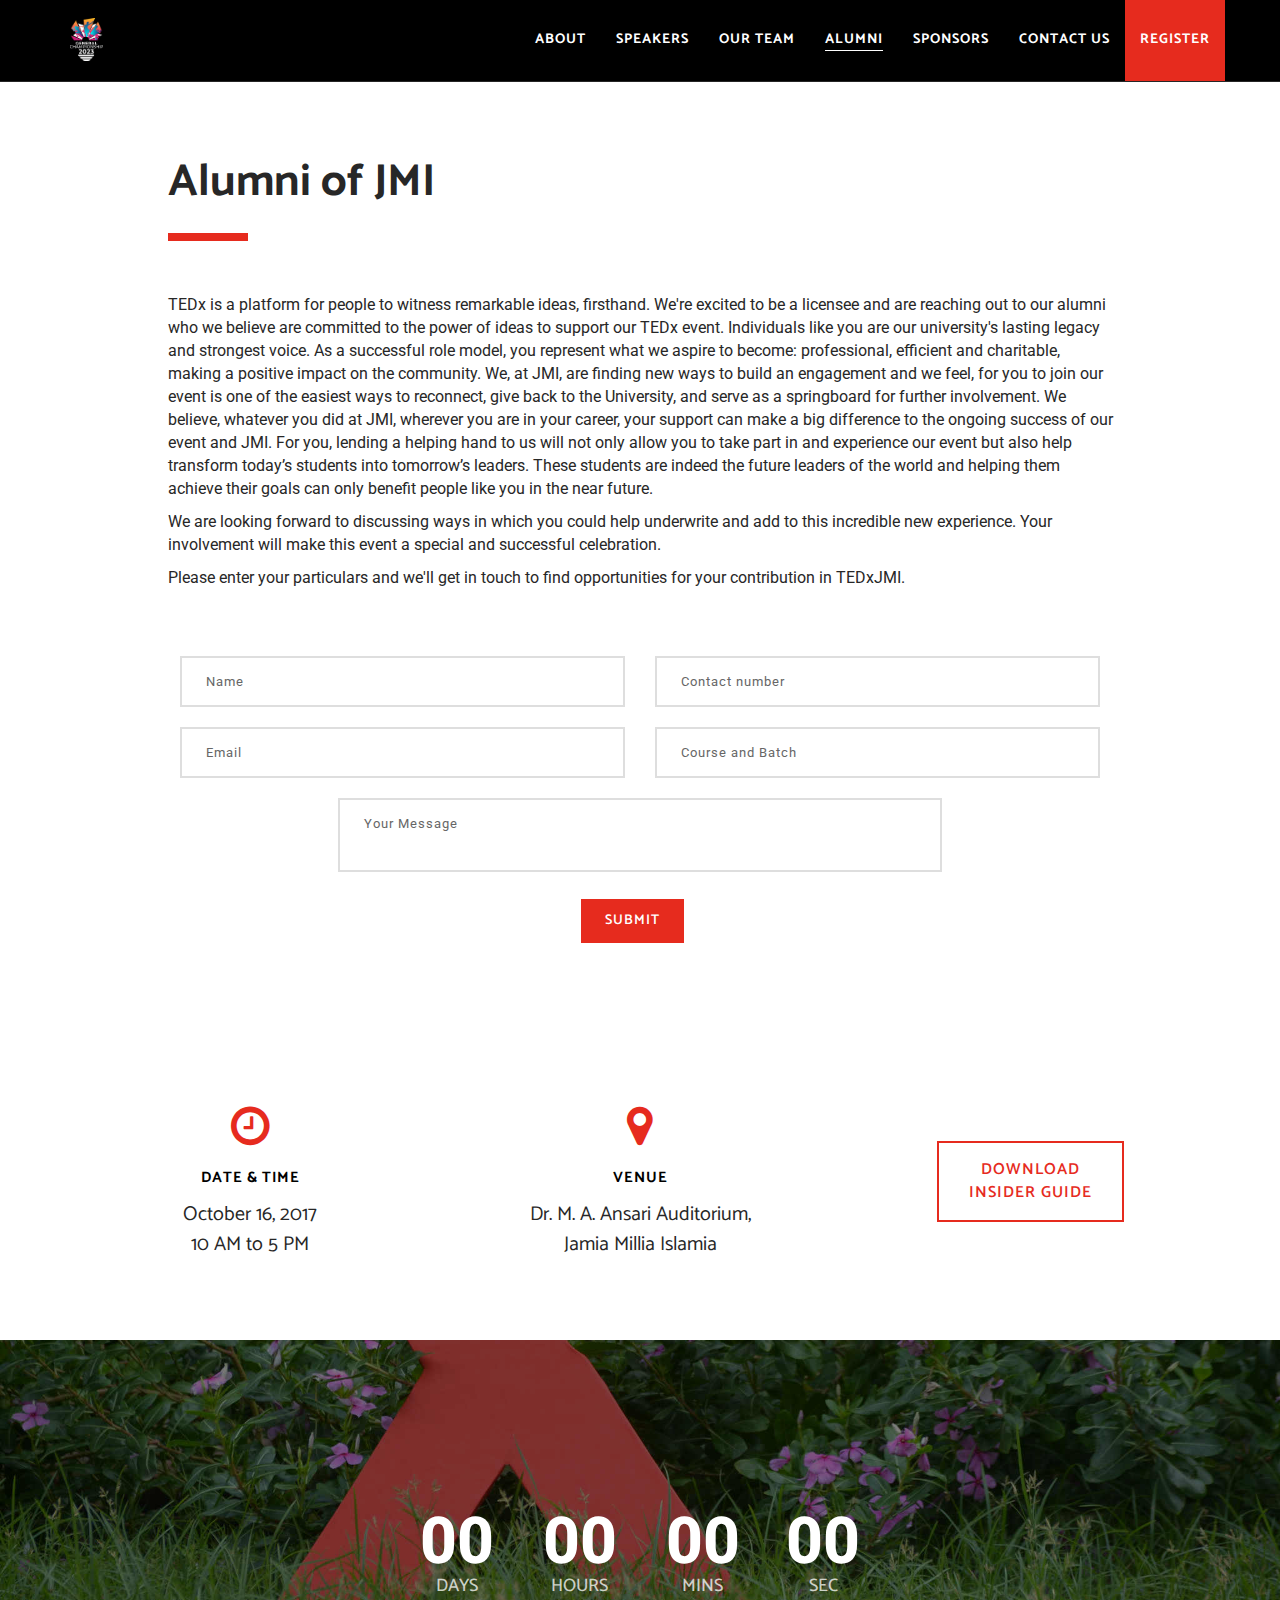
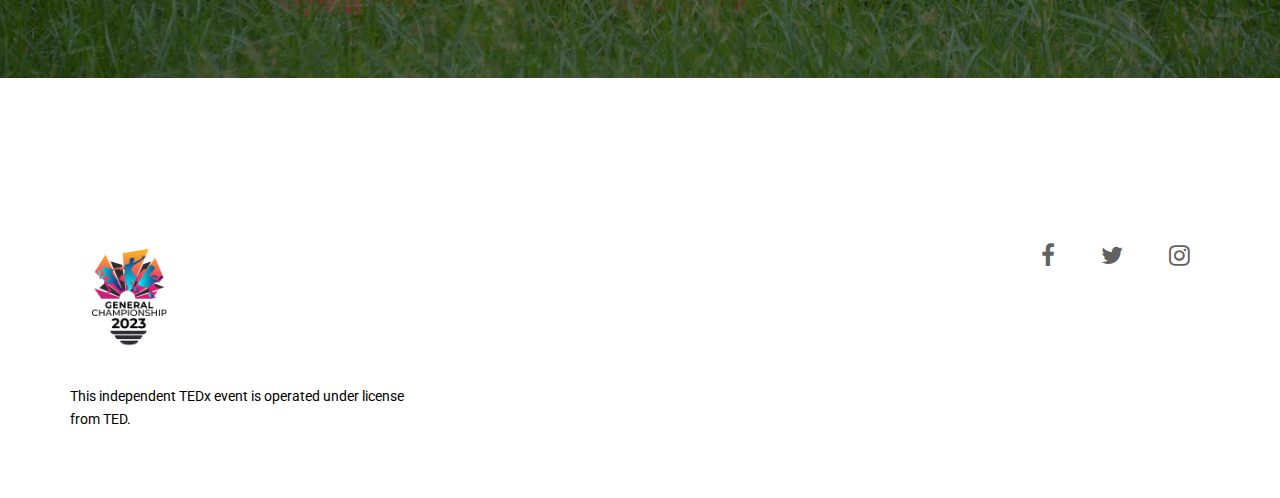
<file: alumni/index.html>
<!--
 _____ _____ ____          _ __  __ ___
|_   _| ____|  _ \__  __  | |  \/  |_ _|
  | | |  _| | | | \ \/ /  | | |\/| || |
  | | | |___| |_| |>  < |_| | |  | || |
  |_| |_____|____//_/\_\___/|_|  |_|___|

Event website by Syed Faheel Ahmad (github.com/faheel)
-->

<!DOCTYPE html>
<!--[if lt IE 7]>      <html class="no-js lt-ie9 lt-ie8 lt-ie7" lang="en"> <![endif]-->
<!--[if IE 7]>         <html class="no-js lt-ie9 lt-ie8" lang="en"> <![endif]-->
<!--[if IE 8]>         <html class="no-js lt-ie9" lang="en"> <![endif]-->
<!--[if gt IE 8]><!-->
<html class="no-js" lang="en">
<!--<![endif]-->

<head>
  <meta charset="utf-8">
  <meta name="viewport" content="width=device-width, initial-scale=1.0, maximum-scale=1">
  <meta http-equiv="X-UA-Compatible" content="IE=edge">

  <!-- Title, icon, description and keywords -->
  <title>Alumni of JMI | TEDxJMI</title>
  <link rel="shortcut icon" href="../res/images/favicon.ico">
  <meta name="description" content="Alumni of JMI. TEDxJMI, x = independently organised TED event. Igniting Minds. This October, at Jamia Millia Islamia.">
  <meta name="keywords" content="TEDx, JMI, Jamia Millia Islamia, New Delhi, event, talks">

  <!-- Social media tags -->
  <!-- Open Graph -->
  <meta property="og:title" content="Alumni of JMI">
  <meta property="og:description" content="TEDxJMI - Igniting Minds. This October, at Jamia Millia Islamia.">
  <meta property="og:image" content="https://tedxjmi.com/res/images/logos/light-social.jpg">
  <meta property="og:url" content="https://tedxjmi.com/alumni">
  <!-- Twitter -->
  <meta name="twitter:card" content="summary_large_image">
  <meta name="twitter:site" content="@TEDx_JMI">
  <!-- Google+ -->
  <meta itemprop="name" content="Alumni of JMI">
  <meta itemprop="description" content="TEDxJMI - Igniting Minds. This October, at Jamia Millia Islamia.">
  <meta itemprop="image" content="https://tedxjmi.com/res/images/logos/light-social.jpg">

  <!-- Browser themes -->
  <meta name="theme-color" content="#000">

  <!-- Bootstrap -->
  <link rel="stylesheet" href="../res/css/bootstrap.min.css">

  <!-- Font Icons -->
  <link rel="stylesheet" href="../res/css/font-awesome.min.css">

  <!-- Plugins -->
  <link rel="stylesheet" href="../res/css/flickity.min.css">
  <link rel="stylesheet" href="../res/css/magnific-popup.css">

  <!-- Main styles -->
  <link rel="stylesheet" href="../res/css/main.css">
  <link rel="stylesheet" href="../res/css/style.css">

  <!-- Color skin -->
  <link rel="stylesheet" href="../res/css/color_red.css">

  <!-- Modernizr JS for IE8 support of HTML5 elements and media queries -->
  <!--[if lt IE 8]>
  <script src="../res/js/modernizr.min.js"></script>
  <![endif]-->
</head>

<body id="page-top">
  <!-- Navigation Start -->
  <nav id="navigation" class="navbar navbar-fixed-top navbar-dark">
    <div class="container">
      <div class="row">
        <div class="navbar-header col-lg-3">
          <button type="button" class="navbar-toggle collapsed" data-toggle="collapse" data-target="#navbar">
            <span class="sr-only">Toggle navigation</span>
            <span class="icon-bar"></span>
            <span class="icon-bar"></span>
            <span class="icon-bar"></span>
          </button>

          <a class="navbar-brand font-family-alt letter-spacing-1 text-extra-large text-uppercase" href="/">
            <img class="logo-navbar-dark" src="../res/images/logos/dark.png" alt=""/>
            <img class="logo-navbar-white" src="../res/images/logos/light.png" alt=""/>
          </a>
        </div>
        <!-- //.navbar-header -->

        <div id="navbar" class="navbar-collapse collapse col-lg-9 pull-right">
          <ul class="nav navbar-nav font-family-alt letter-spacing-1 text-uppercase font-weight-700">
            <li><a href="/" class="line-height-unset">About</a></li>
            <li><a href="/speakers/" class="line-height-unset">Speakers</a></li>
            <li><a href="/our-team/" class="line-height-unset">Our Team</a></li>
            <li><a href="#page-top" class="page-scroll">Alumni</a></li>
            <li><a href="/sponsors/" class="line-height-unset">Sponsors</a></li>
            <li><a href="/contact/" class="line-height-unset">Contact Us</a></li>
            <li class="bg-base-color">
              <a href="/register/" class="line-height-unset width-100">
                Register
              </a>
            </li>
          </ul>
        </div>
        <!-- //.navbar-collapse -->
      </div>
      <!-- //.row -->
    </div>
    <!-- //.container -->
  </nav>
  <!-- //Navigation End -->



  <!-- Section - Alumni Start -->
  <section id="alumni" class="bg-white">
    <div class="container">
      <div class="row no-padding-rl">
        <div class="col-md-10 col-md-offset-1">
          <h2 class="font-family-alt font-weight-700 sm-title-large title-extra-large-2 text-gray-dark-2">
            Alumni of JMI
          </h2>
          <span class="bg-base-color xs-margin-6 xs-no-margin-rl margin-3 no-margin-rl separator-line-extra-thick-long"></span>

          <br>
          <div class="text-gray-dark-2">
            <p>TEDx is a platform for people to witness remarkable ideas, firsthand.
            We're excited to be a  licensee and are reaching out to our alumni who
            we believe are committed to the power of ideas to support our TEDx event.
            Individuals like you are our university's lasting legacy and strongest
            voice. As a successful role model, you represent what we aspire to
            become: professional, efficient and charitable, making a positive impact
            on the community. We, at JMI, are finding new ways to build an engagement
            and we feel, for you to join our event is one of the easiest ways to
            reconnect, give back to the University, and serve as a springboard for
            further involvement. We believe, whatever you did at JMI, wherever you
            are in your career, your support can make a big difference to the ongoing
            success of our event and JMI. For you, lending a helping hand to us
            will not only allow you to take part in and experience our event but
            also help transform today’s students into tomorrow’s leaders. These
            students are indeed the future leaders of the world and helping them
            achieve their goals can only benefit people like you in the near future.</p>

            <p>We are looking forward to discussing ways in which you could help underwrite
            and add to this incredible new experience. Your involvement will make
            this event a special and successful celebration.</p>

            <p>Please enter your particulars and we'll get in touch to find opportunities
            for your contribution in TEDxJMI.</p>
          </div>
        </div>
        <!-- //.col-md-10 -->
      </div>
      <!-- //.row -->

      <div class="row margin-5 no-margin-rl no-margin-bottom">
        <div class="col-md-10 col-md-offset-1">

          <form name="alumni" action="thank-you" method="post" netlify>
            <div class="row">
              <div class="col-sm-6">
                <input type="text" placeholder="Name" name="name" required>
                <input type="email" placeholder="Email" name="email" required>
              </div>
              <!-- //.col-md-6 -->

              <div class="col-sm-6">
                <input type="text" placeholder="Contact number" name="phone" required>
                <input type="text" placeholder="Course and Batch" name="course-and-batch" required>
              </div>
              <!-- //.col-md-6 -->
            </div>
            <!-- //.row -->

            <div class="row">
              <div class="col-sm-8 col-sm-offset-2">
                <textarea placeholder="Your Message" name="message" required></textarea>
              </div>
              <!-- //.col-md-6 -->
            </div>
            <!-- //.row -->

            <div class="row text-center">
              <button type="submit" class="btn btn-base-color btn-medium">
                Submit
              </button>
            </div>
            <!-- //.row -->
          </form>
        </div>
        <!-- //.col-md-10 -->
      </div>
      <!-- //.row -->
    </div>
    <!-- //.container -->
  </section>
  <!-- //Section - Alumni End -->



  <!-- Section - Event banner start -->
  <section id="event-banner" class="bg-white pull-up">
    <div class="container">
      <div class="row">
        <div class="col-sm-4 text-center">
          <i class="fa fa-clock-o display-block text-base-color title-extra-large-2"></i>
          <span class="display-block font-family-alt font-weight-700 letter-spacing-1 margin-5 no-margin-bottom no-margin-rl text-large text-uppercase">
            Date &amp; Time
          </span>
          <p class="margin-3 font-family-alt no-margin-bottom no-margin-rl title-small text-gray-dark-2">
            October 16, 2017<br>
            10 AM to 5 PM
          </p>
        </div>
        <!-- //.col-sm-4 -->

        <div class="col-sm-4 xs-margin-8 xs-no-margin-bottom xs-no-margin-rl text-center">
          <i class="fa fa-map-marker display-block text-base-color title-extra-large-2"></i>
          <span class="display-block font-family-alt font-weight-700 letter-spacing-1 margin-5 no-margin-bottom no-margin-rl text-large text-uppercase">
            Venue
          </span>
          <p class="margin-3 font-family-alt no-margin-bottom no-margin-rl title-small text-gray-dark-2">
            Dr. M. A. Ansari Auditorium,<br>
            Jamia Millia Islamia
          </p>
        </div>
        <!-- //.col-sm-4 -->

        <div id="banner-registration" class="col-sm-4 xs-margin-8 xs-no-margin-bottom xs-no-margin-rl text-center">
          <a href="/res/insider_guide.pdf" class="btn btn-outline-base-color sm-btn-medium btn-large no-margin-rl">
            <span>Download<br>insider guide</span>
          </a>
        </div>
        <!-- //.col-sm-4 -->
      </div>
      <!-- //.row -->
    </div>
  </section>
  <!-- //Section - Event banner end -->



  <!-- Section - Parallax banner start -->
  <section id="home-bg-parallax" class="height-50 no-padding overflow-hidden width-100">
    <!-- BG Parallax -->
    <div class="bg-parallax bg-overlay-black-5 width-100"></div>

    <div class="display-table height-100 position-absolute position-top position-left width-100">
      <div class="display-table-cell vertical-align-middle">
        <div class="container">
          <div class="row">
            <div class="countdown-timer">
              <div class="days">
                <span class="value">00</span>
                <span class="label">DAYS</span>
              </div>
              <div class="hours">
                <span class="value">00</span>
                <span class="label">HOURS</span>
              </div>
              <div class="minutes">
                <span class="value">00</span>
                <span class="label">MINS</span>
              </div>
              <div class="seconds">
                <span class="value">00</span>
                <span class="label">SEC</span>
              </div>
            </div>
          </div>
          <!-- //.row -->
        </div>
        <!-- //.container -->
      </div>
      <!-- //.display-table-cell -->
    </div>
    <!-- //.display-table -->
  </section>
  <!-- //Section - Parallax banner end -->



  <!-- Footer Start -->
  <footer class="footer bg-white">
    <div class="container">
      <div class="row">
        <div class="col-sm-4">
          <div class="footer-logo xs-text-center">
            <img src="../res/images/logos/light.png" alt="">
          </div>
          <!-- //.footer-logo -->
          <p class="disclaimer xs-text-center">
            This independent TEDx event is operated under license from TED.
          </p>
          <!-- //.disclaimer -->
        </div>
        <!-- //.col-sm-4 -->

        <div class="col-sm-8">
          <div class="footer-social text-right">
            <ul class="list-inline list-unstyled no-margin xs-text-center xs-title-small title-medium">
              <li><a href="https://www.facebook.com/tedxjmi/"><i class="fa fa-facebook"></i></a></li>
              <li><a href="https://twitter.com/TEDx_JMI"><i class="fa fa-twitter"></i></a></li>
              <li><a href="https://www.instagram.com/tedxjmi/"><i class="fa fa-instagram"></i></a></li>
            </ul>
          </div>
          <!-- //.footer-social -->
        </div>
        <!-- //.col-sm-8 -->
      </div>
      <!-- //.row -->
    </div>
    <!-- //.container -->
  </footer>
  <!-- //Footer End -->


  <!-- Scroll to top -->
  <a href="#page-top" class="page-scroll scroll-to-top"><i class="fa fa-angle-up"></i></a>


  <!-- jQuery -->
  <script src="../res/js/jquery.min.js"></script>

  <!-- Bootstrap -->
  <script src="../res/js/bootstrap.min.js"></script>

  <!-- Plugins -->
  <script src="../res/js/pace.min.js"></script>
  <script src="../res/js/debouncer.min.js"></script>
  <script src="../res/js/jquery.easing.min.js"></script>
  <script src="../res/js/jquery.inview.min.js"></script>
  <script src="../res/js/jquery.matchHeight.js"></script>
  <script src="../res/js/isotope.pkgd.min.js"></script>
  <script src="../res/js/imagesloaded.pkgd.min.js"></script>
  <script src="../res/js/flickity.pkgd.min.js"></script>
  <script src="../res/js/jquery.magnific-popup.min.js"></script>
  <script src="../res/js/jquery.validate.min.js"></script>

  <!-- BG Parallax JS -->
  <script src="../res/js/TweenMax.min.js"></script>
  <script src="../res/js/ScrollMagic.min.js"></script>
  <script src="../res/js/animation.gsap.min.js"></script>

  <!-- Theme -->
  <script src="../res/js/main.js"></script>

  <!-- Countdown -->
  <script src="../res/js/jquery.countdown.min.js"></script>
  <script src="../res/js/countdown.js"></script>

</body>

</html>
</file>
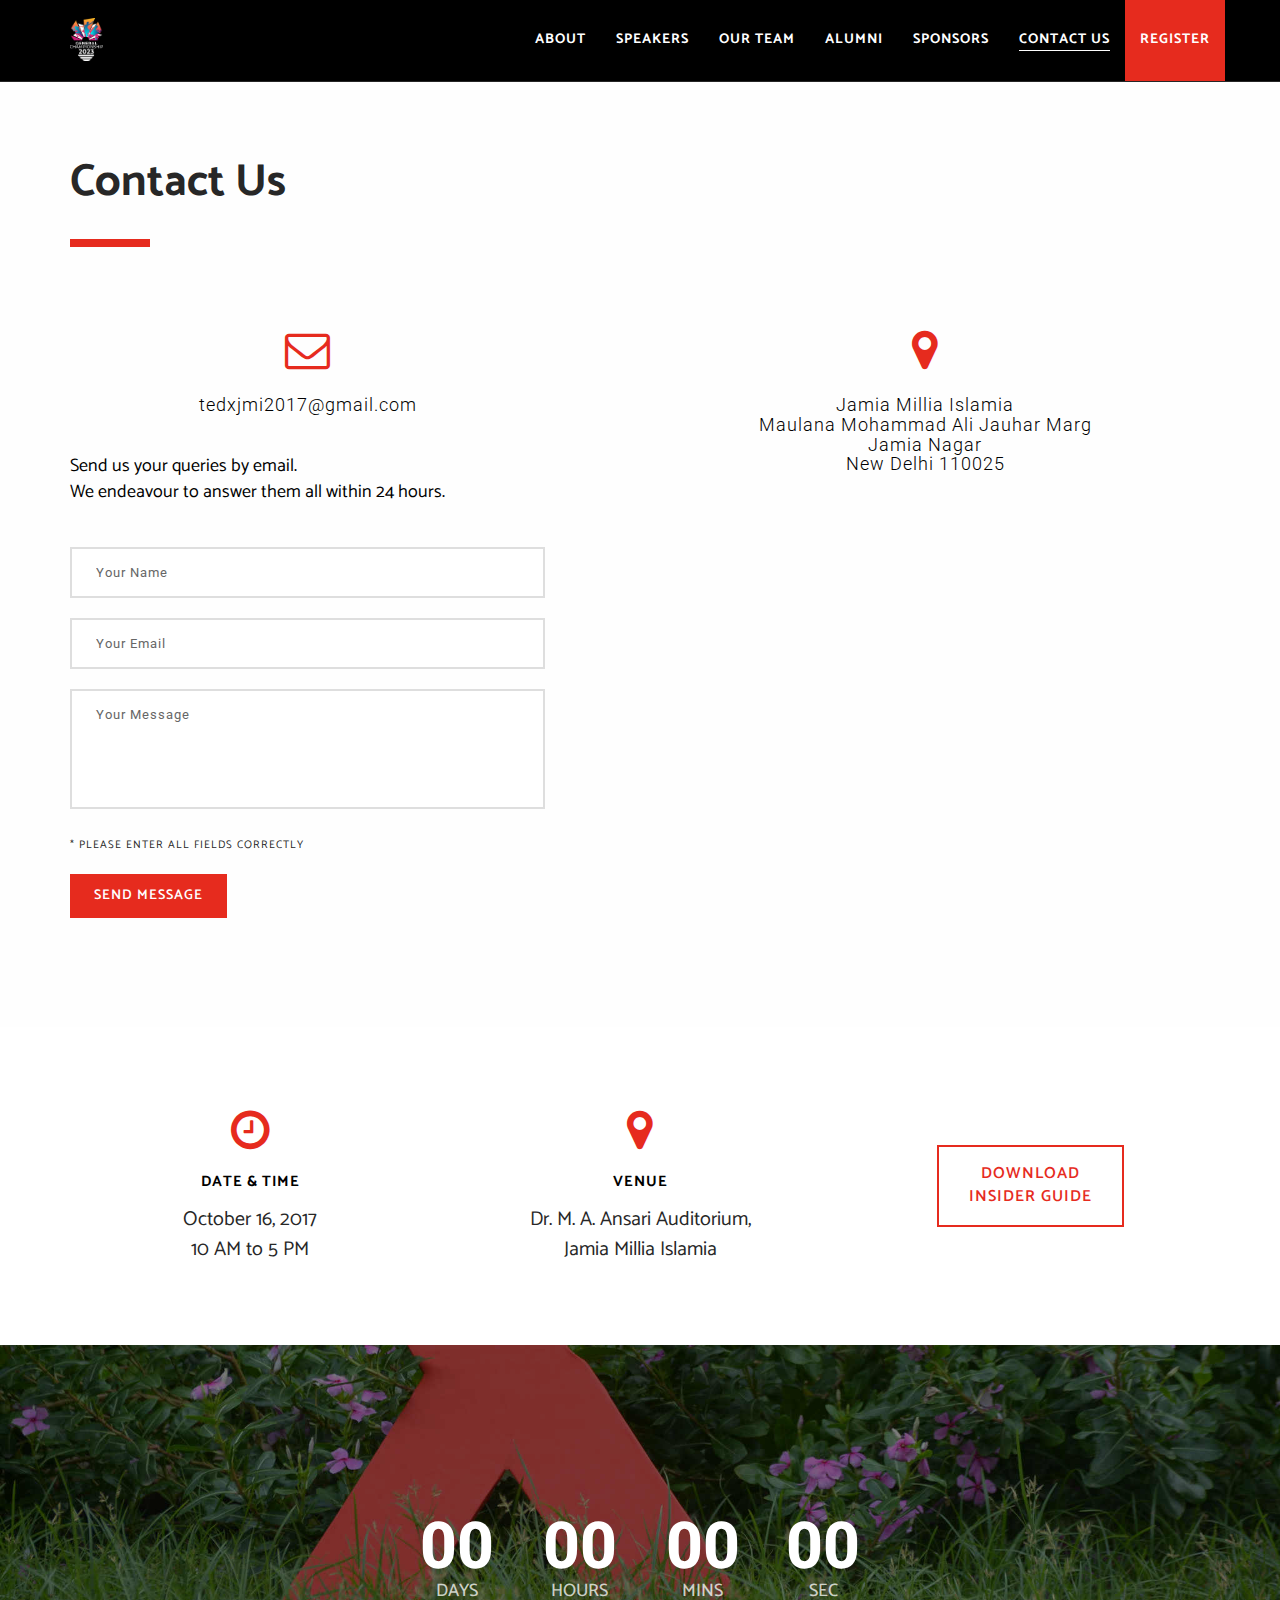
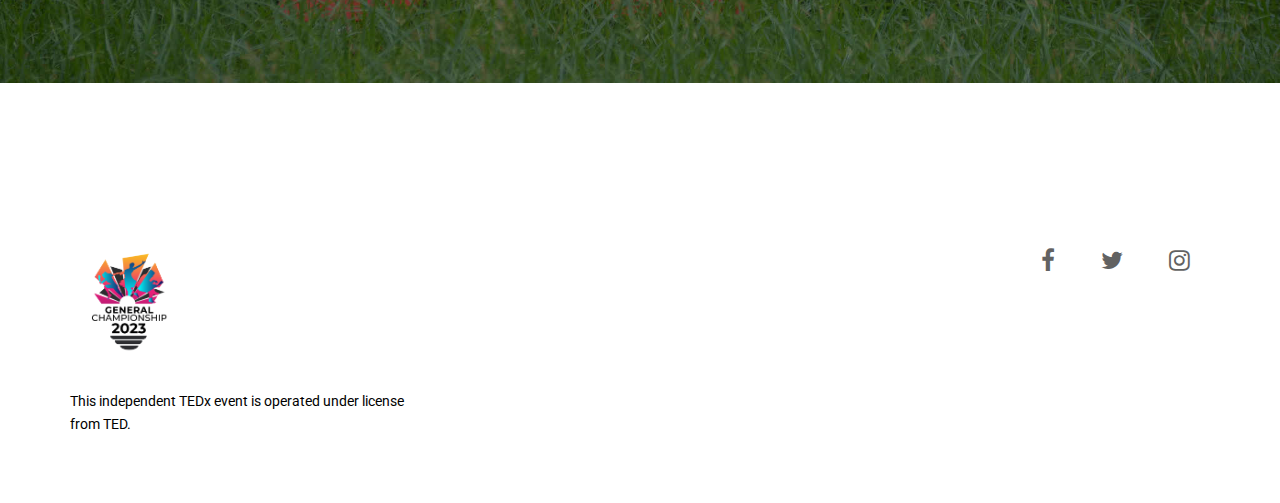
<file: contact/index.html>
<!--
 _____ _____ ____          _ __  __ ___
|_   _| ____|  _ \__  __  | |  \/  |_ _|
  | | |  _| | | | \ \/ /  | | |\/| || |
  | | | |___| |_| |>  < |_| | |  | || |
  |_| |_____|____//_/\_\___/|_|  |_|___|

Event website by Syed Faheel Ahmad (github.com/faheel)
-->

<!DOCTYPE html>
<!--[if lt IE 7]>      <html class="no-js lt-ie9 lt-ie8 lt-ie7" lang="en"> <![endif]-->
<!--[if IE 7]>         <html class="no-js lt-ie9 lt-ie8" lang="en"> <![endif]-->
<!--[if IE 8]>         <html class="no-js lt-ie9" lang="en"> <![endif]-->
<!--[if gt IE 8]><!-->
<html class="no-js" lang="en">
<!--<![endif]-->

<head>
  <meta charset="utf-8">
  <meta name="viewport" content="width=device-width, initial-scale=1.0, maximum-scale=1">
  <meta http-equiv="X-UA-Compatible" content="IE=edge">

  <!-- Title, icon, description and keywords -->
  <title>Contact Us | TEDxJMI</title>
  <link rel="shortcut icon" href="../res/images/favicon.ico">
  <meta name="description" content="Contact us at TEDxJMI, x = independently organised TED event. Igniting Minds. This October, at Jamia Millia Islamia.">
  <meta name="keywords" content="TEDx, JMI, Jamia Millia Islamia, New Delhi, event, talks">

  <!-- Social media tags -->
  <!-- Open Graph -->
  <meta property="og:title" content="Contact us at TEDxJMI">
  <meta property="og:description" content="TEDxJMI - Igniting Minds. This October, at Jamia Millia Islamia.">
  <meta property="og:image" content="https://tedxjmi.com/res/images/logos/light-social.jpg">
  <meta property="og:url" content="https://tedxjmi.com/contact">
  <!-- Twitter -->
  <meta name="twitter:card" content="summary_large_image">
  <meta name="twitter:site" content="@TEDx_JMI">
  <!-- Google+ -->
  <meta itemprop="name" content="Contact us at TEDxJMI">
  <meta itemprop="description" content="TEDxJMI - Igniting Minds. This October, at Jamia Millia Islamia.">
  <meta itemprop="image" content="https://tedxjmi.com/res/images/logos/light-social.jpg">

  <!-- Browser themes -->
  <meta name="theme-color" content="#000">

  <!-- Bootstrap -->
  <link rel="stylesheet" href="../res/css/bootstrap.min.css">

  <!-- Font Icons -->
  <link rel="stylesheet" href="../res/css/font-awesome.min.css">

  <!-- Plugins -->
  <link rel="stylesheet" href="../res/css/flickity.min.css">
  <link rel="stylesheet" href="../res/css/magnific-popup.css">

  <!-- Main styles -->
  <link rel="stylesheet" href="../res/css/main.css">
  <link rel="stylesheet" href="../res/css/style.css">

  <!-- Color skin -->
  <link rel="stylesheet" href="../res/css/color_red.css">

  <!-- Modernizr JS for IE8 support of HTML5 elements and media queries -->
  <!--[if lt IE 8]>
  <script src="../res/js/modernizr.min.js"></script>
  <![endif]-->
</head>

<body id="page-top">
  <!-- Navigation Start -->
  <nav id="navigation" class="navbar navbar-fixed-top navbar-dark">
    <div class="container">
      <div class="row">
        <div class="navbar-header col-lg-3">
          <button type="button" class="navbar-toggle collapsed" data-toggle="collapse" data-target="#navbar">
            <span class="sr-only">Toggle navigation</span>
            <span class="icon-bar"></span>
            <span class="icon-bar"></span>
            <span class="icon-bar"></span>
          </button>

          <a class="navbar-brand font-family-alt letter-spacing-1 text-extra-large text-uppercase" href="/">
            <img class="logo-navbar-dark" src="../res/images/logos/dark.png" alt=""/>
            <img class="logo-navbar-white" src="../res/images/logos/light.png" alt=""/>
          </a>
        </div>
        <!-- //.navbar-header -->

        <div id="navbar" class="navbar-collapse collapse col-lg-9 pull-right">
          <ul class="nav navbar-nav font-family-alt letter-spacing-1 text-uppercase font-weight-700">
            <li><a href="/" class="line-height-unset">About</a></li>
            <li><a href="/speakers/" class="line-height-unset">Speakers</a></li>
            <li><a href="/our-team/" class="line-height-unset">Our Team</a></li>
            <li><a href="/alumni/" class="line-height-unset">Alumni</a></li>
            <li><a href="/sponsors/" class="line-height-unset">Sponsors</a></li>
            <li><a href="#page-top" class="page-scroll">Contact Us</a></li>
            <li class="bg-base-color">
              <a href="/register/" class="line-height-unset width-100">
                Register
              </a>
            </li>
          </ul>
        </div>
        <!-- //.navbar-collapse -->
      </div>
      <!-- //.row -->
    </div>
    <!-- //.container -->
  </nav>
  <!-- //Navigation End -->



  <!-- Section - Contact Start -->
  <section id="contact" class="bg-white-2">
    <div class="container">
      <div class="row no-padding-rl">
        <div class="col-md-12">
          <h2 class="font-family-alt font-weight-700 sm-title-large title-extra-large-2 text-gray-dark-2">
            Contact Us
          </h2>
          <span class="bg-base-color xs-margin-6 xs-no-margin-rl margin-3 no-margin-rl separator-line-extra-thick-long"></span>
        </div>
        <!-- //.col-md-10 -->
      </div>
      <!-- //.row -->

      <div class="row margin-4 no-margin-rl no-margin-bottom">
        <div class="col-md-5 no-padding-rl">
          <div class="row text-center">
            <i class="fa fa-envelope-o display-block text-base-color title-extra-large-2"></i>
            <br>
            <h4 class="font-weight-300 letter-spacing-1">
              tedxjmi2017@gmail.com
            </h4>
          </div>
          <!-- //.row -->

          <p class="margin-8 no-margin-bottom no-margin-rl font-family-alt text-extra-large">
            Send us your queries by email.<br>
            We endeavour to answer them all within 24 hours.
          </p>

          <br>
          <form name="contact" action="thank-you" method="post" id="form-contact" netlify>
            <div class="row margin-4 no-margin-rl">
              <input type="text" placeholder="Your Name" name="name" class="required" required>
              <input type="email" placeholder="Your Email" name="email" class="required email" required>
              <textarea placeholder="Your Message" name="message" class="required" required></textarea>
            </div>
            <!-- //.row -->

            <div class="row margin-4 no-margin-rl">
              <span class="display-block font-family-alt letter-spacing-1 text-gray-dark-2 text-small text-uppercase">
                * Please enter all fields correctly
              </span>
            </div>
            <!-- //.row -->

            <div class="row margin-4 no-margin-rl">
              <button id="btn-form-contact" type="submit" class="btn btn-base-color btn-medium">
                Send Message
              </button>
            </div>
            <!-- //.row -->
          </form>
        </div>
        <!-- //.col-md-5 -->

        <div class="contact-address col-md-6 col-md-offset-1">
          <div class="row text-center">
            <i class="fa fa-map-marker display-block text-base-color title-extra-large-2"></i>
            <!-- <span class="display-block font-family-alt font-weight-700 letter-spacing-1 margin-5 no-margin-bottom no-margin-rl text-large text-uppercase">
              Our Location
            </span> -->
            <br>
            <h4 class="font-weight-300 letter-spacing-1">
              Jamia Millia Islamia
              <br>Maulana Mohammad Ali Jauhar Marg
              <br>Jamia Nagar
              <br>New Delhi 110025
            </h4>
          </div>
          <!-- //.row -->
          <div class="row text-center">
            <div class="margin-8 no-margin-bottom no-margin-rl map">
              <iframe
                src="https://www.google.com/maps/embed?pb=!1m18!1m12!1m3!1d3504.2906312479427!2d77.28254455362033!3d28.56103426474026!2m3!1f0!2f0!3f0!3m2!1i1024!2i768!4f13.1!3m3!1m2!1s0x0%3A0xfb09de6f2e8596e7!2sJamia+Millia+Islamia!5e0!3m2!1sen!2sin!4v1497486772213"
                frameborder="0"
                allowfullscreen>
              </iframe>
            </div>
            <!-- //.map -->
          </div>
          <!-- //.row -->
        </div>
        <!-- //.col-md-6 -->
      </div>
      <!-- //.row -->
    </div>
    <!-- //.container -->
  </section>
  <!-- //Section - Contact End -->



  <!-- Section - Event banner start -->
  <section id="event-banner" class="bg-white pull-up">
    <div class="container">
      <div class="row">
        <div class="col-sm-4 text-center">
          <i class="fa fa-clock-o display-block text-base-color title-extra-large-2"></i>
          <span class="display-block font-family-alt font-weight-700 letter-spacing-1 margin-5 no-margin-bottom no-margin-rl text-large text-uppercase">
            Date &amp; Time
          </span>
          <p class="margin-3 font-family-alt no-margin-bottom no-margin-rl title-small text-gray-dark-2">
            October 16, 2017<br>
            10 AM to 5 PM
          </p>
        </div>
        <!-- //.col-sm-4 -->

        <div class="col-sm-4 xs-margin-8 xs-no-margin-bottom xs-no-margin-rl text-center">
          <i class="fa fa-map-marker display-block text-base-color title-extra-large-2"></i>
          <span class="display-block font-family-alt font-weight-700 letter-spacing-1 margin-5 no-margin-bottom no-margin-rl text-large text-uppercase">
            Venue
          </span>
          <p class="margin-3 font-family-alt no-margin-bottom no-margin-rl title-small text-gray-dark-2">
            Dr. M. A. Ansari Auditorium,<br>
            Jamia Millia Islamia
          </p>
        </div>
        <!-- //.col-sm-4 -->

        <div id="banner-registration" class="col-sm-4 xs-margin-8 xs-no-margin-bottom xs-no-margin-rl text-center">
          <a href="/res/insider_guide.pdf" class="btn btn-outline-base-color sm-btn-medium btn-large no-margin-rl">
            <span>Download<br>insider guide</span>
          </a>
        </div>
        <!-- //.col-sm-4 -->
      </div>
      <!-- //.row -->
    </div>
  </section>
  <!-- //Section - Event banner end -->



  <!-- Section - Parallax banner start -->
  <section id="home-bg-parallax" class="height-50 no-padding overflow-hidden width-100">
    <!-- BG Parallax -->
    <div class="bg-parallax bg-overlay-black-5 width-100"></div>

    <div class="display-table height-100 position-absolute position-top position-left width-100">
      <div class="display-table-cell vertical-align-middle">
        <div class="container">
          <div class="row">
            <div class="countdown-timer">
              <div class="days">
                <span class="value">00</span>
                <span class="label">DAYS</span>
              </div>
              <div class="hours">
                <span class="value">00</span>
                <span class="label">HOURS</span>
              </div>
              <div class="minutes">
                <span class="value">00</span>
                <span class="label">MINS</span>
              </div>
              <div class="seconds">
                <span class="value">00</span>
                <span class="label">SEC</span>
              </div>
            </div>
          </div>
          <!-- //.row -->
        </div>
        <!-- //.container -->
      </div>
      <!-- //.display-table-cell -->
    </div>
    <!-- //.display-table -->
  </section>
  <!-- //Section - Parallax banner end -->



  <!-- Footer Start -->
  <footer class="footer bg-white">
    <div class="container">
      <div class="row">
        <div class="col-sm-4">
          <div class="footer-logo xs-text-center">
            <img src="../res/images/logos/light.png" alt="">
          </div>
          <!-- //.footer-logo -->
          <p class="disclaimer xs-text-center">
            This independent TEDx event is operated under license from TED.
          </p>
          <!-- //.disclaimer -->
        </div>
        <!-- //.col-sm-4 -->

        <div class="col-sm-8">
          <div class="footer-social text-right">
            <ul class="list-inline list-unstyled no-margin xs-text-center xs-title-small title-medium">
              <li><a href="https://www.facebook.com/tedxjmi/"><i class="fa fa-facebook"></i></a></li>
              <li><a href="https://twitter.com/TEDx_JMI"><i class="fa fa-twitter"></i></a></li>
              <li><a href="https://www.instagram.com/tedxjmi/"><i class="fa fa-instagram"></i></a></li>
            </ul>
          </div>
          <!-- //.footer-social -->
        </div>
        <!-- //.col-sm-8 -->
      </div>
      <!-- //.row -->
    </div>
    <!-- //.container -->
  </footer>
  <!-- //Footer End -->


  <!-- Scroll to top -->
  <a href="#page-top" class="page-scroll scroll-to-top"><i class="fa fa-angle-up"></i></a>


  <!-- jQuery -->
  <script src="../res/js/jquery.min.js"></script>

  <!-- Bootstrap -->
  <script src="../res/js/bootstrap.min.js"></script>

  <!-- Plugins -->
  <script src="../res/js/pace.min.js"></script>
  <script src="../res/js/debouncer.min.js"></script>
  <script src="../res/js/jquery.easing.min.js"></script>
  <script src="../res/js/jquery.inview.min.js"></script>
  <script src="../res/js/jquery.matchHeight.js"></script>
  <script src="../res/js/isotope.pkgd.min.js"></script>
  <script src="../res/js/imagesloaded.pkgd.min.js"></script>
  <script src="../res/js/flickity.pkgd.min.js"></script>
  <script src="../res/js/jquery.magnific-popup.min.js"></script>
  <script src="../res/js/jquery.validate.min.js"></script>

  <!-- BG Parallax JS -->
  <script src="../res/js/TweenMax.min.js"></script>
  <script src="../res/js/ScrollMagic.min.js"></script>
  <script src="../res/js/animation.gsap.min.js"></script>

  <!-- Theme -->
  <script src="../res/js/main.js"></script>

  <!-- Countdown -->
  <script src="../res/js/jquery.countdown.min.js"></script>
  <script src="../res/js/countdown.js"></script>

</body>

</html>
</file>
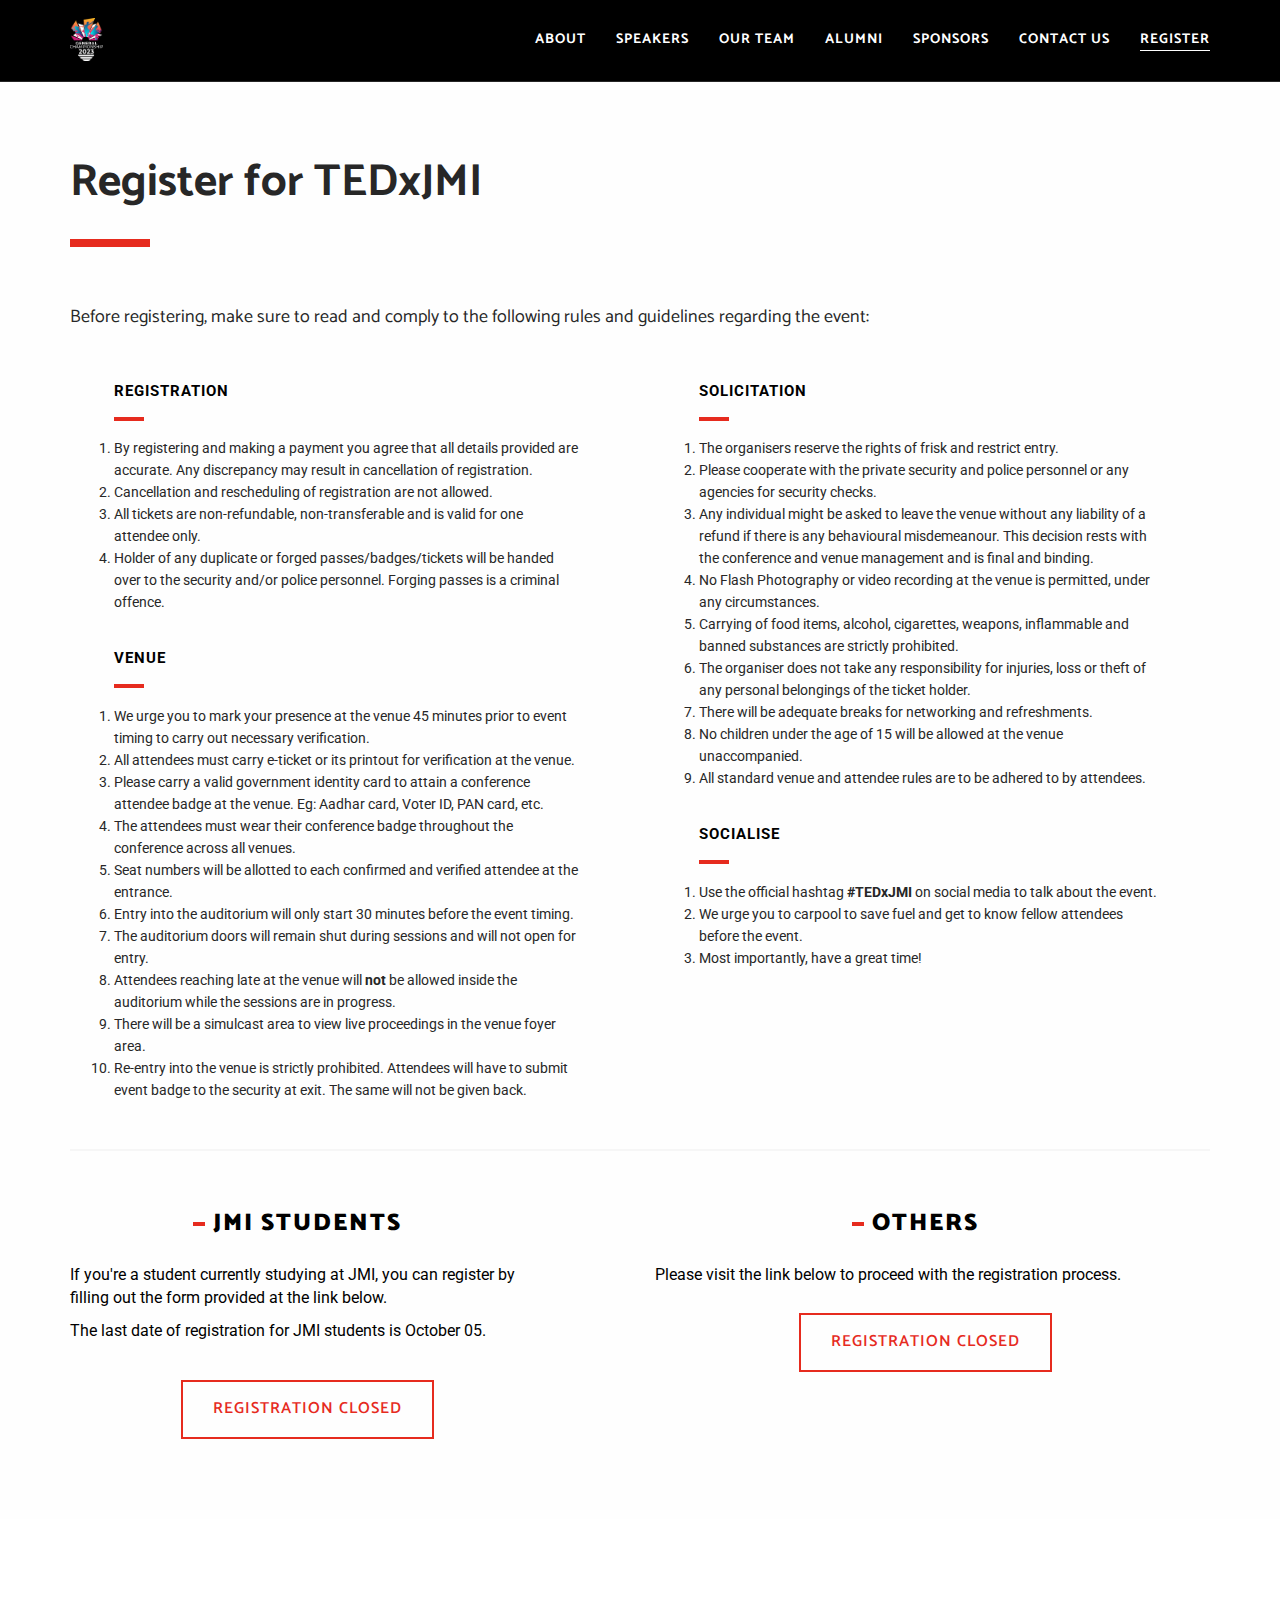
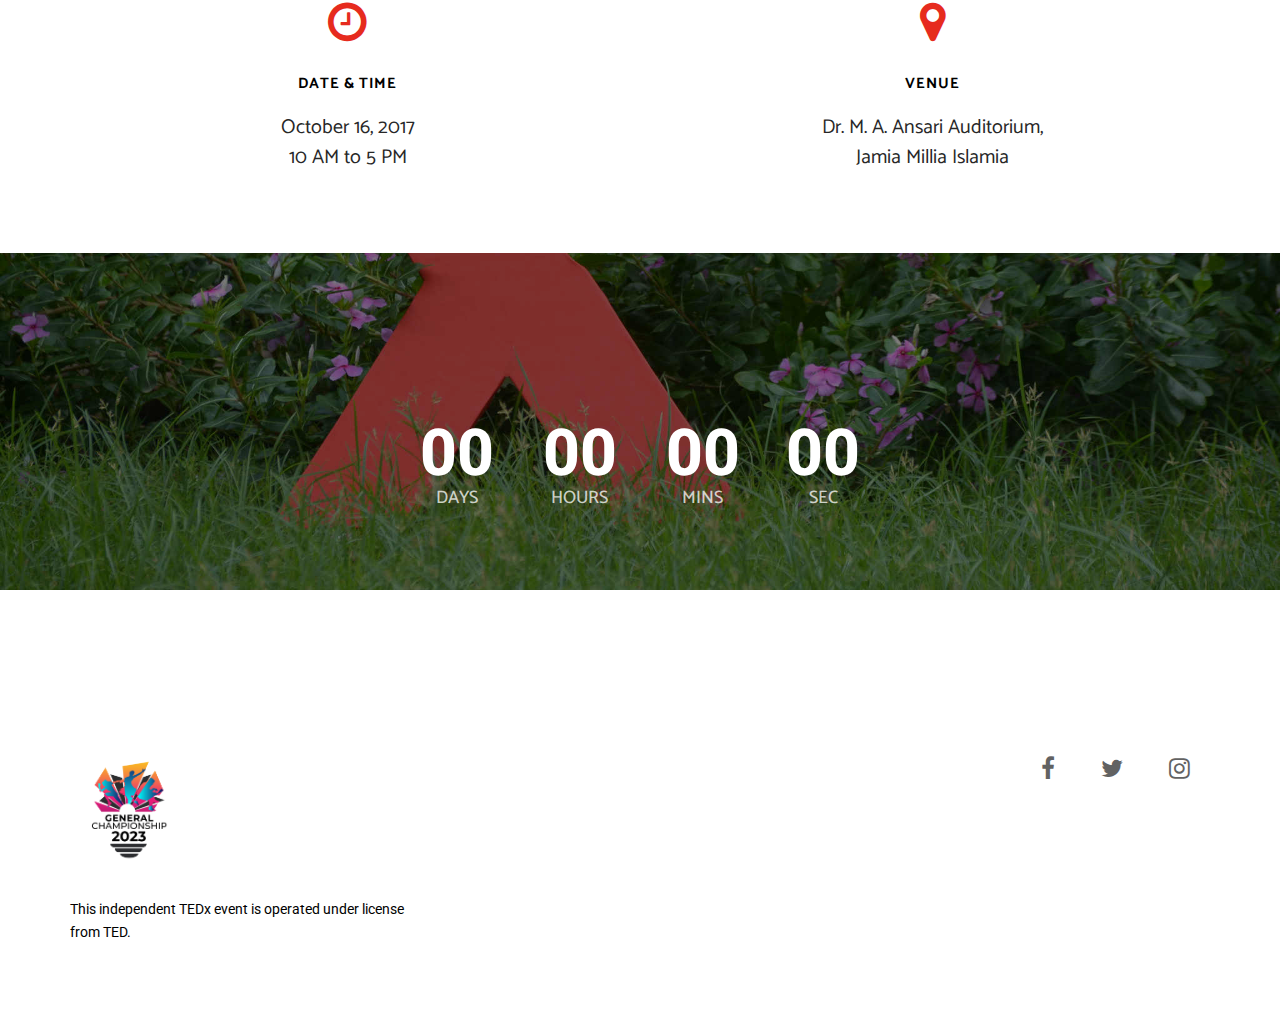
<file: register/index.html>
<!--
 _____ _____ ____          _ __  __ ___
|_   _| ____|  _ \__  __  | |  \/  |_ _|
  | | |  _| | | | \ \/ /  | | |\/| || |
  | | | |___| |_| |>  < |_| | |  | || |
  |_| |_____|____//_/\_\___/|_|  |_|___|

Event website by Syed Faheel Ahmad (github.com/faheel)
-->

<!DOCTYPE html>
<!--[if lt IE 7]>      <html class="no-js lt-ie9 lt-ie8 lt-ie7" lang="en"> <![endif]-->
<!--[if IE 7]>         <html class="no-js lt-ie9 lt-ie8" lang="en"> <![endif]-->
<!--[if IE 8]>         <html class="no-js lt-ie9" lang="en"> <![endif]-->
<!--[if gt IE 8]><!-->
<html class="no-js" lang="en">
<!--<![endif]-->

<head>
  <meta charset="utf-8">
  <meta name="viewport" content="width=device-width, initial-scale=1.0, maximum-scale=1">
  <meta http-equiv="X-UA-Compatible" content="IE=edge">

  <!-- Title, icon, description and keywords -->
  <title>Register | TEDxJMI</title>
  <link rel="shortcut icon" href="../res/images/favicon.ico">
  <meta name="description" content="Register for TEDxJMI, x = independently organised TED event. Igniting Minds. This October, at Jamia Millia Islamia.">
  <meta name="keywords" content="TEDx, JMI, Jamia Millia Islamia, New Delhi, event, talks">

  <!-- Social media tags -->
  <!-- Open Graph -->
  <meta property="og:title" content="Register for TEDxJMI">
  <meta property="og:description" content="TEDxJMI - Igniting Minds. This October, at Jamia Millia Islamia.">
  <meta property="og:image" content="https://tedxjmi.com/res/images/logos/light-social.jpg">
  <meta property="og:url" content="https://tedxjmi.com/register">
  <!-- Twitter -->
  <meta name="twitter:card" content="summary_large_image">
  <meta name="twitter:site" content="@TEDx_JMI">
  <!-- Google+ -->
  <meta itemprop="name" content="Register for TEDxJMI">
  <meta itemprop="description" content="TEDxJMI - Igniting Minds. This October, at Jamia Millia Islamia.">
  <meta itemprop="image" content="https://tedxjmi.com/res/images/logos/light-social.jpg">

  <!-- Browser themes -->
  <meta name="theme-color" content="#000">

  <!-- Bootstrap -->
  <link rel="stylesheet" href="../res/css/bootstrap.min.css">

  <!-- Font Icons -->
  <link rel="stylesheet" href="../res/css/font-awesome.min.css">

  <!-- Plugins -->
  <link rel="stylesheet" href="../res/css/flickity.min.css">
  <link rel="stylesheet" href="../res/css/magnific-popup.css">

  <!-- Main styles -->
  <link rel="stylesheet" href="../res/css/main.css">
  <link rel="stylesheet" href="../res/css/style.css">

  <!-- Color skin -->
  <link rel="stylesheet" href="../res/css/color_red.css">

  <!-- Modernizr JS for IE8 support of HTML5 elements and media queries -->
  <!--[if lt IE 8]>
  <script src="../res/js/modernizr.min.js"></script>
  <![endif]-->
</head>

<body id="page-top">
  <!-- Navigation Start -->
  <nav id="navigation" class="navbar navbar-fixed-top navbar-dark">
    <div class="container">
      <div class="row">
        <div class="navbar-header col-lg-3">
          <button type="button" class="navbar-toggle collapsed" data-toggle="collapse" data-target="#navbar">
            <span class="sr-only">Toggle navigation</span>
            <span class="icon-bar"></span>
            <span class="icon-bar"></span>
            <span class="icon-bar"></span>
          </button>

          <a class="navbar-brand font-family-alt letter-spacing-1 text-extra-large text-uppercase" href="/">
            <img class="logo-navbar-dark" src="../res/images/logos/dark.png" alt=""/>
            <img class="logo-navbar-white" src="../res/images/logos/light.png" alt=""/>
          </a>
        </div>
        <!-- //.navbar-header -->

        <div id="navbar" class="navbar-collapse collapse col-lg-9 pull-right">
          <ul class="nav navbar-nav font-family-alt letter-spacing-1 text-uppercase font-weight-700">
            <li><a href="/" class="line-height-unset">About</a></li>
            <li><a href="/speakers/" class="line-height-unset">Speakers</a></li>
            <li><a href="/our-team/" class="line-height-unset">Our Team</a></li>
            <li><a href="/alumni/" class="line-height-unset">Alumni</a></li>
            <li><a href="/sponsors/" class="line-height-unset">Sponsors</a></li>
            <li><a href="/contact/" class="line-height-unset">Contact Us</a></li>
            <li><a href="#page-top" class="page-scroll">Register</a></li>
          </ul>
        </div>
        <!-- //.navbar-collapse -->
      </div>
      <!-- //.row -->
    </div>
    <!-- //.container -->
  </nav>
  <!-- //Navigation End -->



  <!-- Section - Registration start -->
  <section id="registration" class="bg-white-2">
    <div class="container">
      <div class="row no-padding-rl">
        <div class="col-md-12">
          <h2 class="font-family-alt font-weight-700 sm-title-large title-extra-large-2 text-gray-dark-2">
            Register for TEDxJMI
          </h2>
          <span class="bg-base-color xs-margin-6 xs-no-margin-rl margin-3 no-margin-rl separator-line-extra-thick-long"></span>
        </div>
        <!-- //.col-md-12 -->
      </div>
      <!-- //.row -->

      <div class="row margin-2 no-margin-rl no-margin-bottom">
        <p class="font-family-alt sm-text-large text-extra-large text-gray-dark-2">
          Before registering, make sure to read and comply to the following rules
          and guidelines regarding the event:
        </p>

        <div class="row">
          <div class="col-sm-6">
            <div class="display-table height-100 no-padding-rl padding-7 width-100">
              <div class="display-table-cell no-padding-tb padding-8 vertical-align-middle">
                <span class="display-block font-weight-700 letter-spacing-1 text-large text-uppercase">
                  Registration
                </span>
                <span class="bg-base-color display-inline-block margin-3 no-margin-bottom no-margin-rl separator-line-thick"></span>
                <span class="display-block margin-2 no-margin-bottom no-margin-rl text-medium text-gray-dark-2">
                  <ol>
                    <li>By registering and making a payment you agree that all details provided are accurate. Any discrepancy may result in cancellation of registration.</li>
                    <li>Cancellation and rescheduling of registration are not allowed.</li>
                    <li>All tickets are non-refundable, non-transferable and is valid for one attendee only.</li>
                    <li>Holder of any duplicate or forged passes/badges/tickets will be handed over to the security and/or police personnel. Forging passes is a criminal offence.</li>
                  </ol>
                </span>
                <br>

                <span class="display-block font-weight-700 letter-spacing-1 text-large text-uppercase">
                  Venue
                </span>
                <span class="bg-base-color display-inline-block margin-3 no-margin-bottom no-margin-rl separator-line-thick"></span>
                <span class="display-block margin-2 no-margin-bottom no-margin-rl text-medium text-gray-dark-2">
                  <ol>
                    <li>We urge you to mark your presence at the venue 45 minutes prior to event timing to carry out necessary verification.</li>
                    <li>All attendees must carry e-ticket or its printout for verification at the venue.</li>
                    <li>Please carry a valid government identity card to attain a conference attendee badge at the venue. Eg: Aadhar card, Voter ID, PAN card, etc.</li>
                    <li>The attendees must wear their conference badge throughout the conference across all venues.</li>
                    <li>Seat numbers will be allotted to each confirmed and verified attendee at the entrance.</li>
                    <li>Entry into the auditorium will only start 30 minutes before the event timing.</li>
                    <li>The auditorium doors will remain shut during sessions and will not open for entry.</li>
                    <li>Attendees reaching late at the venue will <b>not</b> be allowed inside the auditorium while the sessions are in progress.</li>
                    <li>There will be a simulcast area to view live proceedings in the venue foyer area.</li>
                    <li>Re-entry into the venue is strictly prohibited. Attendees will have to submit event badge to the security at exit. The same will not be given back.</li>
                  </ol>
                </span>
              </div>
              <!-- //.display-table-cell -->
            </div>
            <!-- //.display-table -->
          </div>

          <div class="col-sm-6">
            <div class="display-table height-100 xs-no-padding-top no-padding-rl padding-7 width-100">
              <div class="display-table-cell no-padding-tb padding-8 vertical-align-middle">
                <span class="display-block font-weight-700 letter-spacing-1 text-large text-uppercase">
                  Solicitation
                </span>
                <span class="bg-base-color display-inline-block margin-3 no-margin-bottom no-margin-rl separator-line-thick"></span>
                <span class="display-block margin-2 no-margin-bottom no-margin-rl text-medium text-gray-dark-2">
                  <ol>
                    <li>The organisers reserve the rights of frisk and restrict entry.</li>
                    <li>Please cooperate with the private security and police personnel or any agencies for security checks.</li>
                    <li>Any individual might be asked to leave the venue without any liability of a refund if there is any behavioural misdemeanour. This decision rests with the conference and venue management and is final and binding.</li>
                    <li>No Flash Photography or video recording at the venue is permitted, under any circumstances.</li>
                    <li>Carrying of food items, alcohol, cigarettes, weapons, inflammable and banned substances are strictly prohibited.</li>
                    <li>The organiser does not take any responsibility for injuries, loss or theft of any personal belongings of the ticket holder.</li>
                    <li>There will be adequate breaks for networking and refreshments.</li>
                    <li>No children under the age of 15 will be allowed at the venue unaccompanied.</li>
                    <li>All standard venue and attendee rules are to be adhered to by attendees.</li>
                  </ol>
                </span>
                <br>

                <span class="display-block font-weight-700 letter-spacing-1 text-large text-uppercase">
                  Socialise
                </span>
                <span class="bg-base-color display-inline-block margin-3 no-margin-bottom no-margin-rl separator-line-thick"></span>
                <span class="display-block margin-2 no-margin-bottom no-margin-rl text-medium text-gray-dark-2">
                  <ol>
                    <li>Use the official hashtag <b>#TEDxJMI</b> on social media to talk about the event.</li>
                    <li>We urge you to carpool to save fuel and get to know fellow attendees before the event.</li>
                    <li>Most importantly, have a great time!</li>
                  </ol>
                </span>
              </div>
              <!-- //.display-table-cell -->
            </div>
            <!-- //.display-table -->
          </div>
          <!-- //Features Box Style v3 End -->
        </div>
      </div>

      <span class="bg-gray-light-2 separator-line-full"></span>

      <div class="row margin-5 no-margin-rl no-margin-bottom">
        <div class="col-md-5 no-padding-rl">
          <div class="row text-center">
            <h3 class="font-family-alt font-weight-900 letter-spacing-2 text-uppercase xs-title-small title-medium title-sideline-base-color">
              JMI Students
            </h3>
          </div>
          <br>
          <p>
            If you're a student currently studying at JMI, you can register by
            filling out the form provided at the link below.
          </p>
          <p>
            The last date of registration for JMI students is October 05.
          </p>
          <div class="margin-8 no-margin-bottom no-margin-rl text-center">
            <span class="btn btn-outline-base-color sm-btn-medium btn-large no-margin-rl">
              Registration closed
            </span>
          </div>
        </div>
        <!-- //.col-md-5 -->

        <div class="contact-address col-md-6 col-md-offset-1">
          <div class="row text-center">
            <h3 class="font-family-alt font-weight-900 letter-spacing-2 text-uppercase xs-title-small title-medium title-sideline-base-color">
              Others
            </h3>
          </div>
          <br>
          <p>
            Please visit the link below to proceed with the registration process.
          </p>
          <div class="margin-5 no-margin-bottom no-margin-rl text-center">
            <span class="btn btn-outline-base-color sm-btn-medium btn-large no-margin-rl">
              Registration closed
            </span>
          </div>
        </div>
        <!-- //.col-md-6 -->
      </div>
      <!-- //.row -->
    </div>
    <!-- //.container -->
  </section>
  <!-- //Section - Registration end -->



  <!-- Section - Event banner start -->
  <section id="event-banner" class="bg-white pull-up">
    <div class="container">
      <div class="row">
        <div class="col-sm-6 text-center">
          <i class="fa fa-clock-o display-block text-base-color title-extra-large-2"></i>
          <span class="display-block font-family-alt font-weight-700 letter-spacing-1 margin-5 no-margin-bottom no-margin-rl text-large text-uppercase">
            Date &amp; Time
          </span>
          <p class="margin-3 font-family-alt no-margin-bottom no-margin-rl title-small text-gray-dark-2">
            October 16, 2017<br>
            10 AM to 5 PM
          </p>
        </div>
        <!-- //.col-sm-4 -->

        <div class="col-sm-6 xs-margin-8 xs-no-margin-bottom xs-no-margin-rl text-center">
          <i class="fa fa-map-marker display-block text-base-color title-extra-large-2"></i>
          <span class="display-block font-family-alt font-weight-700 letter-spacing-1 margin-5 no-margin-bottom no-margin-rl text-large text-uppercase">
            Venue
          </span>
          <p class="margin-3 font-family-alt no-margin-bottom no-margin-rl title-small text-gray-dark-2">
            Dr. M. A. Ansari Auditorium,<br>
            Jamia Millia Islamia
          </p>
        </div>
        <!-- //.col-sm-4 -->
      </div>
      <!-- //.row -->
    </div>
  </section>
  <!-- //Section - Event banner end -->



  <!-- Section - Parallax banner start -->
  <section id="home-bg-parallax" class="height-50 no-padding overflow-hidden width-100">
    <!-- BG Parallax -->
    <div class="bg-parallax bg-overlay-black-5 width-100"></div>

    <div class="display-table height-100 position-absolute position-top position-left width-100">
      <div class="display-table-cell vertical-align-middle">
        <div class="container">
          <div class="row">
            <div class="countdown-timer">
              <div class="days">
                <span class="value">00</span>
                <span class="label">DAYS</span>
              </div>
              <div class="hours">
                <span class="value">00</span>
                <span class="label">HOURS</span>
              </div>
              <div class="minutes">
                <span class="value">00</span>
                <span class="label">MINS</span>
              </div>
              <div class="seconds">
                <span class="value">00</span>
                <span class="label">SEC</span>
              </div>
            </div>
          </div>
          <!-- //.row -->
        </div>
        <!-- //.container -->
      </div>
      <!-- //.display-table-cell -->
    </div>
    <!-- //.display-table -->
  </section>
  <!-- //Section - Parallax banner end -->



  <!-- Footer Start -->
  <footer class="footer bg-white">
    <div class="container">
      <div class="row">
        <div class="col-sm-4">
          <div class="footer-logo xs-text-center">
            <img src="../res/images/logos/light.png" alt="">
          </div>
          <!-- //.footer-logo -->
          <p class="disclaimer xs-text-center">
            This independent TEDx event is operated under license from TED.
          </p>
          <!-- //.disclaimer -->
        </div>
        <!-- //.col-sm-4 -->

        <div class="col-sm-8">
          <div class="footer-social text-right">
            <ul class="list-inline list-unstyled no-margin xs-text-center xs-title-small title-medium">
              <li><a href="https://www.facebook.com/tedxjmi/"><i class="fa fa-facebook"></i></a></li>
              <li><a href="https://twitter.com/TEDx_JMI"><i class="fa fa-twitter"></i></a></li>
              <li><a href="https://www.instagram.com/tedxjmi/"><i class="fa fa-instagram"></i></a></li>
            </ul>
          </div>
          <!-- //.footer-social -->
        </div>
        <!-- //.col-sm-8 -->
      </div>
      <!-- //.row -->
    </div>
    <!-- //.container -->
  </footer>
  <!-- //Footer End -->


  <!-- Scroll to top -->
  <a href="#page-top" class="page-scroll scroll-to-top"><i class="fa fa-angle-up"></i></a>


  <!-- jQuery -->
  <script src="../res/js/jquery.min.js"></script>

  <!-- Bootstrap -->
  <script src="../res/js/bootstrap.min.js"></script>

  <!-- Plugins -->
  <script src="../res/js/pace.min.js"></script>
  <script src="../res/js/debouncer.min.js"></script>
  <script src="../res/js/jquery.easing.min.js"></script>
  <script src="../res/js/jquery.inview.min.js"></script>
  <script src="../res/js/jquery.matchHeight.js"></script>
  <script src="../res/js/isotope.pkgd.min.js"></script>
  <script src="../res/js/imagesloaded.pkgd.min.js"></script>
  <script src="../res/js/flickity.pkgd.min.js"></script>
  <script src="../res/js/jquery.magnific-popup.min.js"></script>
  <script src="../res/js/jquery.validate.min.js"></script>

  <!-- BG Parallax JS -->
  <script src="../res/js/TweenMax.min.js"></script>
  <script src="../res/js/ScrollMagic.min.js"></script>
  <script src="../res/js/animation.gsap.min.js"></script>

  <!-- Theme -->
  <script src="../res/js/main.js"></script>

  <!-- Countdown -->
  <script src="../res/js/jquery.countdown.min.js"></script>
  <script src="../res/js/countdown.js"></script>

</body>

</html>
</file>
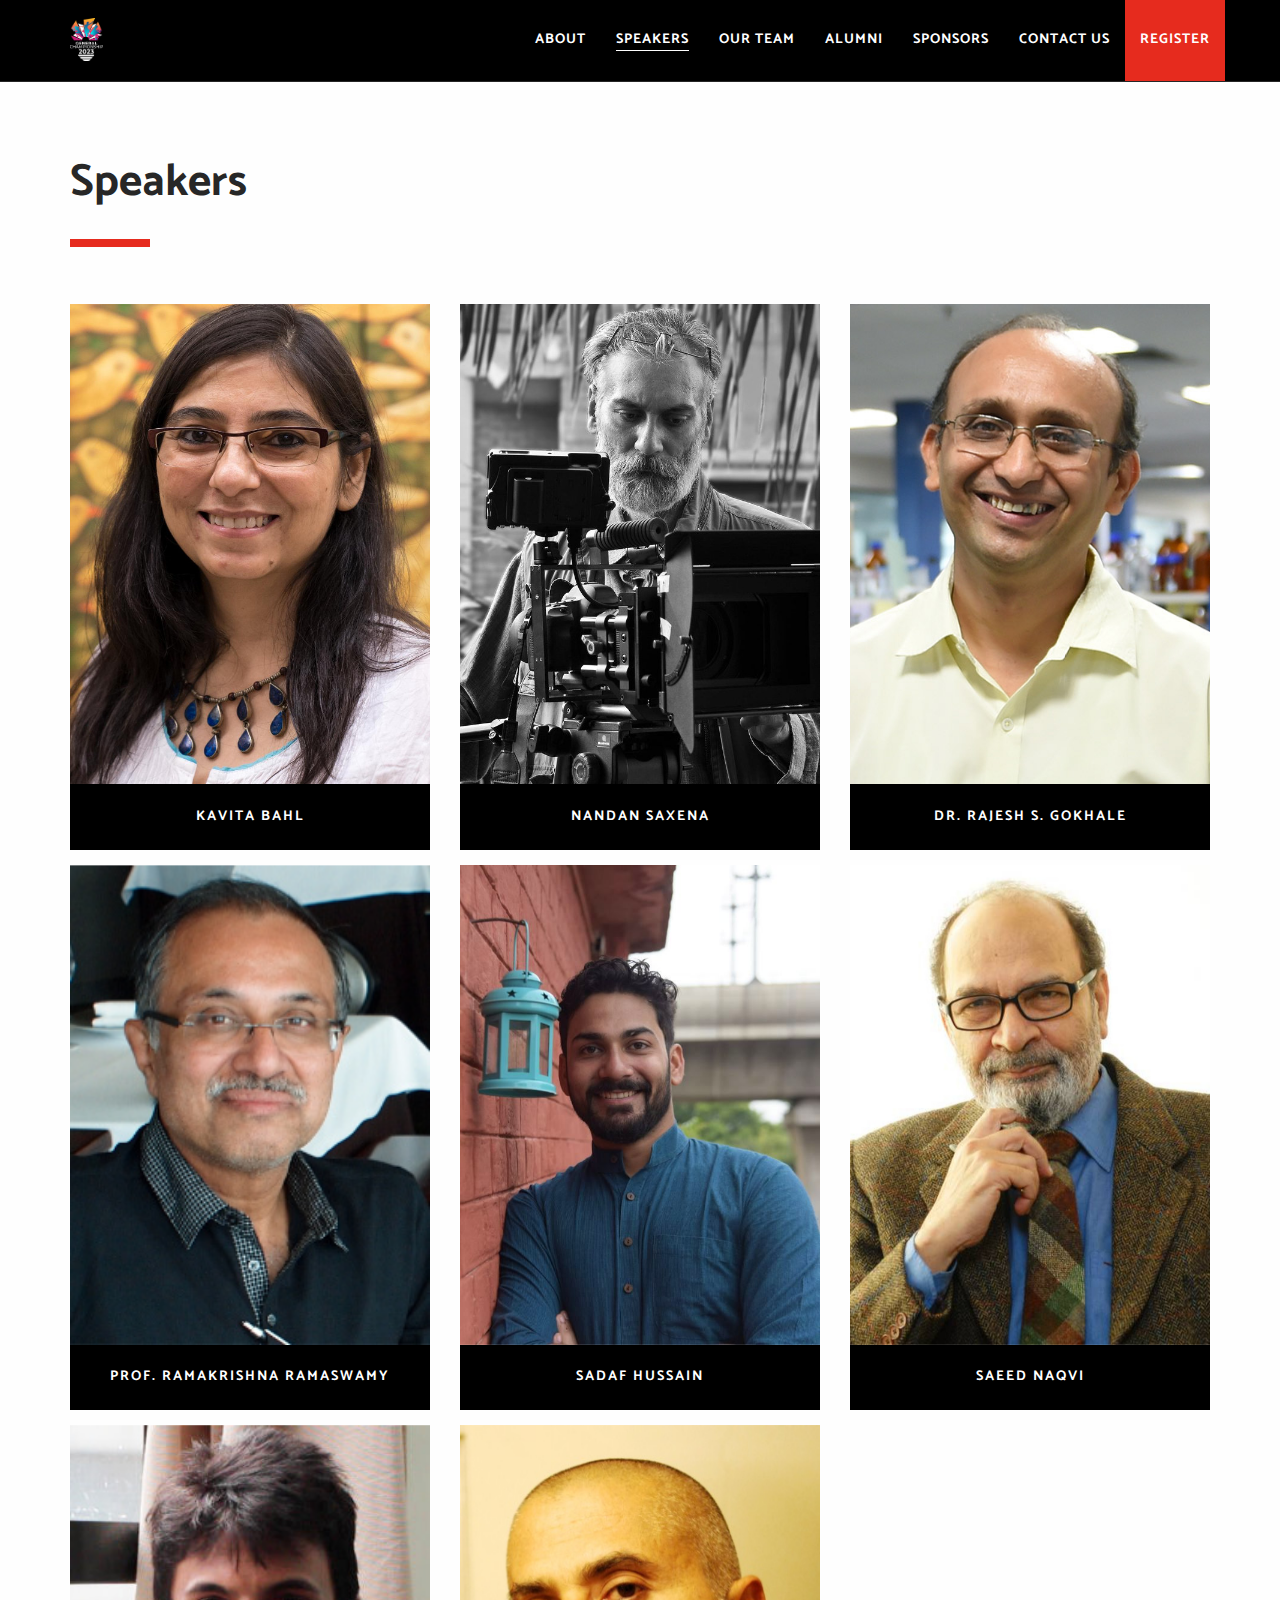
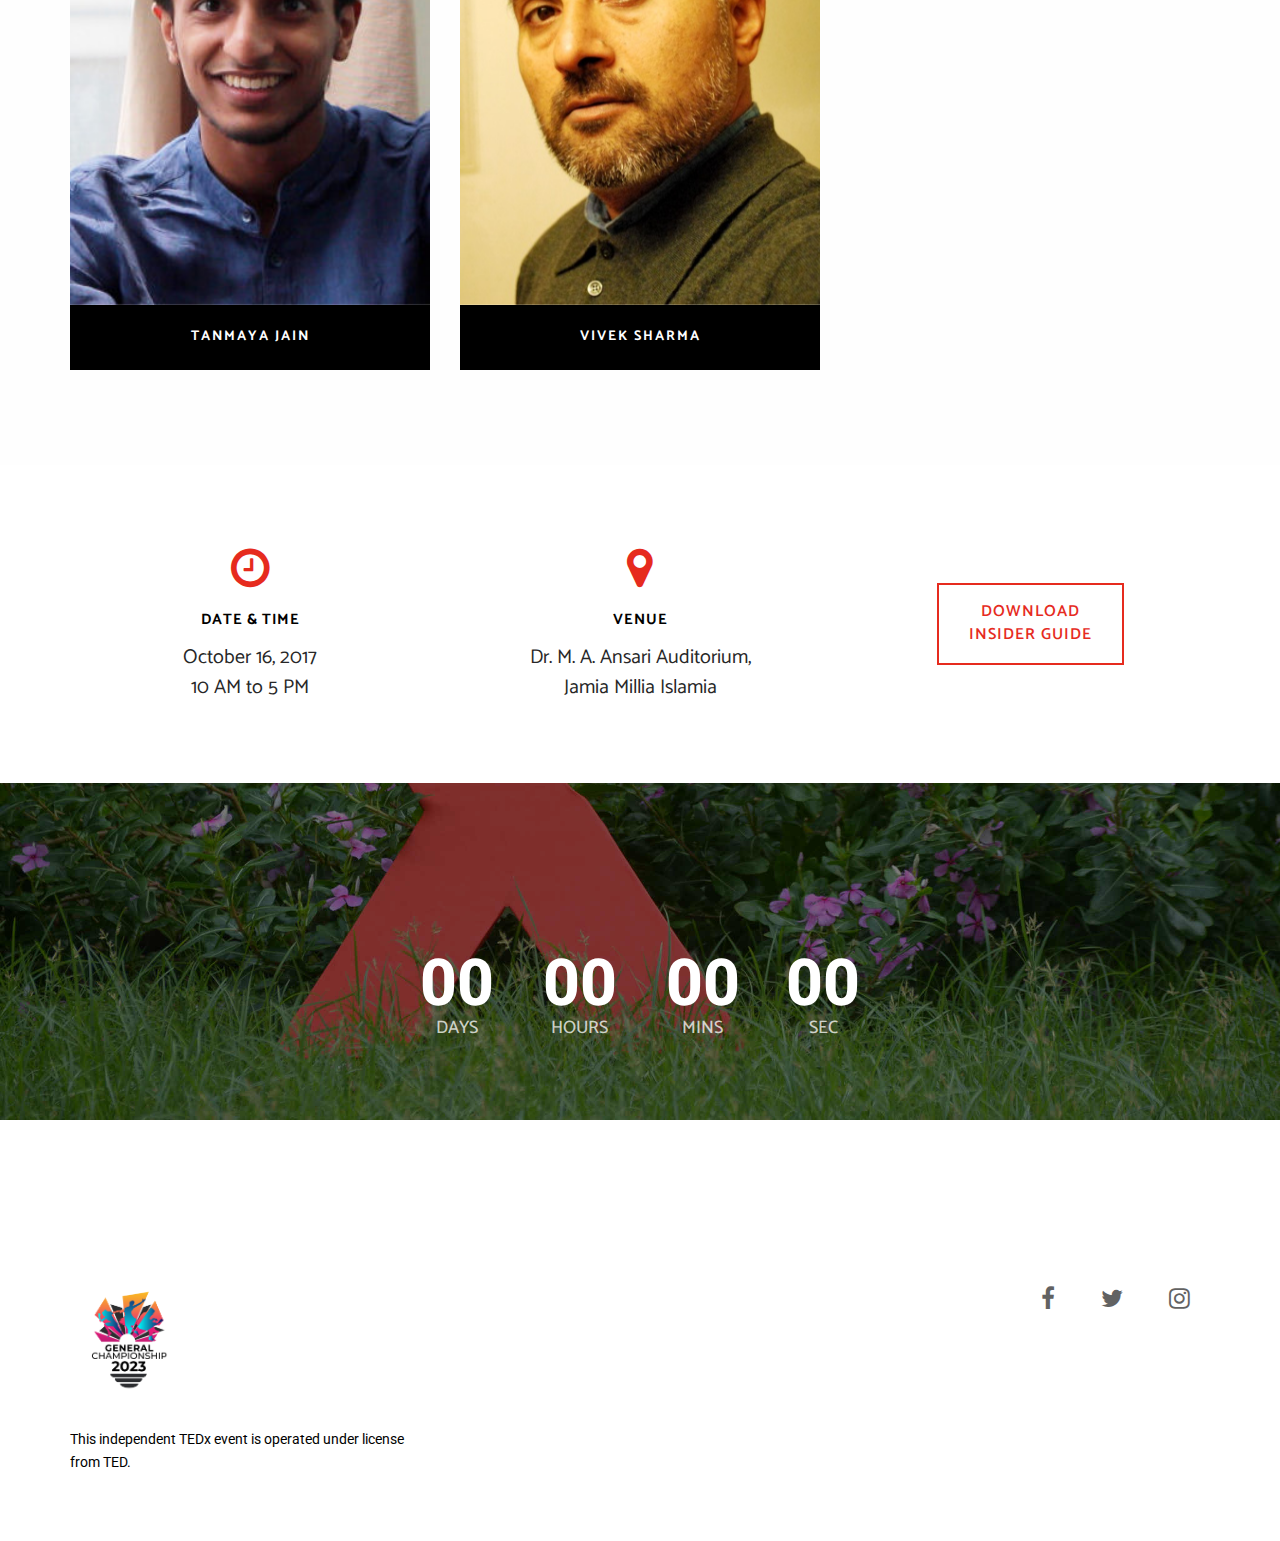
<file: speakers/index.html>
<!--
 _____ _____ ____          _ __  __ ___
|_   _| ____|  _ \__  __  | |  \/  |_ _|
  | | |  _| | | | \ \/ /  | | |\/| || |
  | | | |___| |_| |>  < |_| | |  | || |
  |_| |_____|____//_/\_\___/|_|  |_|___|

Event website by Syed Faheel Ahmad (github.com/faheel)
-->

<!DOCTYPE html>
<!--[if lt IE 7]>      <html class="no-js lt-ie9 lt-ie8 lt-ie7" lang="en"> <![endif]-->
<!--[if IE 7]>         <html class="no-js lt-ie9 lt-ie8" lang="en"> <![endif]-->
<!--[if IE 8]>         <html class="no-js lt-ie9" lang="en"> <![endif]-->
<!--[if gt IE 8]><!-->
<html class="no-js" lang="en">
<!--<![endif]-->

<head>
  <meta charset="utf-8">
  <meta name="viewport" content="width=device-width, initial-scale=1.0, maximum-scale=1">
  <meta http-equiv="X-UA-Compatible" content="IE=edge">

  <!-- Title, icon, description and keywords -->
  <title>Speakers | TEDxJMI</title>
  <link rel="shortcut icon" href="../res/images/favicon.ico">
  <meta name="description" content="Speakers for TEDxJMI, x = independently organised TED event. Igniting Minds. This October, at Jamia Millia Islamia.">
  <meta name="keywords" content="TEDx, JMI, Jamia Millia Islamia, New Delhi, event, talks">

  <!-- Social media tags -->
  <!-- Open Graph -->
  <meta property="og:title" content="Speakers for TEDxJMI">
  <meta property="og:description" content="TEDxJMI - Igniting Minds. This October, at Jamia Millia Islamia.">
  <meta property="og:image" content="https://tedxjmi.com/res/images/logos/light-social.jpg">
  <meta property="og:url" content="https://tedxjmi.com/our-team">
  <!-- Twitter -->
  <meta name="twitter:card" content="summary_large_image">
  <meta name="twitter:site" content="@TEDx_JMI">
  <!-- Google+ -->
  <meta itemprop="name" content="Speakers for TEDxJMI">
  <meta itemprop="description" content="TEDxJMI - Igniting Minds. This October, at Jamia Millia Islamia.">
  <meta itemprop="image" content="https://tedxjmi.com/res/images/logos/light-social.jpg">

  <!-- Browser themes -->
  <meta name="theme-color" content="#000">

  <!-- Bootstrap -->
  <link rel="stylesheet" href="../res/css/bootstrap.min.css">

  <!-- Font Icons -->
  <link rel="stylesheet" href="../res/css/font-awesome.min.css">

  <!-- Plugins -->
  <link rel="stylesheet" href="../res/css/flickity.min.css">
  <link rel="stylesheet" href="../res/css/magnific-popup.css">

  <!-- Main styles -->
  <link rel="stylesheet" href="../res/css/main.css">
  <link rel="stylesheet" href="../res/css/style.css">

  <!-- Color skin -->
  <link rel="stylesheet" href="../res/css/color_red.css">

  <!-- Modernizr JS for IE8 support of HTML5 elements and media queries -->
  <!--[if lt IE 8]>
  <script src="../res/js/modernizr.min.js"></script>
  <![endif]-->
</head>

<body id="page-top">
  <!-- Navigation Start -->
  <nav id="navigation" class="navbar navbar-fixed-top navbar-dark">
    <div class="container">
      <div class="row">
        <div class="navbar-header col-lg-3">
          <button type="button" class="navbar-toggle collapsed" data-toggle="collapse" data-target="#navbar">
            <span class="sr-only">Toggle navigation</span>
            <span class="icon-bar"></span>
            <span class="icon-bar"></span>
            <span class="icon-bar"></span>
          </button>

          <a class="navbar-brand font-family-alt letter-spacing-1 text-extra-large text-uppercase" href="/">
            <img class="logo-navbar-dark" src="../res/images/logos/dark.png" alt=""/>
            <img class="logo-navbar-white" src="../res/images/logos/light.png" alt=""/>
          </a>
        </div>
        <!-- //.navbar-header -->

        <div id="navbar" class="navbar-collapse collapse col-lg-9 pull-right">
          <ul class="nav navbar-nav font-family-alt letter-spacing-1 text-uppercase font-weight-700">
            <li><a href="/" class="line-height-unset">About</a></li>
            <li><a href="#page-top" class="page-scroll">Speakers</a></li>
            <li><a href="/our-team/" class="line-height-unset">Our Team</a></li>
            <li><a href="/alumni/" class="line-height-unset">Alumni</a></li>
            <li><a href="/sponsors/" class="line-height-unset">Sponsors</a></li>
            <li><a href="/contact/" class="line-height-unset">Contact Us</a></li>
            <li class="bg-base-color">
              <a href="/register/" class="line-height-unset width-100">
                Register
              </a>
            </li>
          </ul>
        </div>
        <!-- //.navbar-collapse -->
      </div>
      <!-- //.row -->
    </div>
    <!-- //.container -->
  </nav>
  <!-- //Navigation End -->



  <!-- Section - Speakers start -->
  <section id="speakers" class="bg-white-2">
    <div class="container">
      <div class="row no-padding-rl">
        <div class="col-md-12">
          <h2 class="font-family-alt font-weight-700 sm-title-large title-extra-large-2 text-gray-dark-2">
            Speakers
          </h2>
          <span class="bg-base-color xs-margin-6 xs-no-margin-rl margin-3 no-margin-rl separator-line-extra-thick-long"></span>
          <br>
        </div>
        <!-- //.col-md-10 -->
      </div>
      <!-- //.row -->

      <div class="row">
        <!-- Speaker Box Start -->
        <div class="features-box speaker-box col-sm-6 col-md-4">
          <div class="overflow-hidden position-relative width-100">
            <div class="img-wrapper">
              <img src="/res/images/speakers/kavita_bahl.jpg" alt=""/>
            </div>
            <!-- //.img-wrapper -->

            <div class="bg-black no-padding-rl padding-6 position-relative text-center">
              <span class="display-block font-family-alt font-weight-700 letter-spacing-2 text-white text-medium text-uppercase">
                Kavita Bahl
              </span>
            </div>
            <!-- //.bg-black -->

            <div class="ease height-100 padding-2 position-absolute position-top position-left show-on-hover width-100">
              <div class="bg-base-color height-100 width-100">
                <div class="display-table height-100 width-100">
                  <div class="display-table-cell no-padding-tb padding-11 vertical-align-middle text-uppercase text-white">
                    <span class="display-block font-family-alt letter-spacing-1 title-small">
                      Kavita Bahl
                    </span>
                    <br>
                    <span class="display-block font-weight-700 letter-spacing-1 text-medium">
                      Film-maker &amp; Journalist
                    </span>
                  </div>
                  <!-- //.display-table-cell -->
                </div>
                <!-- //.display-table -->
              </div>
              <!-- //.bg-base-color -->
            </div>
            <!-- //.ease -->
          </div>
          <!-- //.overflow-hidden -->
        </div>
        <!-- //Speaker Box End -->

        <!-- Speaker Box Start -->
        <div class="features-box speaker-box col-sm-6 col-md-4">
          <div class="overflow-hidden position-relative width-100">
            <div class="img-wrapper">
              <img src="/res/images/speakers/nandan_saxena.jpg" alt=""/>
            </div>
            <!-- //.img-wrapper -->

            <div class="bg-black no-padding-rl padding-6 position-relative text-center">
              <span class="display-block font-family-alt font-weight-700 letter-spacing-2 text-white text-medium text-uppercase">
                Nandan Saxena
              </span>
            </div>
            <!-- //.bg-black -->

            <div class="ease height-100 padding-2 position-absolute position-top position-left show-on-hover width-100">
              <div class="bg-base-color height-100 width-100">
                <div class="display-table height-100 width-100">
                  <div class="display-table-cell no-padding-tb padding-11 vertical-align-middle text-uppercase text-white">
                    <span class="display-block font-family-alt letter-spacing-1 title-small">
                      Nandan Saxena
                    </span>
                    <br>
                    <span class="display-block font-weight-700 letter-spacing-1 text-medium">
                      Film-maker &amp; Journalist
                    </span>
                  </div>
                  <!-- //.display-table-cell -->
                </div>
                <!-- //.display-table -->
              </div>
              <!-- //.bg-base-color -->
            </div>
            <!-- //.ease -->
          </div>
          <!-- //.overflow-hidden -->
        </div>
        <!-- //Speaker Box End -->

        <!-- Speaker Box Start -->
        <div class="features-box speaker-box col-sm-6 col-md-4">
          <div class="overflow-hidden position-relative width-100">
            <div class="img-wrapper">
              <img src="/res/images/speakers/rajesh_s_gokhale.jpg" alt=""/>
            </div>
            <!-- //.img-wrapper -->

            <div class="bg-black no-padding-rl padding-6 position-relative text-center">
              <span class="display-block font-family-alt font-weight-700 letter-spacing-2 text-white text-medium text-uppercase">
                Dr. Rajesh S. Gokhale
              </span>
            </div>
            <!-- //.bg-black -->

            <div class="ease height-100 padding-2 position-absolute position-top position-left show-on-hover width-100">
              <div class="bg-base-color height-100 width-100">
                <div class="display-table height-100 width-100">
                  <div class="display-table-cell no-padding-tb padding-11 vertical-align-middle text-uppercase text-white">
                    <span class="display-block font-family-alt letter-spacing-1 title-small">
                      Dr. Rajesh S. Gokhale
                    </span>
                    <br>
                    <span class="display-block font-weight-700 letter-spacing-1 text-medium">
                      Co-founder of Vyome Biosciences &amp; Scientist at NII
                    </span>
                  </div>
                  <!-- //.display-table-cell -->
                </div>
                <!-- //.display-table -->
              </div>
              <!-- //.bg-base-color -->
            </div>
            <!-- //.ease -->
          </div>
          <!-- //.overflow-hidden -->
        </div>
        <!-- //Speaker Box End -->

        <!-- Speaker Box Start -->
        <div class="features-box speaker-box col-sm-6 col-md-4">
          <div class="overflow-hidden position-relative width-100">
            <div class="img-wrapper">
              <img src="/res/images/speakers/ramakrishna_ramaswamy.jpg" alt=""/>
            </div>
            <!-- //.img-wrapper -->

            <div class="bg-black no-padding-rl padding-6 position-relative text-center">
              <span class="display-block font-family-alt font-weight-700 letter-spacing-2 text-white text-medium text-uppercase">
                Prof. Ramakrishna Ramaswamy
              </span>
            </div>
            <!-- //.bg-black -->

            <div class="ease height-100 padding-2 position-absolute position-top position-left show-on-hover width-100">
              <div class="bg-base-color height-100 width-100">
                <div class="display-table height-100 width-100">
                  <div class="display-table-cell no-padding-tb padding-11 vertical-align-middle text-uppercase text-white">
                    <span class="display-block font-family-alt letter-spacing-1 title-small">
                      Prof. Ramakrishna Ramaswamy
                    </span>
                    <br>
                    <span class="display-block font-weight-700 letter-spacing-1 text-medium">
                      Scientist, Professor at JNU &amp;<br>
                      President of Indian Academy of Sciences
                    </span>
                  </div>
                  <!-- //.display-table-cell -->
                </div>
                <!-- //.display-table -->
              </div>
              <!-- //.bg-base-color -->
            </div>
            <!-- //.ease -->
          </div>
          <!-- //.overflow-hidden -->
        </div>
        <!-- //Speaker Box End -->

        <!-- Speaker Box Start -->
        <div class="features-box speaker-box col-sm-6 col-md-4">
          <div class="overflow-hidden position-relative width-100">
            <div class="img-wrapper">
              <img src="/res/images/speakers/sadaf_hussain.jpg" alt=""/>
            </div>
            <!-- //.img-wrapper -->

            <div class="bg-black no-padding-rl padding-6 position-relative text-center">
              <span class="display-block font-family-alt font-weight-700 letter-spacing-2 text-white text-medium text-uppercase">
                Sadaf Hussain
              </span>
            </div>
            <!-- //.bg-black -->

            <div class="ease height-100 padding-2 position-absolute position-top position-left show-on-hover width-100">
              <div class="bg-base-color height-100 width-100">
                <div class="display-table height-100 width-100">
                  <div class="display-table-cell no-padding-tb padding-11 vertical-align-middle text-uppercase text-white">
                    <span class="display-block font-family-alt letter-spacing-1 title-small">
                      Sadaf Hussain
                    </span>
                    <br>
                    <span class="display-block font-weight-700 letter-spacing-1 text-medium">
                      Chef, Food Stylist, Blogger, Photographer &amp; Graphic Designer
                    </span>
                  </div>
                  <!-- //.display-table-cell -->
                </div>
                <!-- //.display-table -->
              </div>
              <!-- //.bg-base-color -->
            </div>
            <!-- //.ease -->
          </div>
          <!-- //.overflow-hidden -->
        </div>
        <!-- //Speaker Box End -->

        <!-- Speaker Box Start -->
        <div class="features-box speaker-box col-sm-6 col-md-4">
          <div class="overflow-hidden position-relative width-100">
            <div class="img-wrapper">
              <img src="/res/images/speakers/saeed_naqvi.jpg" alt=""/>
            </div>
            <!-- //.img-wrapper -->

            <div class="bg-black no-padding-rl padding-6 position-relative text-center">
              <span class="display-block font-family-alt font-weight-700 letter-spacing-2 text-white text-medium text-uppercase">
                Saeed Naqvi
              </span>
            </div>
            <!-- //.bg-black -->

            <div class="ease height-100 padding-2 position-absolute position-top position-left show-on-hover width-100">
              <div class="bg-base-color height-100 width-100">
                <div class="display-table height-100 width-100">
                  <div class="display-table-cell no-padding-tb padding-11 vertical-align-middle text-uppercase text-white">
                    <span class="display-block font-family-alt letter-spacing-1 title-small">
                      Saeed Naqvi
                    </span>
                    <br>
                    <span class="display-block font-weight-700 letter-spacing-1 text-medium">
                      Senior Journalist
                    </span>
                  </div>
                  <!-- //.display-table-cell -->
                </div>
                <!-- //.display-table -->
              </div>
              <!-- //.bg-base-color -->
            </div>
            <!-- //.ease -->
          </div>
          <!-- //.overflow-hidden -->
        </div>
        <!-- //Speaker Box End -->

        <!-- Speaker Box Start -->
        <div class="features-box speaker-box col-sm-6 col-md-4">
          <div class="overflow-hidden position-relative width-100">
            <div class="img-wrapper">
              <img src="/res/images/speakers/tanmaya_jain.jpg" alt=""/>
            </div>
            <!-- //.img-wrapper -->

            <div class="bg-black no-padding-rl padding-6 position-relative text-center">
              <span class="display-block font-family-alt font-weight-700 letter-spacing-2 text-white text-medium text-uppercase">
                Tanmaya Jain
              </span>
            </div>
            <!-- //.bg-black -->

            <div class="ease height-100 padding-2 position-absolute position-top position-left show-on-hover width-100">
              <div class="bg-base-color height-100 width-100">
                <div class="display-table height-100 width-100">
                  <div class="display-table-cell no-padding-tb padding-11 vertical-align-middle text-uppercase text-white">
                    <span class="display-block font-family-alt letter-spacing-1 title-small">
                      Tanmaya Jain
                    </span>
                    <br>
                    <span class="display-block font-weight-700 letter-spacing-1 text-medium">
                      Entrepreneur, Founder &amp; Chief Smile Officer at inFeedo
                    </span>
                  </div>
                  <!-- //.display-table-cell -->
                </div>
                <!-- //.display-table -->
              </div>
              <!-- //.bg-base-color -->
            </div>
            <!-- //.ease -->
          </div>
          <!-- //.overflow-hidden -->
        </div>
        <!-- //Speaker Box End -->

        <!-- Speaker Box Start -->
        <div class="features-box speaker-box col-sm-6 col-md-4">
          <div class="overflow-hidden position-relative width-100">
            <div class="img-wrapper">
              <img src="/res/images/speakers/vivek_sharma.jpg" alt=""/>
            </div>
            <!-- //.img-wrapper -->

            <div class="bg-black no-padding-rl padding-6 position-relative text-center">
              <span class="display-block font-family-alt font-weight-700 letter-spacing-2 text-white text-medium text-uppercase">
                Vivek Sharma
              </span>
            </div>
            <!-- //.bg-black -->

            <div class="ease height-100 padding-2 position-absolute position-top position-left show-on-hover width-100">
              <div class="bg-base-color height-100 width-100">
                <div class="display-table height-100 width-100">
                  <div class="display-table-cell no-padding-tb padding-11 vertical-align-middle text-uppercase text-white">
                    <span class="display-block font-family-alt letter-spacing-1 title-small">
                      Vivek Sharma
                    </span>
                    <br>
                    <span class="display-block font-weight-700 letter-spacing-1 text-medium">
                      Program Director of the Gandhi Fellowship program
                    </span>
                  </div>
                  <!-- //.display-table-cell -->
                </div>
                <!-- //.display-table -->
              </div>
              <!-- //.bg-base-color -->
            </div>
            <!-- //.ease -->
          </div>
          <!-- //.overflow-hidden -->
        </div>
        <!-- //Speaker Box End -->
      </div>
      <!-- //.row -->
    </div>
    <!-- //.container -->
  </section>
  <!-- //Section - Speakers End -->



  <!-- Section - Event banner start -->
  <section id="event-banner" class="bg-white pull-up">
    <div class="container">
      <div class="row">
        <div class="col-sm-4 text-center">
          <i class="fa fa-clock-o display-block text-base-color title-extra-large-2"></i>
          <span class="display-block font-family-alt font-weight-700 letter-spacing-1 margin-5 no-margin-bottom no-margin-rl text-large text-uppercase">
            Date &amp; Time
          </span>
          <p class="margin-3 font-family-alt no-margin-bottom no-margin-rl title-small text-gray-dark-2">
            October 16, 2017<br>
            10 AM to 5 PM
          </p>
        </div>
        <!-- //.col-sm-4 -->

        <div class="col-sm-4 xs-margin-8 xs-no-margin-bottom xs-no-margin-rl text-center">
          <i class="fa fa-map-marker display-block text-base-color title-extra-large-2"></i>
          <span class="display-block font-family-alt font-weight-700 letter-spacing-1 margin-5 no-margin-bottom no-margin-rl text-large text-uppercase">
            Venue
          </span>
          <p class="margin-3 font-family-alt no-margin-bottom no-margin-rl title-small text-gray-dark-2">
            Dr. M. A. Ansari Auditorium,<br>
            Jamia Millia Islamia
          </p>
        </div>
        <!-- //.col-sm-4 -->

        <div id="banner-registration" class="col-sm-4 xs-margin-8 xs-no-margin-bottom xs-no-margin-rl text-center">
          <a href="/res/insider_guide.pdf" class="btn btn-outline-base-color sm-btn-medium btn-large no-margin-rl">
            <span>Download<br>insider guide</span>
          </a>
        </div>
        <!-- //.col-sm-4 -->
      </div>
      <!-- //.row -->
    </div>
  </section>
  <!-- //Section - Event banner end -->



  <!-- Section - Parallax banner start -->
  <section id="home-bg-parallax" class="height-50 no-padding overflow-hidden width-100">
    <!-- BG Parallax -->
    <div class="bg-parallax bg-overlay-black-5 width-100"></div>

    <div class="display-table height-100 position-absolute position-top position-left width-100">
      <div class="display-table-cell vertical-align-middle">
        <div class="container">
          <div class="row">
            <div class="countdown-timer">
              <div class="days">
                <span class="value">00</span>
                <span class="label">DAYS</span>
              </div>
              <div class="hours">
                <span class="value">00</span>
                <span class="label">HOURS</span>
              </div>
              <div class="minutes">
                <span class="value">00</span>
                <span class="label">MINS</span>
              </div>
              <div class="seconds">
                <span class="value">00</span>
                <span class="label">SEC</span>
              </div>
            </div>
          </div>
          <!-- //.row -->
        </div>
        <!-- //.container -->
      </div>
      <!-- //.display-table-cell -->
    </div>
    <!-- //.display-table -->
  </section>
  <!-- //Section - Parallax banner end -->



  <!-- Footer Start -->
  <footer class="footer bg-white">
    <div class="container">
      <div class="row">
        <div class="col-sm-4">
          <div class="footer-logo xs-text-center">
            <img src="../res/images/logos/light.png" alt="">
          </div>
          <!-- //.footer-logo -->
          <p class="disclaimer xs-text-center">
            This independent TEDx event is operated under license from TED.
          </p>
          <!-- //.disclaimer -->
        </div>
        <!-- //.col-sm-4 -->

        <div class="col-sm-8">
          <div class="footer-social text-right">
            <ul class="list-inline list-unstyled no-margin xs-text-center xs-title-small title-medium">
              <li><a href="https://www.facebook.com/tedxjmi/"><i class="fa fa-facebook"></i></a></li>
              <li><a href="https://twitter.com/TEDx_JMI"><i class="fa fa-twitter"></i></a></li>
              <li><a href="https://www.instagram.com/tedxjmi/"><i class="fa fa-instagram"></i></a></li>
            </ul>
          </div>
          <!-- //.footer-social -->
        </div>
        <!-- //.col-sm-8 -->
      </div>
      <!-- //.row -->
    </div>
    <!-- //.container -->
  </footer>
  <!-- //Footer End -->


  <!-- Scroll to top -->
  <a href="#page-top" class="page-scroll scroll-to-top"><i class="fa fa-angle-up"></i></a>


  <!-- jQuery -->
  <script src="../res/js/jquery.min.js"></script>

  <!-- Bootstrap -->
  <script src="../res/js/bootstrap.min.js"></script>

  <!-- Plugins -->
  <script src="../res/js/pace.min.js"></script>
  <script src="../res/js/debouncer.min.js"></script>
  <script src="../res/js/jquery.easing.min.js"></script>
  <script src="../res/js/jquery.inview.min.js"></script>
  <script src="../res/js/jquery.matchHeight.js"></script>
  <script src="../res/js/isotope.pkgd.min.js"></script>
  <script src="../res/js/imagesloaded.pkgd.min.js"></script>
  <script src="../res/js/flickity.pkgd.min.js"></script>
  <script src="../res/js/jquery.magnific-popup.min.js"></script>
  <script src="../res/js/jquery.validate.min.js"></script>

  <!-- BG Parallax JS -->
  <script src="../res/js/TweenMax.min.js"></script>
  <script src="../res/js/ScrollMagic.min.js"></script>
  <script src="../res/js/animation.gsap.min.js"></script>

  <!-- Theme -->
  <script src="../res/js/main.js"></script>

  <!-- Countdown -->
  <script src="../res/js/jquery.countdown.min.js"></script>
  <script src="../res/js/countdown.js"></script>

</body>

</html>
</file>
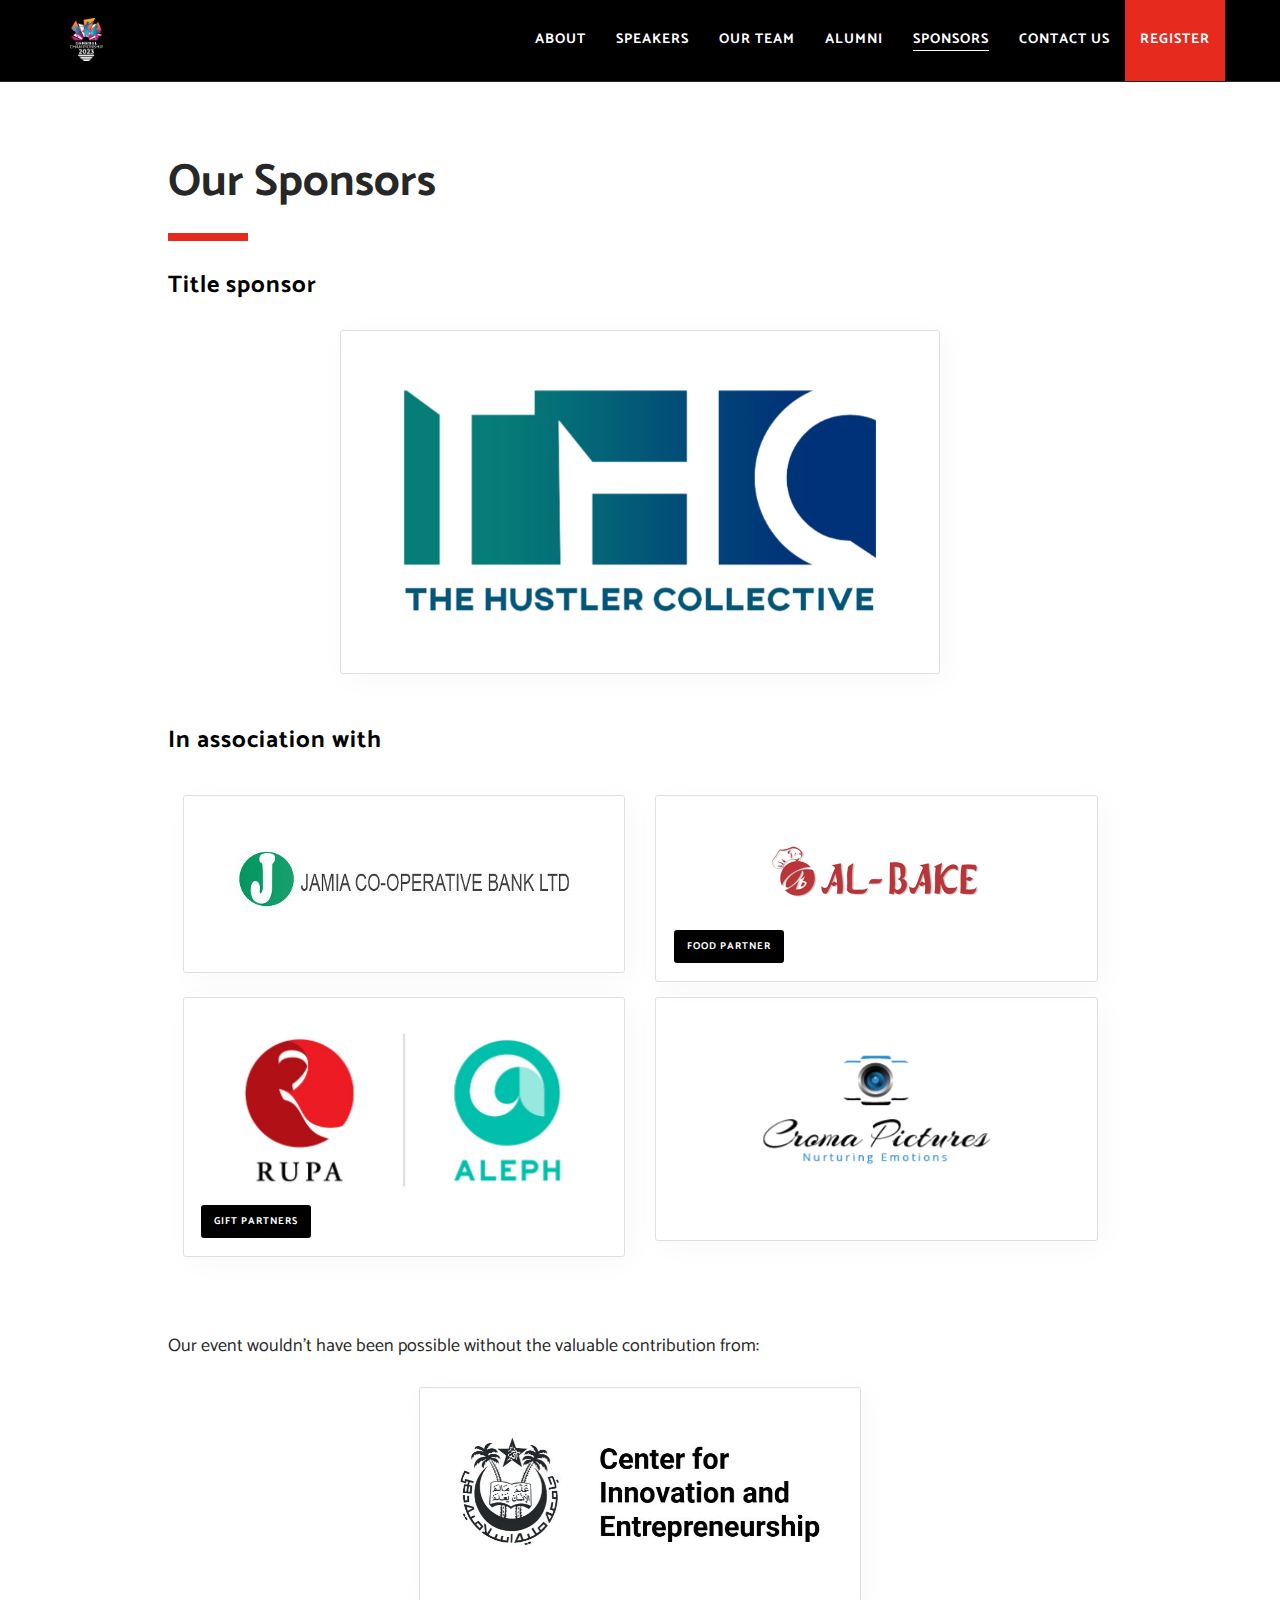
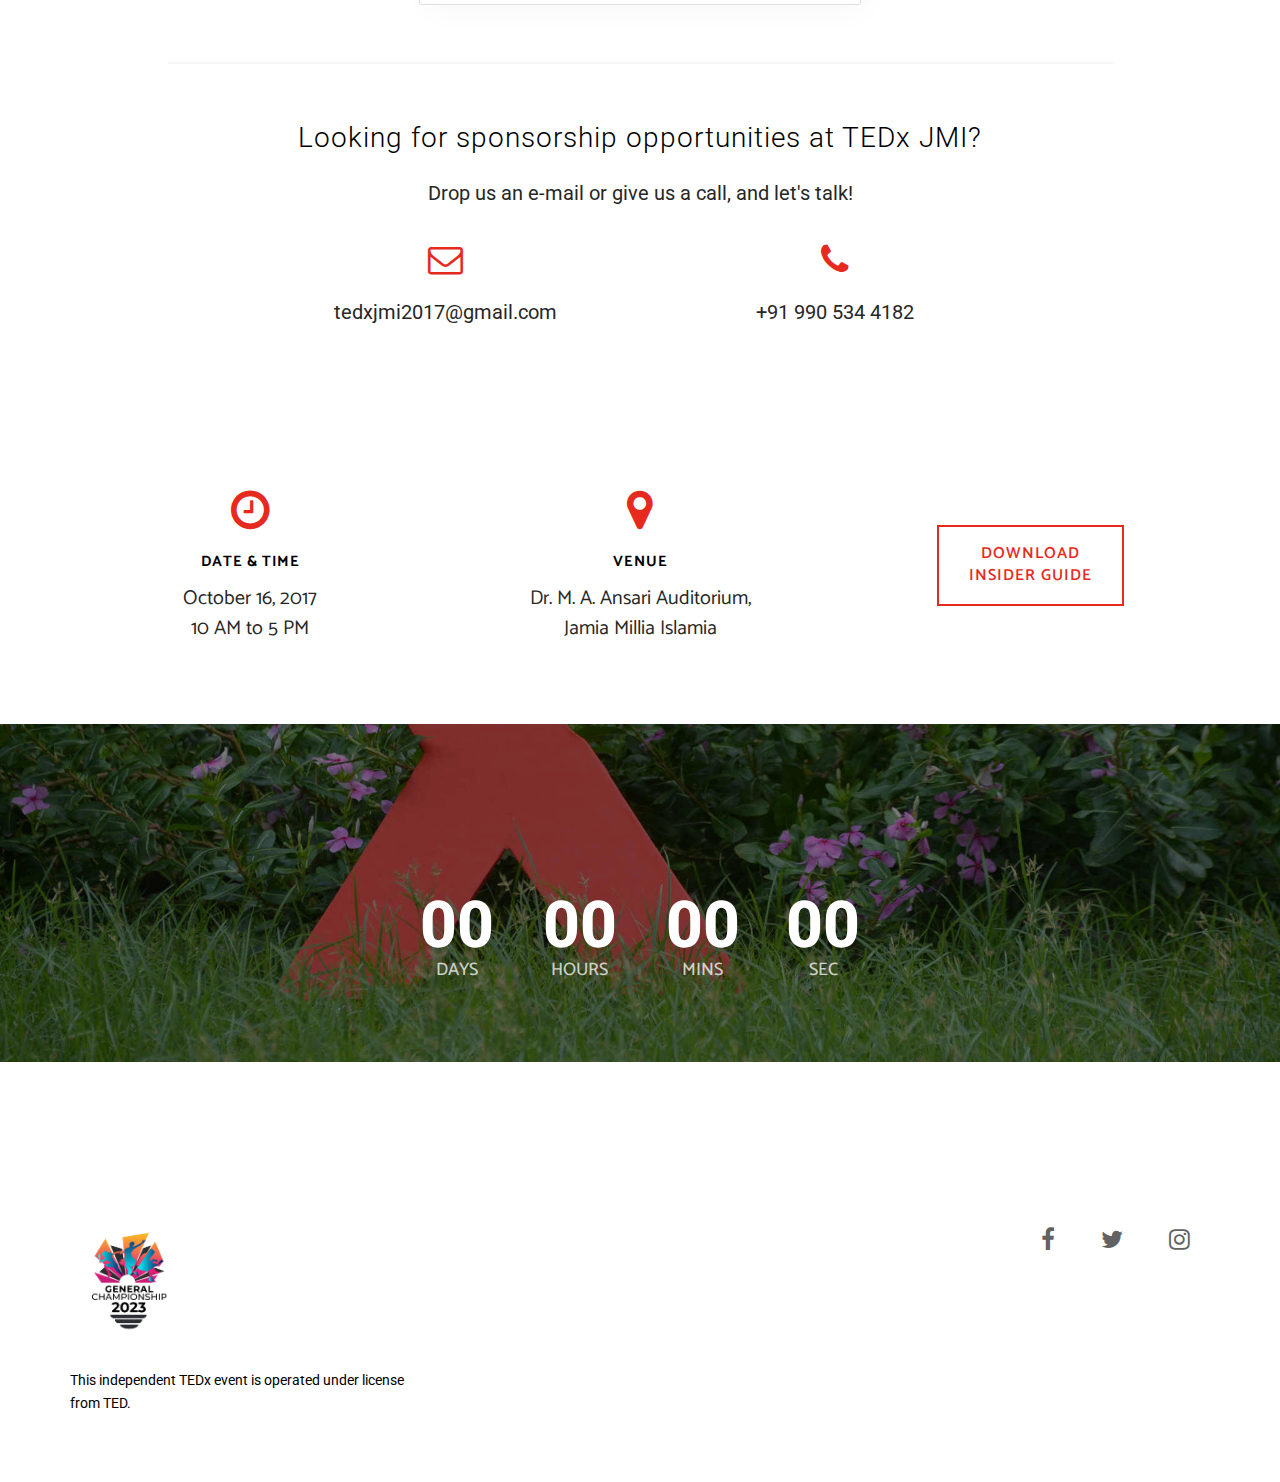
<file: sponsors/index.html>
<!--
 _____ _____ ____          _ __  __ ___
|_   _| ____|  _ \__  __  | |  \/  |_ _|
  | | |  _| | | | \ \/ /  | | |\/| || |
  | | | |___| |_| |>  < |_| | |  | || |
  |_| |_____|____//_/\_\___/|_|  |_|___|

Event website by Syed Faheel Ahmad (github.com/faheel)
-->

<!DOCTYPE html>
<!--[if lt IE 7]>      <html class="no-js lt-ie9 lt-ie8 lt-ie7" lang="en"> <![endif]-->
<!--[if IE 7]>         <html class="no-js lt-ie9 lt-ie8" lang="en"> <![endif]-->
<!--[if IE 8]>         <html class="no-js lt-ie9" lang="en"> <![endif]-->
<!--[if gt IE 8]><!-->
<html class="no-js" lang="en">
<!--<![endif]-->

<head>
  <meta charset="utf-8">
  <meta name="viewport" content="width=device-width, initial-scale=1.0, maximum-scale=1">
  <meta http-equiv="X-UA-Compatible" content="IE=edge">

  <!-- Title, icon, description and keywords -->
  <title>Our Sponsors | TEDxJMI</title>
  <link rel="shortcut icon" href="../res/images/favicon.ico">
  <meta name="description" content="Our Sponsors. TEDxJMI, x = independently organised TED event. Igniting Minds. This October, at Jamia Millia Islamia.">
  <meta name="keywords" content="TEDx, JMI, Jamia Millia Islamia, New Delhi, event, talks">

  <!-- Social media tags -->
  <!-- Open Graph -->
  <meta property="og:title" content="Our Sponsors">
  <meta property="og:description" content="TEDxJMI - Igniting Minds. This October, at Jamia Millia Islamia.">
  <meta property="og:image" content="https://tedxjmi.com/res/images/logos/light-social.jpg">
  <meta property="og:url" content="https://tedxjmi.com/sponsors">
  <!-- Twitter -->
  <meta name="twitter:card" content="summary_large_image">
  <meta name="twitter:site" content="@TEDx_JMI">
  <!-- Google+ -->
  <meta itemprop="name" content="Our Sponsors">
  <meta itemprop="description" content="TEDxJMI - Igniting Minds. This October, at Jamia Millia Islamia.">
  <meta itemprop="image" content="https://tedxjmi.com/res/images/logos/light-social.jpg">

  <!-- Browser themes -->
  <meta name="theme-color" content="#000">

  <!-- Bootstrap -->
  <link rel="stylesheet" href="../res/css/bootstrap.min.css">

  <!-- Font Icons -->
  <link rel="stylesheet" href="../res/css/font-awesome.min.css">

  <!-- Plugins -->
  <link rel="stylesheet" href="../res/css/flickity.min.css">
  <link rel="stylesheet" href="../res/css/magnific-popup.css">

  <!-- Main styles -->
  <link rel="stylesheet" href="../res/css/main.css">
  <link rel="stylesheet" href="../res/css/style.css">

  <!-- Color skin -->
  <link rel="stylesheet" href="../res/css/color_red.css">

  <!-- Modernizr JS for IE8 support of HTML5 elements and media queries -->
  <!--[if lt IE 8]>
  <script src="../res/js/modernizr.min.js"></script>
  <![endif]-->
</head>

<body id="page-top">
  <!-- Navigation Start -->
  <nav id="navigation" class="navbar navbar-fixed-top navbar-dark">
    <div class="container">
      <div class="row">
        <div class="navbar-header col-lg-3">
          <button type="button" class="navbar-toggle collapsed" data-toggle="collapse" data-target="#navbar">
            <span class="sr-only">Toggle navigation</span>
            <span class="icon-bar"></span>
            <span class="icon-bar"></span>
            <span class="icon-bar"></span>
          </button>

          <a class="navbar-brand font-family-alt letter-spacing-1 text-extra-large text-uppercase" href="/">
            <img class="logo-navbar-dark" src="../res/images/logos/dark.png" alt=""/>
            <img class="logo-navbar-white" src="../res/images/logos/light.png" alt=""/>
          </a>
        </div>
        <!-- //.navbar-header -->

        <div id="navbar" class="navbar-collapse collapse col-lg-9 pull-right">
          <ul class="nav navbar-nav font-family-alt letter-spacing-1 text-uppercase font-weight-700">
            <li><a href="/" class="line-height-unset">About</a></li>
            <li><a href="/speakers/" class="line-height-unset">Speakers</a></li>
            <li><a href="/our-team/" class="line-height-unset">Our Team</a></li>
            <li><a href="/alumni/" class="line-height-unset">Alumni</a></li>
            <li><a href="#page-top" class="page-scroll">Sponsors</a></li>
            <li><a href="/contact/" class="line-height-unset">Contact Us</a></li>
            <li class="bg-base-color">
              <a href="/register/" class="line-height-unset width-100">
                Register
              </a>
            </li>
          </ul>
        </div>
        <!-- //.navbar-collapse -->
      </div>
      <!-- //.row -->
    </div>
    <!-- //.container -->
  </nav>
  <!-- //Navigation End -->



  <!-- Section - Alumni Start -->
  <section id="alumni" class="bg-white">
    <div class="container">
      <div class="row no-padding-rl">
        <div class="col-sm-10 col-sm-offset-1">
          <h2 class="font-family-alt font-weight-700 sm-title-large title-extra-large-2 text-gray-dark-2">
            Our Sponsors
          </h2>
          <span class="bg-base-color xs-margin-6 xs-no-margin-rl margin-3 no-margin-rl separator-line-extra-thick-long"></span>

          <h3 class="font-family-alt font-weight-700 letter-spacing-1 xs-title-small title-medium">
            Title sponsor
          </h3>
          <div class="row xs-margin-6 xs-no-margin-rl margin-3 no-margin-rl">
            <!-- Features Box Style v3 Start -->
            <div class="features-box col-sm-8 col-sm-offset-2">
              <div class="border border-gray-light border-round box-shadow-yes position-relative">
                <div class="display-table height-100 no-padding-rl padding-7 width-100">
                  <div class="display-table-cell no-padding-tb padding-8 text-center">
                    <img src="../res/images/sponsors/thc.png" alt="THC">
                  </div>
                  <!-- //.display-table-cell -->
                </div>
                <!-- //.display-table -->
              </div>
              <!-- //.border -->
            </div>
            <!-- //Features Box Style v3 End -->
          </div>

          <br>
          <h3 class="font-family-alt font-weight-700 letter-spacing-1 xs-title-small title-medium">
            In association with
          </h3>
          <div class="row margin-4 no-margin-rl">
            <!-- Features Box Style v3 Start -->
            <div class="features-box col-sm-6">
              <div class="border border-gray-light border-round box-shadow-yes position-relative">
                <div class="display-table height-100 no-padding-rl padding-7 width-100">
                  <div class="display-table-cell no-padding-tb padding-8">
                    <div class="text-center">
                      <img src="../res/images/sponsors/jamia_cooperative.jpg" alt="Jamia Cooperative Bank">
                    </div>
                  </div>
                  <!-- //.display-table-cell -->
                </div>
                <!-- //.display-table -->
              </div>
              <!-- //.border -->
            </div>
            <!-- //Features Box Style v3 End -->

            <!-- Features Box Style v3 Start -->
            <div class="features-box col-sm-6 xs-margin-6 xs-no-margin-bottom xs-no-margin-rl">
              <div class="border border-gray-light border-round box-shadow-yes position-relative">
                <div class="display-table height-100 no-padding-rl padding-7 width-100">
                  <div class="display-table-cell no-padding-tb padding-8">
                    <div class="text-center">
                      <img src="../res/images/sponsors/al-bake.png" alt="Al-Bake">
                    </div>
                  </div>
                  <!-- //.display-table-cell -->
                </div>
                <br>
                <!-- //.display-table -->
                <div class="bg-black border-round font-family-alt letter-spacing-1
                    margin-4 padding-tb-9px padding-rl-13px position-absolute
                    position-bottom position-left text-extra-small text-uppercase
                    text-white font-weight-700">
                  Food Partner
                </div>
                <!-- //.bg-black -->
              </div>
              <!-- //.border -->
            </div>
            <!-- //Features Box Style v3 End -->

            <!-- Features Box Style v3 Start -->
            <div class="features-box col-sm-6 xs-margin-6 xs-no-margin-bottom xs-no-margin-rl">
              <div class="border border-gray-light border-round box-shadow-yes position-relative">
                <div class="display-table height-100 no-padding-rl padding-7 width-100">
                  <div class="display-table-cell no-padding-tb padding-8">
                    <div class="text-center">
                      <img src="../res/images/sponsors/rupa_aleph.jpg" alt="Rupa and Aleph">
                    </div>
                  </div>
                  <!-- //.display-table-cell -->
                </div>
                <br>
                <!-- //.display-table -->
                <div class="bg-black border-round font-family-alt letter-spacing-1
                    margin-4 padding-tb-9px padding-rl-13px position-absolute
                    position-bottom position-left text-extra-small text-uppercase
                    text-white font-weight-700">
                  Gift Partners
                </div>
                <!-- //.bg-black -->
              </div>
              <!-- //.border -->
            </div>
            <!-- //Features Box Style v3 End -->

            <!-- Features Box Style v3 Start -->
            <div class="features-box col-sm-6 xs-margin-6 xs-no-margin-bottom xs-no-margin-rl">
              <div class="border border-gray-light border-round box-shadow-yes position-relative">
                <div class="display-table height-100 no-padding-rl padding-7 width-100">
                  <div class="display-table-cell no-padding-tb padding-8">
                    <div class="text-center">
                      <img src="../res/images/sponsors/croma_pictures.png" alt="Croma Pictures">
                    </div>
                  </div>
                  <!-- //.display-table-cell -->
                </div>
                <br>
                <!-- //.display-table -->
              </div>
              <!-- //.border -->
            </div>
            <!-- //Features Box Style v3 End -->
          </div>
          <!-- //.row -->

          <br>
          <p class="font-family-alt text-extra-large text-gray-dark-2">
            Our event wouldn't have been possible without the valuable contribution
            from:
          </p>
          <div class="row xs-margin-6 xs-no-margin-rl margin-3 no-margin-rl">
            <!-- Features Box Style v3 Start -->
            <div class="features-box col-sm-6 col-sm-offset-3">
              <div class="border border-gray-light border-round box-shadow-yes position-relative">
                <div class="display-table height-100 no-padding-rl padding-7 width-100">
                  <div class="display-table-cell no-padding-tb padding-8">
                    <a href="http://jmi.ac.in/aboutjamia/centres/innovationentr-epreneurship/introduction"
                        class="display-block text-center" target="_blank">
                      <img src="../res/images/sponsors/cie-jmi.jpg" alt="CIE, JMI">
                    </a>
                  </div>
                  <!-- //.display-table-cell -->
                </div>
                <!-- //.display-table -->
              </div>
              <!-- //.border -->
            </div>
            <!-- //Features Box Style v3 End -->
          </div>
          <!-- //.row -->
          <span class="bg-gray-light-2 separator-line-full xs-margin-12 xs-no-margin-rl margin-6 no-margin-rl"></span>
        </div>
        <!-- //.col-md-10 -->
      </div>
      <!-- //.row -->

      <div class="row">
        <div class="col-sm-10 col-sm-offset-1 col-md-8 col-md-offset-2 text-center">
          <h3 class="display-block font-weight-300 letter-spacing-1 xs-title-small title-large">
            Looking for sponsorship opportunities at TEDx JMI?
          </h3>
          <br>
          <p class="text-gray-dark-2 xs-text-extra-large title-small">
            Drop us an e-mail or give us a call, and let's talk!
          </p>
          <br>
          <div class="row">
            <div class="col-xs-12 col-sm-6 display-inline-block">
              <i class="fa fa-envelope-o display-block text-base-color title-extra-large"></i>
              <span class="display-block margin-5 no-margin-bottom no-margin-rl text-gray-dark-2 xs-text-extra-large title-small">
                tedxjmi2017@gmail.com
              </span>
            </div>
            <!-- //.display-inline-block -->

            <div class="col-xs-12 col-sm-6 display-inline-block xs-margin-12 xs-no-margin-rl xs-no-margin-bottom">
              <i class="fa fa-phone display-block text-base-color title-extra-large"></i>
              <span class="display-block margin-5 no-margin-bottom no-margin-rl text-gray-dark-2 xs-text-extra-large title-small">
                +91 990 534 4182
              </span>
            </div>
            <!-- //.display-inline-block -->
          </div>
          <!-- //.row -->
        </div>
        <!-- //.col-sm-10 .col-md-8 -->
      </div>
      <!-- //.row -->
    </div>
    <!-- //.container -->
  </section>
  <!-- //Section - Alumni End -->



  <!-- Section - Event banner start -->
  <section id="event-banner" class="bg-white pull-up">
    <div class="container">
      <div class="row">
        <div class="col-sm-4 text-center">
          <i class="fa fa-clock-o display-block text-base-color title-extra-large-2"></i>
          <span class="display-block font-family-alt font-weight-700 letter-spacing-1 margin-5 no-margin-bottom no-margin-rl text-large text-uppercase">
            Date &amp; Time
          </span>
          <p class="margin-3 font-family-alt no-margin-bottom no-margin-rl title-small text-gray-dark-2">
            October 16, 2017<br>
            10 AM to 5 PM
          </p>
        </div>
        <!-- //.col-sm-4 -->

        <div class="col-sm-4 xs-margin-8 xs-no-margin-bottom xs-no-margin-rl text-center">
          <i class="fa fa-map-marker display-block text-base-color title-extra-large-2"></i>
          <span class="display-block font-family-alt font-weight-700 letter-spacing-1 margin-5 no-margin-bottom no-margin-rl text-large text-uppercase">
            Venue
          </span>
          <p class="margin-3 font-family-alt no-margin-bottom no-margin-rl title-small text-gray-dark-2">
            Dr. M. A. Ansari Auditorium,<br>
            Jamia Millia Islamia
          </p>
        </div>
        <!-- //.col-sm-4 -->

        <div id="banner-registration" class="col-sm-4 xs-margin-8 xs-no-margin-bottom xs-no-margin-rl text-center">
          <a href="/res/insider_guide.pdf" class="btn btn-outline-base-color sm-btn-medium btn-large no-margin-rl">
            <span>Download<br>insider guide</span>
          </a>
        </div>
        <!-- //.col-sm-4 -->
      </div>
      <!-- //.row -->
    </div>
  </section>
  <!-- //Section - Event banner end -->



  <!-- Section - Parallax banner start -->
  <section id="home-bg-parallax" class="height-50 no-padding overflow-hidden width-100">
    <!-- BG Parallax -->
    <div class="bg-parallax bg-overlay-black-5 width-100"></div>

    <div class="display-table height-100 position-absolute position-top position-left width-100">
      <div class="display-table-cell vertical-align-middle">
        <div class="container">
          <div class="row">
            <div class="countdown-timer">
              <div class="days">
                <span class="value">00</span>
                <span class="label">DAYS</span>
              </div>
              <div class="hours">
                <span class="value">00</span>
                <span class="label">HOURS</span>
              </div>
              <div class="minutes">
                <span class="value">00</span>
                <span class="label">MINS</span>
              </div>
              <div class="seconds">
                <span class="value">00</span>
                <span class="label">SEC</span>
              </div>
            </div>
          </div>
          <!-- //.row -->
        </div>
        <!-- //.container -->
      </div>
      <!-- //.display-table-cell -->
    </div>
    <!-- //.display-table -->
  </section>
  <!-- //Section - Parallax banner end -->



  <!-- Footer Start -->
  <footer class="footer bg-white">
    <div class="container">
      <div class="row">
        <div class="col-sm-4">
          <div class="footer-logo xs-text-center">
            <img src="../res/images/logos/light.png" alt="">
          </div>
          <!-- //.footer-logo -->
          <p class="disclaimer xs-text-center">
            This independent TEDx event is operated under license from TED.
          </p>
          <!-- //.disclaimer -->
        </div>
        <!-- //.col-sm-4 -->

        <div class="col-sm-8">
          <div class="footer-social text-right">
            <ul class="list-inline list-unstyled no-margin xs-text-center xs-title-small title-medium">
              <li><a href="https://www.facebook.com/tedxjmi/"><i class="fa fa-facebook"></i></a></li>
              <li><a href="https://twitter.com/TEDx_JMI"><i class="fa fa-twitter"></i></a></li>
              <li><a href="https://www.instagram.com/tedxjmi/"><i class="fa fa-instagram"></i></a></li>
            </ul>
          </div>
          <!-- //.footer-social -->
        </div>
        <!-- //.col-sm-8 -->
      </div>
      <!-- //.row -->
    </div>
    <!-- //.container -->
  </footer>
  <!-- //Footer End -->


  <!-- Scroll to top -->
  <a href="#page-top" class="page-scroll scroll-to-top"><i class="fa fa-angle-up"></i></a>


  <!-- jQuery -->
  <script src="../res/js/jquery.min.js"></script>

  <!-- Bootstrap -->
  <script src="../res/js/bootstrap.min.js"></script>

  <!-- Plugins -->
  <script src="../res/js/pace.min.js"></script>
  <script src="../res/js/debouncer.min.js"></script>
  <script src="../res/js/jquery.easing.min.js"></script>
  <script src="../res/js/jquery.inview.min.js"></script>
  <script src="../res/js/jquery.matchHeight.js"></script>
  <script src="../res/js/isotope.pkgd.min.js"></script>
  <script src="../res/js/imagesloaded.pkgd.min.js"></script>
  <script src="../res/js/flickity.pkgd.min.js"></script>
  <script src="../res/js/jquery.magnific-popup.min.js"></script>
  <script src="../res/js/jquery.validate.min.js"></script>

  <!-- BG Parallax JS -->
  <script src="../res/js/TweenMax.min.js"></script>
  <script src="../res/js/ScrollMagic.min.js"></script>
  <script src="../res/js/animation.gsap.min.js"></script>

  <!-- Theme -->
  <script src="../res/js/main.js"></script>

  <!-- Countdown -->
  <script src="../res/js/jquery.countdown.min.js"></script>
  <script src="../res/js/countdown.js"></script>

</body>

</html>
</file>
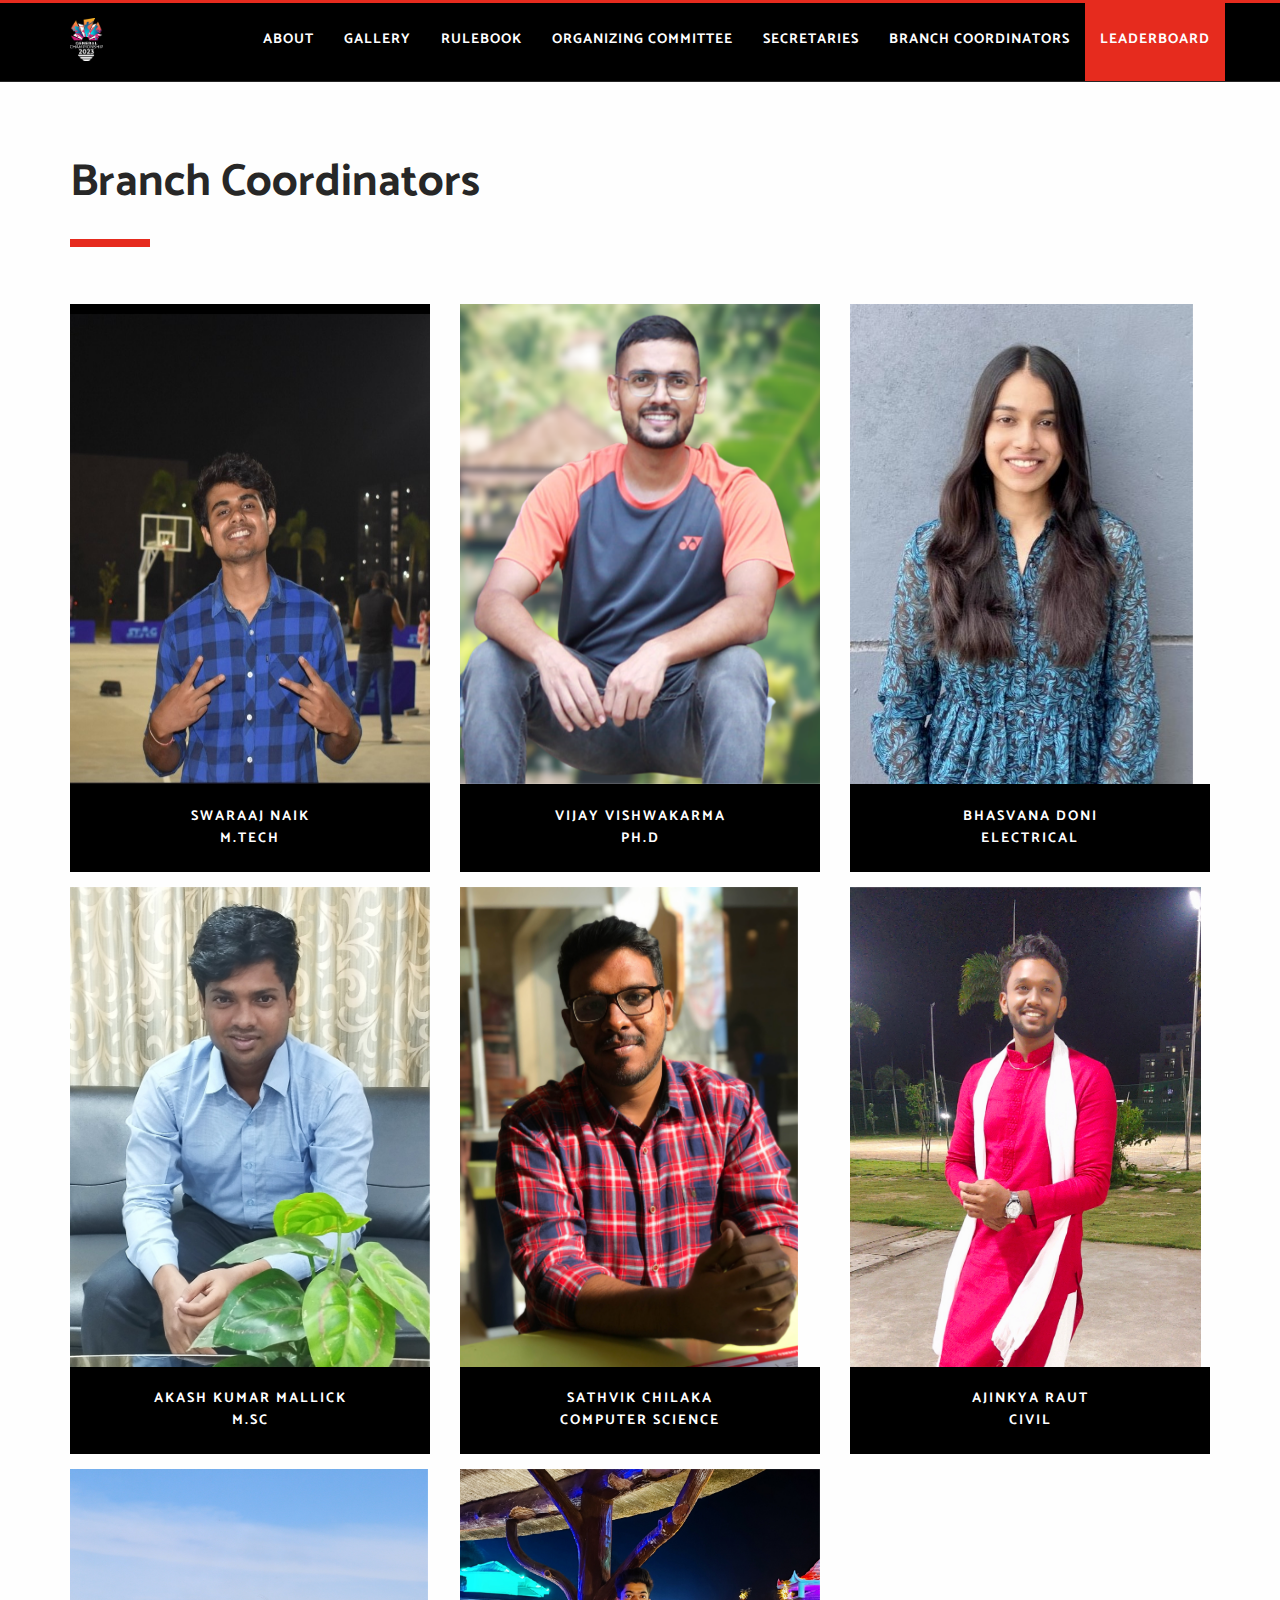
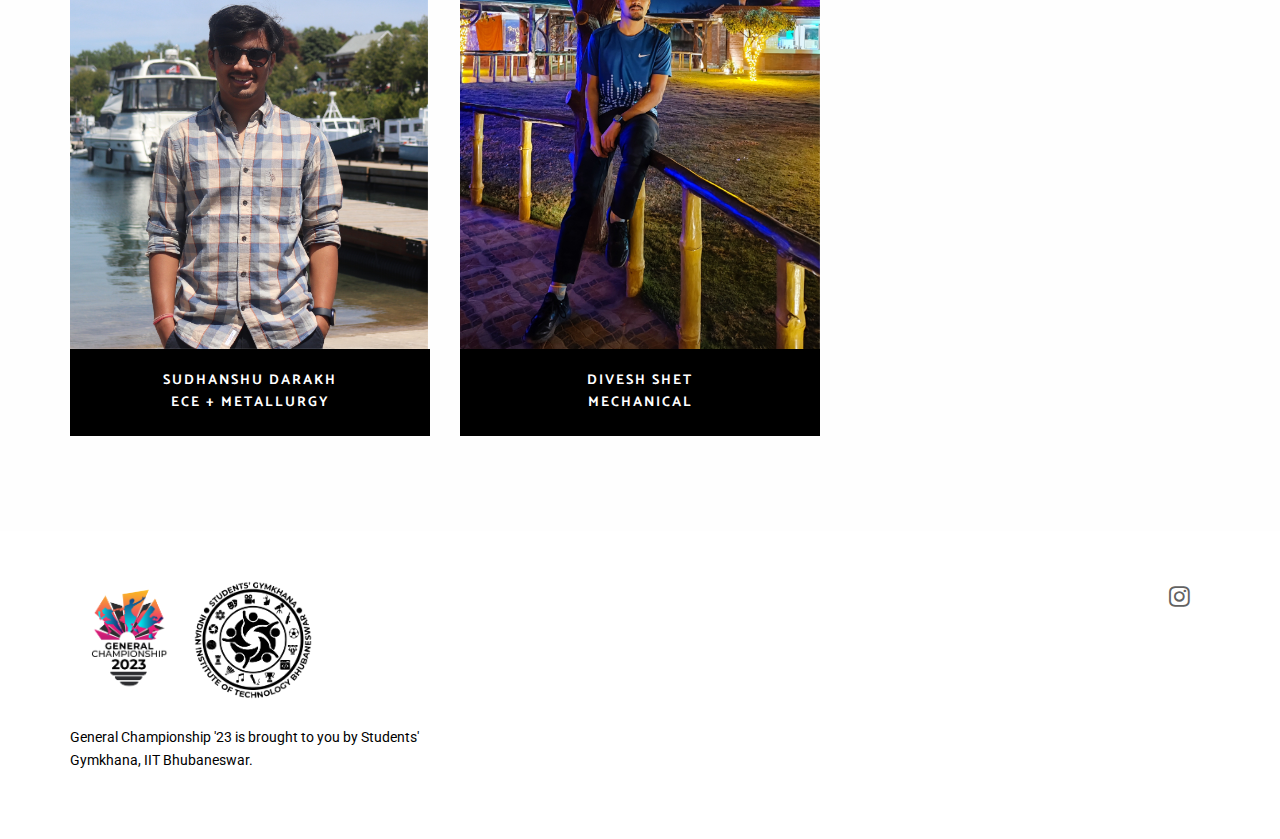
<file: coordinators.html>
<!DOCTYPE html>
<!--[if lt IE 7]>      <html class="no-js lt-ie9 lt-ie8 lt-ie7" lang="en"> <![endif]-->
<!--[if IE 7]>         <html class="no-js lt-ie9 lt-ie8" lang="en"> <![endif]-->
<!--[if IE 8]>         <html class="no-js lt-ie9" lang="en"> <![endif]-->
<!--[if gt IE 8]><!-->
<html class="no-js" lang="en">
<!--<![endif]-->

<head>
  <meta charset="utf-8">
  <meta name="viewport" content="width=device-width, initial-scale=1.0, maximum-scale=1">
  <meta http-equiv="X-UA-Compatible" content="IE=edge">

  <!-- Title, icon, description and keywords -->
  <title>GC' 23 IIT BBS</title>
  <link rel="shortcut icon" href="res/images/favicon.ico">
  <meta name="description" content="GC' 23 IIT BBS">
  <meta name="keywords" content="GC, IIT BBS">

  <!-- Social media tags -->
  <!-- Open Graph -->
  <meta property="og:title" content="GC'23 IIT BBS">
  <meta property="og:description" content="GC'23 IIT BBS">
  <meta property="og:image" content="https://gciitbbs.com/res/images/logos/dark.png">
  <meta property="og:url" content="https://gciitbbs.com">
  <!-- Twitter -->
  <meta name="twitter:card" content="summary_large_image">
  <meta name="twitter:site" content="@">
  <!-- Google+ -->
  <meta itemprop="name" content="GC '23">
  <meta itemprop="description" content="GC '23">
  <meta itemprop="image" content="https://gciitbbs.com/res/images/logos/dark.png">

  <!-- Browser themes -->
  <meta name="theme-color" content="#000">

  <!-- Bootstrap -->
  <link rel="stylesheet" href="res/css/bootstrap.min.css">

  <!-- Font Icons -->
  <link rel="stylesheet" href="res/css/font-awesome.min.css">

  <!-- Plugins -->
  <link rel="stylesheet" href="res/css/flickity.min.css">
  <link rel="stylesheet" href="res/css/magnific-popup.css">

  <!-- Main styles -->
  <link rel="stylesheet" href="res/css/main.css">
  <link rel="stylesheet" href="res/css/style.css">

  <!-- Color skin -->
  <link rel="stylesheet" href="res/css/color_red.css">

  <!-- Modernizr JS for IE8 support of HTML5 elements and media queries -->
  <!--[if lt IE 8]>
  <script src="res/js/modernizr.min.js"></script>
  <![endif]-->
</head>

<body id="page-top">
  <!-- Navigation Start -->
  <nav id="navigation" class="navbar navbar-fixed-top navbar-dark">
    <div class="container">
      <div class="row">
        <div class="navbar-header col-lg-1">
          <button type="button" class="navbar-toggle collapsed" data-toggle="collapse" data-target="#navbar">
            <span class="sr-only">Toggle navigation</span>
            <span class="icon-bar"></span>
            <span class="icon-bar"></span>
            <span class="icon-bar"></span>
          </button>

          <a class="navbar-brand font-family-alt letter-spacing-1 text-extra-large text-uppercase" href="/">
            <img class="logo-navbar-dark" src="res/images/logos/dark.png" alt=""/>
            <img class="logo-navbar-white" src="res/images/logos/light.png" alt=""/>
          </a>
        </div>
        <!-- //.navbar-header -->

        <div id="navbar" class="navbar-collapse collapse col-lg-9 pull-right">
          <ul class="nav navbar-nav font-family-alt letter-spacing-1 text-uppercase font-weight-700">
            <li><a href="index.html" class="page-scroll">About</a></li>
            <li><a href="gallery.html" class="line-height-unset">Gallery</a></li>
            <li><a href="rulebook.pdf" class="line-height-unset">Rulebook</a></li>
            <li><a href="organizing.html" class="line-height-unset">Organizing Committee</a></li>
            <li><a href="secy.html" class="line-height-unset">Secretaries</a></li>
            <li><a href="coordinators.html" class="line-height-unset">Branch Coordinators</a></li>
            <li class="bg-base-color">
              <a href="https://leaderboard.gciitbbs.com/" class="line-height-unset width-100">
                Leaderboard
              </a>
            </li>
          </ul>
        </div>
        <!-- //.navbar-collapse -->
      </div>
      <!-- //.row -->
    </div>
    <!-- //.container -->
  </nav>
  <!-- //Navigation End -->



  <!-- Section - Speakers start -->
  <section id="speakers" class="bg-white-2">
    <div class="container">
      <div class="row no-padding-rl">
        <div class="col-md-12">
          <h2 class="font-family-alt font-weight-700 sm-title-large title-extra-large-2 text-gray-dark-2">
            Branch Coordinators
          </h2>
          <span class="bg-base-color xs-margin-6 xs-no-margin-rl margin-3 no-margin-rl separator-line-extra-thick-long"></span>
          <br>
        </div>
        <!-- //.col-md-10 -->
      </div>
      <!-- //.row -->

      <div class="row">
        <!-- Speaker Box Start -->
        <div class="features-box speaker-box col-sm-6 col-md-4">
          <div class="overflow-hidden position-relative width-100">
            <div class="img-wrapper">
              <img src="res/images/coordinators/swaraj.jpg" alt=""/>
            </div>
            <!-- //.img-wrapper -->

            <div class="bg-black no-padding-rl padding-6 position-relative text-center">
              <span class="display-block font-family-alt font-weight-700 letter-spacing-2 text-white text-medium text-uppercase">
                Swaraaj Naik <br> M.Tech
              </span>
            </div>
            <!-- //.bg-black -->

            <div class="ease height-100 padding-2 position-absolute position-top position-left show-on-hover width-100">
              <div class="bg-base-color height-100 width-100">
                <div class="display-table height-100 width-100">
                  <div class="display-table-cell no-padding-tb padding-11 vertical-align-middle text-uppercase text-white">
                    <span class="display-block font-family-alt letter-spacing-1 title-small">
                      Swaraaj Naik
                    </span>
                    <br>
                    <span class="display-block font-weight-700 letter-spacing-1 text-medium">
                      GC Coordinator, M.Tech
                    </span>
                  </div>
                  <!-- //.display-table-cell -->
                </div>
                <!-- //.display-table -->
              </div>
              <!-- //.bg-base-color -->
            </div>
            <!-- //.ease -->
          </div>
          <!-- //.overflow-hidden -->
        </div>
        <!-- //Speaker Box End -->

        <!-- Speaker Box Start -->
        <div class="features-box speaker-box col-sm-6 col-md-4">
          <div class="overflow-hidden position-relative width-100">
            <div class="img-wrapper">
              <img src="res/images/coordinators/vv20.png" alt=""/>
            </div>
            <!-- //.img-wrapper -->

            <div class="bg-black no-padding-rl padding-6 position-relative text-center">
              <span class="display-block font-family-alt font-weight-700 letter-spacing-2 text-white text-medium text-uppercase">
                Vijay Vishwakarma <br> Ph.D
              </span>
            </div>
            <!-- //.bg-black -->

            <div class="ease height-100 padding-2 position-absolute position-top position-left show-on-hover width-100">
              <div class="bg-base-color height-100 width-100">
                <div class="display-table height-100 width-100">
                  <div class="display-table-cell no-padding-tb padding-11 vertical-align-middle text-uppercase text-white">
                    <span class="display-block font-family-alt letter-spacing-1 title-small">
                      Vijay Vishwakarma
                    </span>
                    <br>
                    <span class="display-block font-weight-700 letter-spacing-1 text-medium">
                      GC Coordinator, Ph.D
                    </span>
                  </div>
                  <!-- //.display-table-cell -->
                </div>
                <!-- //.display-table -->
              </div>
              <!-- //.bg-base-color -->
            </div>
            <!-- //.ease -->
          </div>
          <!-- //.overflow-hidden -->
        </div>
        <!-- //Speaker Box End -->

        <!-- Speaker Box Start -->
        <div class="features-box speaker-box col-sm-6 col-md-4">
          <div class="overflow-hidden position-relative width-100">
            <div class="img-wrapper">
              <img src="res/images/coordinators/db20.jpg" alt=""/>
            </div>
            <!-- //.img-wrapper -->

            <div class="bg-black no-padding-rl padding-6 position-relative text-center">
              <span class="display-block font-family-alt font-weight-700 letter-spacing-2 text-white text-medium text-uppercase">
                Bhasvana Doni <br> Electrical
              </span>
            </div>
            <!-- //.bg-black -->

            <div class="ease height-100 padding-2 position-absolute position-top position-left show-on-hover width-100">
              <div class="bg-base-color height-100 width-100">
                <div class="display-table height-100 width-100">
                  <div class="display-table-cell no-padding-tb padding-11 vertical-align-middle text-uppercase text-white">
                    <span class="display-block font-family-alt letter-spacing-1 title-small">
                      Bhasvana Doni
                    </span>
                    <br>
                    <span class="display-block font-weight-700 letter-spacing-1 text-medium">
                      GC Coordinator, Electrical
                    </span>
                  </div>
                  <!-- //.display-table-cell -->
                </div>
                <!-- //.display-table -->
              </div>
              <!-- //.bg-base-color -->
            </div>
            <!-- //.ease -->
          </div>
          <!-- //.overflow-hidden -->
        </div>
        <!-- //Speaker Box End -->

        <!-- Speaker Box Start -->
        <div class="features-box speaker-box col-sm-6 col-md-4">
          <div class="overflow-hidden position-relative width-100">
            <div class="img-wrapper">
              <img src="res/images/coordinators/21gg05020.jpg" alt=""/>
            </div>
            <!-- //.img-wrapper -->

            <div class="bg-black no-padding-rl padding-6 position-relative text-center">
              <span class="display-block font-family-alt font-weight-700 letter-spacing-2 text-white text-medium text-uppercase">
                Akash Kumar Mallick <br> M.Sc
              </span>
            </div>
            <!-- //.bg-black -->

            <div class="ease height-100 padding-2 position-absolute position-top position-left show-on-hover width-100">
              <div class="bg-base-color height-100 width-100">
                <div class="display-table height-100 width-100">
                  <div class="display-table-cell no-padding-tb padding-11 vertical-align-middle text-uppercase text-white">
                    <span class="display-block font-family-alt letter-spacing-1 title-small">
                      Akash Kumar Mallick
                    </span>
                    <br>
                    <span class="display-block font-weight-700 letter-spacing-1 text-medium">
                      GC Coordinator, M.Sc
                    </span>
                  </div>
                  <!-- //.display-table-cell -->
                </div>
                <!-- //.display-table -->
              </div>
              <!-- //.bg-base-color -->
            </div>
            <!-- //.ease -->
          </div>
          <!-- //.overflow-hidden -->
        </div>
        <!-- //Speaker Box End -->

        <!-- Speaker Box Start -->
        <div class="features-box speaker-box col-sm-6 col-md-4">
          <div class="overflow-hidden position-relative width-100">
            <div class="img-wrapper">
              <img src="res/images/coordinators/cs34.jpg" alt=""/>
            </div>
            <!-- //.img-wrapper -->

            <div class="bg-black no-padding-rl padding-6 position-relative text-center">
              <span class="display-block font-family-alt font-weight-700 letter-spacing-2 text-white text-medium text-uppercase">
                Sathvik Chilaka <br> Computer Science
              </span>
            </div>
            <!-- //.bg-black -->

            <div class="ease height-100 padding-2 position-absolute position-top position-left show-on-hover width-100">
              <div class="bg-base-color height-100 width-100">
                <div class="display-table height-100 width-100">
                  <div class="display-table-cell no-padding-tb padding-11 vertical-align-middle text-uppercase text-white">
                    <span class="display-block font-family-alt letter-spacing-1 title-small">
                      Sathvik Chilaka
                    </span>
                    <br>
                    <span class="display-block font-weight-700 letter-spacing-1 text-medium">
                      GC Coordinator, Computer Science
                    </span>
                  </div>
                  <!-- //.display-table-cell -->
                </div>
                <!-- //.display-table -->
              </div>
              <!-- //.bg-base-color -->
            </div>
            <!-- //.ease -->
          </div>
          <!-- //.overflow-hidden -->
        </div>
        <!-- //Speaker Box End -->

        <!-- Speaker Box Start -->
        <div class="features-box speaker-box col-sm-6 col-md-4">
          <div class="overflow-hidden position-relative width-100">
            <div class="img-wrapper">
              <img src="res/images/coordinators/akr12.jpg" alt=""/>
            </div>
            <!-- //.img-wrapper -->

            <div class="bg-black no-padding-rl padding-6 position-relative text-center">
              <span class="display-block font-family-alt font-weight-700 letter-spacing-2 text-white text-medium text-uppercase">
                Ajinkya Raut <br> Civil
              </span>
            </div>
            <!-- //.bg-black -->

            <div class="ease height-100 padding-2 position-absolute position-top position-left show-on-hover width-100">
              <div class="bg-base-color height-100 width-100">
                <div class="display-table height-100 width-100">
                  <div class="display-table-cell no-padding-tb padding-11 vertical-align-middle text-uppercase text-white">
                    <span class="display-block font-family-alt letter-spacing-1 title-small">
                      Ajinkya Raut
                    </span>
                    <br>
                    <span class="display-block font-weight-700 letter-spacing-1 text-medium">
                      GC Coordinator, Civil
                    </span>
                  </div>
                  <!-- //.display-table-cell -->
                </div>
                <!-- //.display-table -->
              </div>
              <!-- //.bg-base-color -->
            </div>
            <!-- //.ease -->
          </div>
          <!-- //.overflow-hidden -->
        </div>
        <!-- //Speaker Box End -->

        <!-- Speaker Box Start -->
        <div class="features-box speaker-box col-sm-6 col-md-4">
          <div class="overflow-hidden position-relative width-100">
            <div class="img-wrapper">
              <img src="res/images/coordinators/sd61.jpg" alt=""/>
            </div>
            <!-- //.img-wrapper -->

            <div class="bg-black no-padding-rl padding-6 position-relative text-center">
              <span class="display-block font-family-alt font-weight-700 letter-spacing-2 text-white text-medium text-uppercase">
                Sudhanshu Darakh <br> ECE + Metallurgy
              </span>
            </div>
            <!-- //.bg-black -->

            <div class="ease height-100 padding-2 position-absolute position-top position-left show-on-hover width-100">
              <div class="bg-base-color height-100 width-100">
                <div class="display-table height-100 width-100">
                  <div class="display-table-cell no-padding-tb padding-11 vertical-align-middle text-uppercase text-white">
                    <span class="display-block font-family-alt letter-spacing-1 title-small">
                      Sudhanshu Darakh
                    </span>
                    <br>
                    <span class="display-block font-weight-700 letter-spacing-1 text-medium">
                      GC Coordinator, ECE + Metallurgy
                    </span>
                  </div>
                  <!-- //.display-table-cell -->
                </div>
                <!-- //.display-table -->
              </div>
              <!-- //.bg-base-color -->
            </div>
            <!-- //.ease -->
          </div>
          <!-- //.overflow-hidden -->
        </div>
        <!-- //Speaker Box End -->

        <!-- Speaker Box Start -->
        <div class="features-box speaker-box col-sm-6 col-md-4">
          <div class="overflow-hidden position-relative width-100">
            <div class="img-wrapper">
              <img src="res/images/coordinators/dds12.jpg" alt=""/>
            </div>
            <!-- //.img-wrapper -->

            <div class="bg-black no-padding-rl padding-6 position-relative text-center">
              <span class="display-block font-family-alt font-weight-700 letter-spacing-2 text-white text-medium text-uppercase">
                Divesh Shet <br> Mechanical
              </span>
            </div>
            <!-- //.bg-black -->

            <div class="ease height-100 padding-2 position-absolute position-top position-left show-on-hover width-100">
              <div class="bg-base-color height-100 width-100">
                <div class="display-table height-100 width-100">
                  <div class="display-table-cell no-padding-tb padding-11 vertical-align-middle text-uppercase text-white">
                    <span class="display-block font-family-alt letter-spacing-1 title-small">
                      Divesh Shet
                    </span>
                    <br>
                    <span class="display-block font-weight-700 letter-spacing-1 text-medium">
                      GC Coordinator, Mechanical
                    </span>
                  </div>
                  <!-- //.display-table-cell -->
                </div>
                <!-- //.display-table -->
              </div>
              <!-- //.bg-base-color -->
            </div>
            <!-- //.ease -->
          </div>
          <!-- //.overflow-hidden -->
        </div>
        <!-- //Speaker Box End -->
      
         
        
      </div>
      <!-- //.row -->
    </div>
    <!-- //.container -->
  </section>
  <!-- //Section - Speakers End -->






  


   <!-- Footer Start -->
   <footer class="footer bg-white">
    <div class="container">
      <div class="row">
        <div class="col-sm-4">
          <div class="footer-logo xs-text-center">
            <img src="res/images/logos/light.png" alt="">
            <img src="res/images/logos/gymkhana.png" alt="">
          </div>
          <!-- //.footer-logo -->
          <p class="disclaimer xs-text-center">
            General Championship '23 is brought to you by Students' Gymkhana, IIT Bhubaneswar.
          </p>
          <!-- //.disclaimer -->
        </div>
        <!-- //.col-sm-4 -->

        <div class="col-sm-8">
          <div class="footer-social text-right">
            <ul class="list-inline list-unstyled no-margin xs-text-center xs-title-small title-medium">
              <!-- <li><a href="https://facebook.com/tedxjmi"><i class="fa fa-facebook"></i></a></li> -->
              <!-- <li><a href="https://twitter.com/TEDx_JMI"><i class="fa fa-twitter"></i></a></li> -->
              <li><a href="https://www.instagram.com/gc.iitbbs/"><i class="fa fa-instagram"></i></a></li>
            </ul>
          </div>
          <!-- //.footer-social -->
        </div>
        <!-- //.col-sm-8 -->
      </div>
      <!-- //.row -->
    </div>
    <!-- //.container -->
  </footer>
  <!-- //Footer End -->


  <!-- Scroll to top -->
  <a href="#page-top" class="page-scroll scroll-to-top"><i class="fa fa-angle-up"></i></a>


  <!-- jQuery -->
  <script src="res/js/jquery.min.js"></script>

  <!-- Bootstrap -->
  <script src="res/js/bootstrap.min.js"></script>

  <!-- Plugins -->
  <script src="res/js/pace.min.js"></script>
  <script src="res/js/debouncer.min.js"></script>
  <script src="res/js/jquery.easing.min.js"></script>
  <script src="res/js/jquery.inview.min.js"></script>
  <script src="res/js/jquery.matchHeight.js"></script>
  <script src="res/js/isotope.pkgd.min.js"></script>
  <script src="res/js/imagesloaded.pkgd.min.js"></script>
  <script src="res/js/flickity.pkgd.min.js"></script>
  <script src="res/js/jquery.magnific-popup.min.js"></script>
  <script src="res/js/jquery.validate.min.js"></script>

  <!-- BG Parallax JS -->
  <script src="res/js/TweenMax.min.js"></script>
  <script src="res/js/ScrollMagic.min.js"></script>
  <script src="res/js/animation.gsap.min.js"></script>

  <!-- Theme -->
  <script src="res/js/main.js"></script>

  <!-- Countdown -->
  <script src="res/js/jquery.countdown.min.js"></script>
  <script src="res/js/countdown.js"></script>

</body>

</html>
</file>
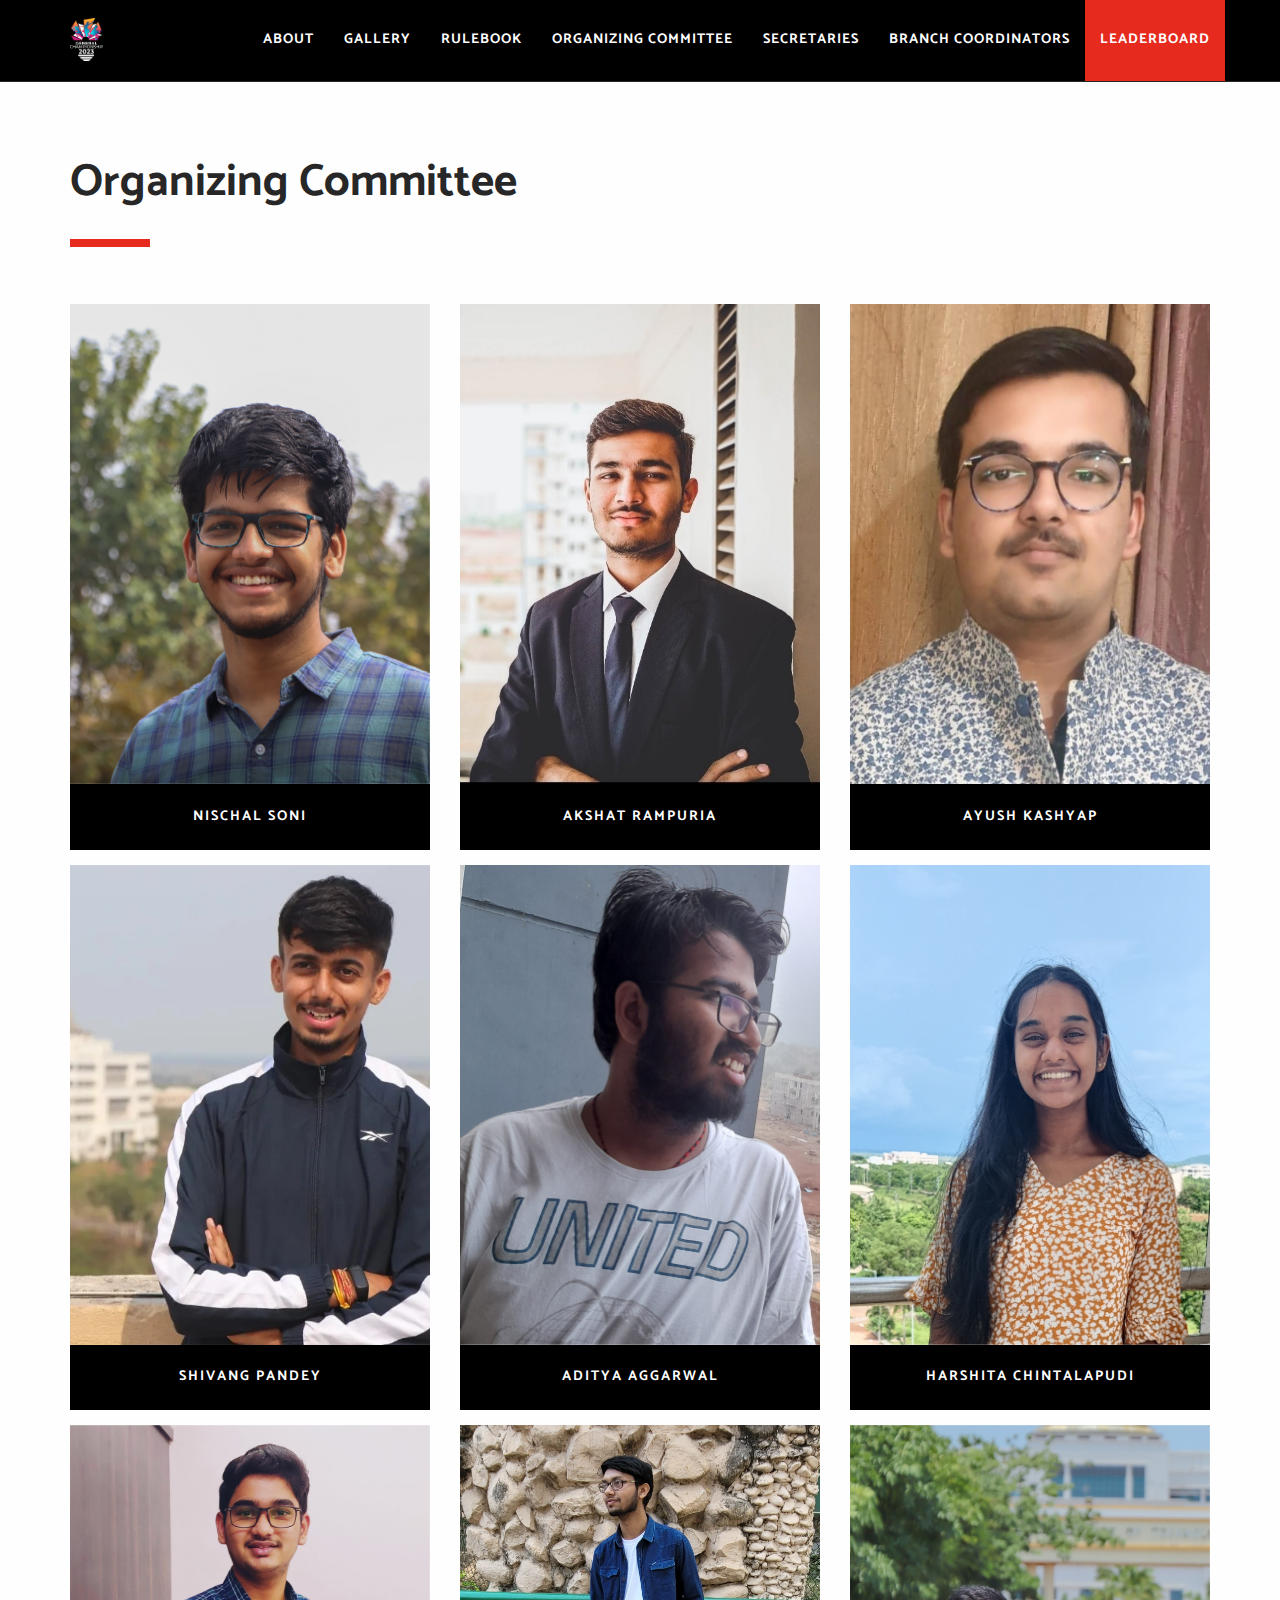
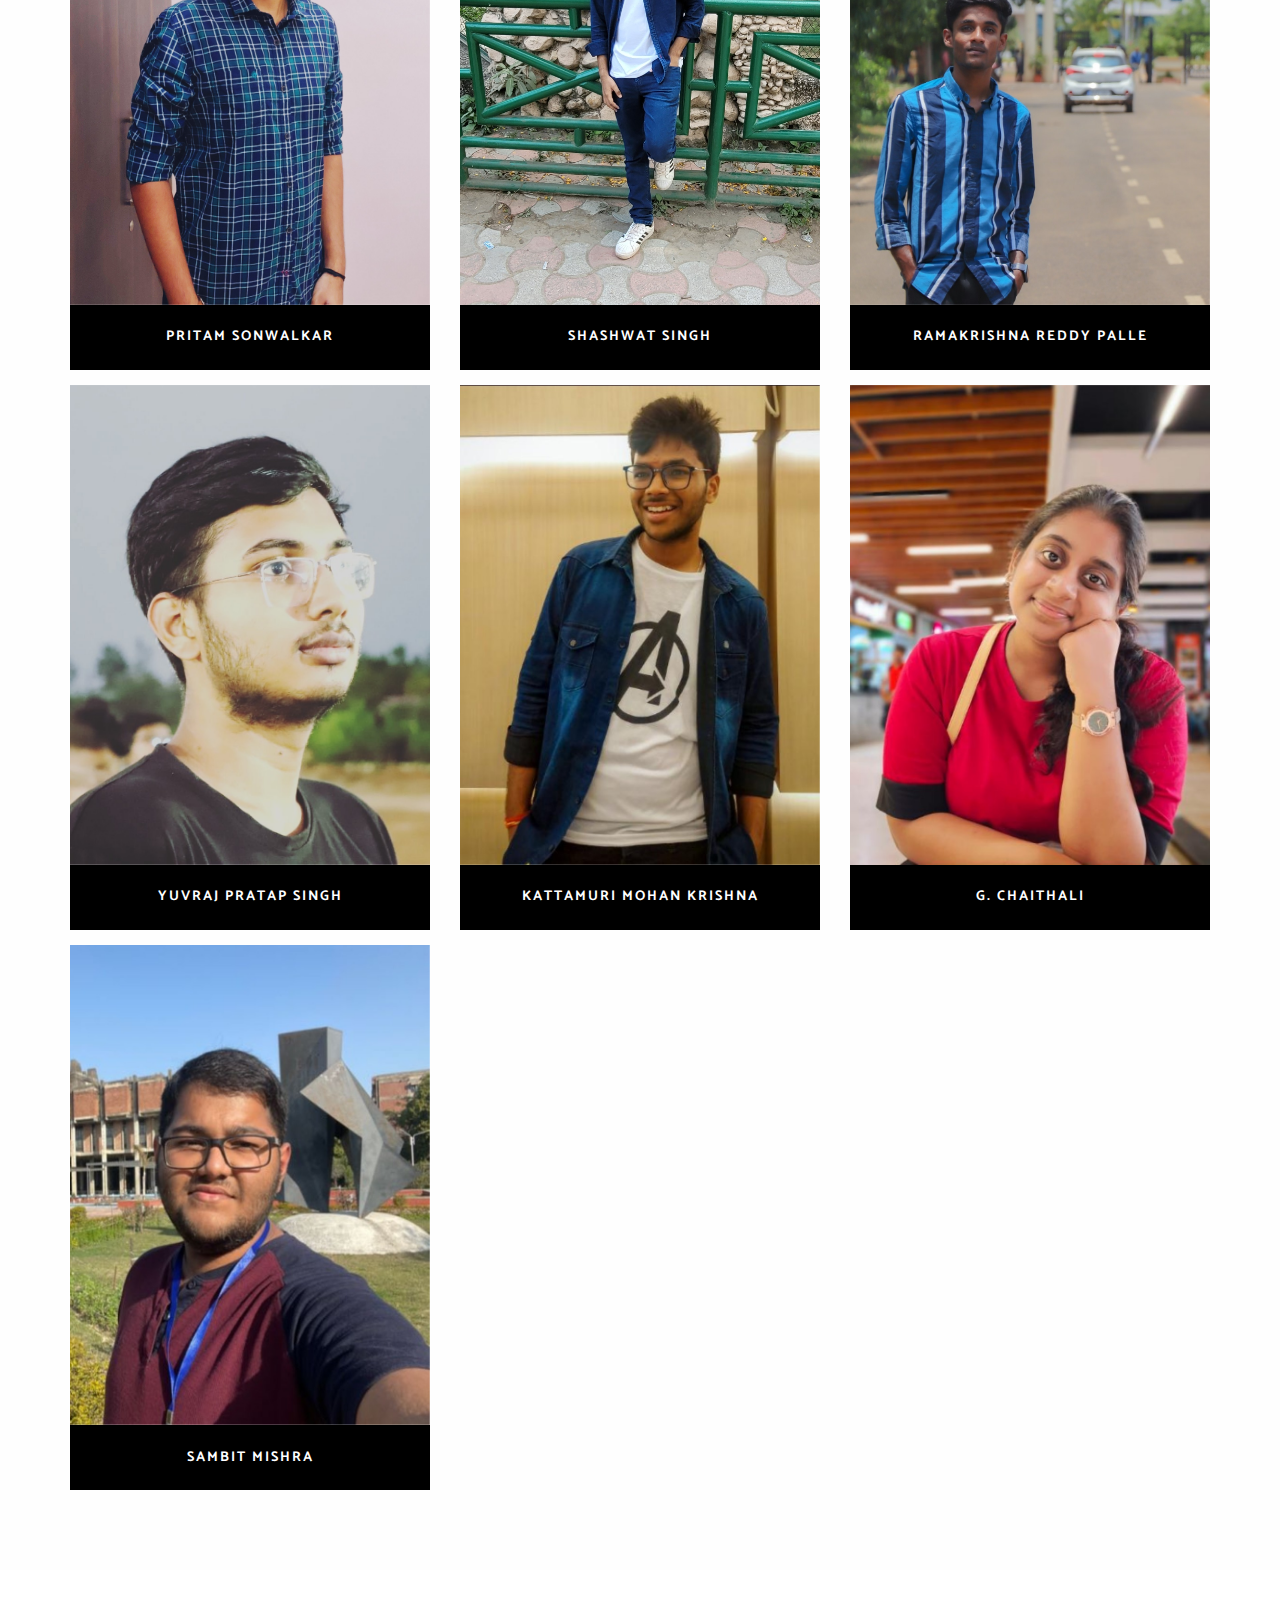
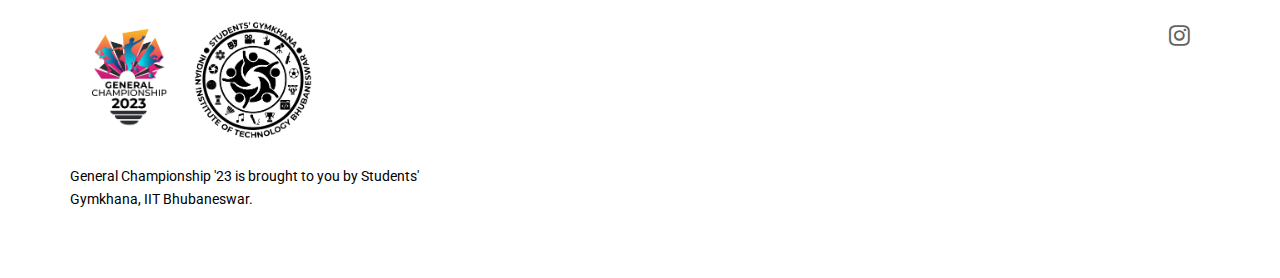
<file: organizing.html>
<!DOCTYPE html>
<!--[if lt IE 7]>      <html class="no-js lt-ie9 lt-ie8 lt-ie7" lang="en"> <![endif]-->
<!--[if IE 7]>         <html class="no-js lt-ie9 lt-ie8" lang="en"> <![endif]-->
<!--[if IE 8]>         <html class="no-js lt-ie9" lang="en"> <![endif]-->
<!--[if gt IE 8]><!-->
<html class="no-js" lang="en">
<!--<![endif]-->

<head>
  <meta charset="utf-8">
  <meta name="viewport" content="width=device-width, initial-scale=1.0, maximum-scale=1">
  <meta http-equiv="X-UA-Compatible" content="IE=edge">

  <!-- Title, icon, description and keywords -->
  <title>GC' 23 IIT BBS</title>
  <link rel="shortcut icon" href="res/images/favicon.ico">
  <meta name="description" content="GC' 23 IIT BBS">
  <meta name="keywords" content="GC, IIT BBS">

  <!-- Social media tags -->
  <!-- Open Graph -->
  <meta property="og:title" content="GC'23 IIT BBS">
  <meta property="og:description" content="GC'23 IIT BBS">
  <meta property="og:image" content="https://gciitbbs.com/res/images/logos/dark.png">
  <meta property="og:url" content="https://gciitbbs.com">
  <!-- Twitter -->
  <meta name="twitter:card" content="summary_large_image">
  <meta name="twitter:site" content="@">
  <!-- Google+ -->
  <meta itemprop="name" content="GC '23">
  <meta itemprop="description" content="GC '23">
  <meta itemprop="image" content="https://gciitbbs.com/res/images/logos/dark.png">

  <!-- Browser themes -->
  <meta name="theme-color" content="#000">

  <!-- Bootstrap -->
  <link rel="stylesheet" href="res/css/bootstrap.min.css">

  <!-- Font Icons -->
  <link rel="stylesheet" href="res/css/font-awesome.min.css">

  <!-- Plugins -->
  <link rel="stylesheet" href="res/css/flickity.min.css">
  <link rel="stylesheet" href="res/css/magnific-popup.css">

  <!-- Main styles -->
  <link rel="stylesheet" href="res/css/main.css">
  <link rel="stylesheet" href="res/css/style.css">

  <!-- Color skin -->
  <link rel="stylesheet" href="res/css/color_red.css">

  <!-- Modernizr JS for IE8 support of HTML5 elements and media queries -->
  <!--[if lt IE 8]>
  <script src="res/js/modernizr.min.js"></script>
  <![endif]-->
</head>

<body id="page-top">
  <!-- Navigation Start -->
  <nav id="navigation" class="navbar navbar-fixed-top navbar-dark">
    <div class="container">
      <div class="row">
        <div class="navbar-header col-lg-1">
          <button type="button" class="navbar-toggle collapsed" data-toggle="collapse" data-target="#navbar">
            <span class="sr-only">Toggle navigation</span>
            <span class="icon-bar"></span>
            <span class="icon-bar"></span>
            <span class="icon-bar"></span>
          </button>

          <a class="navbar-brand font-family-alt letter-spacing-1 text-extra-large text-uppercase" href="/">
            <img class="logo-navbar-dark" src="res/images/logos/dark.png" alt=""/>
            <img class="logo-navbar-white" src="res/images/logos/light.png" alt=""/>
          </a>
        </div>
        <!-- //.navbar-header -->

        <div id="navbar" class="navbar-collapse collapse col-lg-9 pull-right">
          <ul class="nav navbar-nav font-family-alt letter-spacing-1 text-uppercase font-weight-700">
            <li><a href="index.html" class="page-scroll">About</a></li>
            <li><a href="gallery.html" class="line-height-unset">Gallery</a></li>
            <li><a href="rulebook.pdf" class="line-height-unset">Rulebook</a></li>
            <li><a href="organizing.html" class="line-height-unset">Organizing Committee</a></li>
            <li><a href="secy.html" class="line-height-unset">Secretaries</a></li>
            <li><a href="coordinators.html" class="line-height-unset">Branch Coordinators</a></li>
            <li class="bg-base-color">
              <a href="https://leaderboard.gciitbbs.com/" class="line-height-unset width-100">
                Leaderboard
              </a>
            </li>
          </ul>
        </div>
        <!-- //.navbar-collapse -->
      </div>
      <!-- //.row -->
    </div>
    <!-- //.container -->
  </nav>
  <!-- //Navigation End -->



  <!-- Section - Speakers start -->
  <section id="speakers" class="bg-white-2">
    <div class="container">
      <div class="row no-padding-rl">
        <div class="col-md-12">
          <h2 class="font-family-alt font-weight-700 sm-title-large title-extra-large-2 text-gray-dark-2">
            Organizing Committee
          </h2>
          <span class="bg-base-color xs-margin-6 xs-no-margin-rl margin-3 no-margin-rl separator-line-extra-thick-long"></span>
          <br>
        </div>
        <!-- //.col-md-10 -->
      </div>
      <!-- //.row -->

      <div class="row">
        <!-- Speaker Box Start -->
        <div class="features-box speaker-box col-sm-6 col-md-4">
          <div class="overflow-hidden position-relative width-100">
            <div class="img-wrapper">
              <img src="res/images/organizing/vp.jpeg" alt=""/>
            </div>
            <!-- //.img-wrapper -->

            <div class="bg-black no-padding-rl padding-6 position-relative text-center">
              <span class="display-block font-family-alt font-weight-700 letter-spacing-2 text-white text-medium text-uppercase">
                Nischal Soni
              </span>
            </div>
            <!-- //.bg-black -->

            <div class="ease height-100 padding-2 position-absolute position-top position-left show-on-hover width-100">
              <div class="bg-base-color height-100 width-100">
                <div class="display-table height-100 width-100">
                  <div class="display-table-cell no-padding-tb padding-11 vertical-align-middle text-uppercase text-white">
                    <span class="display-block font-family-alt letter-spacing-1 title-small">
                      Nischal Soni
                    </span>
                    <br>
                    <span class="display-block font-weight-700 letter-spacing-1 text-medium">
                      Vice President, Students' Gymkhana
                    </span>
                  </div>
                  <!-- //.display-table-cell -->
                </div>
                <!-- //.display-table -->
              </div>
              <!-- //.bg-base-color -->
            </div>
            <!-- //.ease -->
          </div>
          <!-- //.overflow-hidden -->
        </div>
        <!-- //Speaker Box End -->

        <!-- Speaker Box Start -->
        <div class="features-box speaker-box col-sm-6 col-md-4">
          <div class="overflow-hidden position-relative width-100">
            <div class="img-wrapper">
              <img src="res/images/organizing/gsectech.jpeg" alt=""/>
            </div>
            <!-- //.img-wrapper -->

            <div class="bg-black no-padding-rl padding-6 position-relative text-center">
              <span class="display-block font-family-alt font-weight-700 letter-spacing-2 text-white text-medium text-uppercase">
                Akshat Rampuria
              </span>
            </div>
            <!-- //.bg-black -->

            <div class="ease height-100 padding-2 position-absolute position-top position-left show-on-hover width-100">
              <div class="bg-base-color height-100 width-100">
                <div class="display-table height-100 width-100">
                  <div class="display-table-cell no-padding-tb padding-11 vertical-align-middle text-uppercase text-white">
                    <span class="display-block font-family-alt letter-spacing-1 title-small">
                      Akshat Rampuria
                    </span>
                    <br>
                    <span class="display-block font-weight-700 letter-spacing-1 text-medium">
                      General Secretary, Science &amp; Technology, Students' Gymkhana
                    </span>
                  </div>
                  <!-- //.display-table-cell -->
                </div>
                <!-- //.display-table -->
              </div>
              <!-- //.bg-base-color -->
            </div>
            <!-- //.ease -->
          </div>
          <!-- //.overflow-hidden -->
        </div>
        <!-- //Speaker Box End -->

        <!-- Speaker Box Start -->
        <div class="features-box speaker-box col-sm-6 col-md-4">
          <div class="overflow-hidden position-relative width-100">
            <div class="img-wrapper">
              <img src="res/images/organizing/gseccult.jpg" alt=""/>
            </div>
            <!-- //.img-wrapper -->

            <div class="bg-black no-padding-rl padding-6 position-relative text-center">
              <span class="display-block font-family-alt font-weight-700 letter-spacing-2 text-white text-medium text-uppercase">
                Ayush Kashyap
              </span>
            </div>
            <!-- //.bg-black -->

            <div class="ease height-100 padding-2 position-absolute position-top position-left show-on-hover width-100">
              <div class="bg-base-color height-100 width-100">
                <div class="display-table height-100 width-100">
                  <div class="display-table-cell no-padding-tb padding-11 vertical-align-middle text-uppercase text-white">
                    <span class="display-block font-family-alt letter-spacing-1 title-small">
                      Ayush Kashyap
                    </span>
                    <br>
                    <span class="display-block font-weight-700 letter-spacing-1 text-medium">
                      General Secretary, Socio-Cultural, Students' Gymkhana
                    </span>
                  </div>
                  <!-- //.display-table-cell -->
                </div>
                <!-- //.display-table -->
              </div>
              <!-- //.bg-base-color -->
            </div>
            <!-- //.ease -->
          </div>
          <!-- //.overflow-hidden -->
        </div>
        <!-- //Speaker Box End -->

        <!-- Speaker Box Start -->
        <div class="features-box speaker-box col-sm-6 col-md-4">
          <div class="overflow-hidden position-relative width-100">
            <div class="img-wrapper">
              <img src="res/images/organizing/gsecsports.jpg" alt=""/>
            </div>
            <!-- //.img-wrapper -->

            <div class="bg-black no-padding-rl padding-6 position-relative text-center">
              <span class="display-block font-family-alt font-weight-700 letter-spacing-2 text-white text-medium text-uppercase">
                Shivang Pandey
              </span>
            </div>
            <!-- //.bg-black -->

            <div class="ease height-100 padding-2 position-absolute position-top position-left show-on-hover width-100">
              <div class="bg-base-color height-100 width-100">
                <div class="display-table height-100 width-100">
                  <div class="display-table-cell no-padding-tb padding-11 vertical-align-middle text-uppercase text-white">
                    <span class="display-block font-family-alt letter-spacing-1 title-small">
                      Shivang Pandey
                    </span>
                    <br>
                    <span class="display-block font-weight-700 letter-spacing-1 text-medium">
                      General Secretary, Sports &amp; Games, Students' Gymkhana
                    </span>
                  </div>
                  <!-- //.display-table-cell -->
                </div>
                <!-- //.display-table -->
              </div>
              <!-- //.bg-base-color -->
            </div>
            <!-- //.ease -->
          </div>
          <!-- //.overflow-hidden -->
        </div>
        <!-- //Speaker Box End -->

        <!-- Speaker Box Start -->
        <div class="features-box speaker-box col-sm-6 col-md-4">
          <div class="overflow-hidden position-relative width-100">
            <div class="img-wrapper">
              <img src="res/images/organizing/ug2.jpeg" alt=""/>
            </div>
            <!-- //.img-wrapper -->

            <div class="bg-black no-padding-rl padding-6 position-relative text-center">
              <span class="display-block font-family-alt font-weight-700 letter-spacing-2 text-white text-medium text-uppercase">
                Aditya Aggarwal
              </span>
            </div>
            <!-- //.bg-black -->

            <div class="ease height-100 padding-2 position-absolute position-top position-left show-on-hover width-100">
              <div class="bg-base-color height-100 width-100">
                <div class="display-table height-100 width-100">
                  <div class="display-table-cell no-padding-tb padding-11 vertical-align-middle text-uppercase text-white">
                    <span class="display-block font-family-alt letter-spacing-1 title-small">
                      Aditya Aggarwal
                    </span>
                    <br>
                    <span class="display-block font-weight-700 letter-spacing-1 text-medium">
                      Undergraduate Representative, Students' Gymkhana
                    </span>
                  </div>
                  <!-- //.display-table-cell -->
                </div>
                <!-- //.display-table -->
              </div>
              <!-- //.bg-base-color -->
            </div>
            <!-- //.ease -->
          </div>
          <!-- //.overflow-hidden -->
        </div>
        <!-- //Speaker Box End -->

        <!-- Speaker Box Start -->
        <div class="features-box speaker-box col-sm-6 col-md-4">
          <div class="overflow-hidden position-relative width-100">
            <div class="img-wrapper">
              <img src="res/images/organizing/ug1.jpg" alt=""/>
            </div>
            <!-- //.img-wrapper -->

            <div class="bg-black no-padding-rl padding-6 position-relative text-center">
              <span class="display-block font-family-alt font-weight-700 letter-spacing-2 text-white text-medium text-uppercase">
                Harshita Chintalapudi
              </span>
            </div>
            <!-- //.bg-black -->

            <div class="ease height-100 padding-2 position-absolute position-top position-left show-on-hover width-100">
              <div class="bg-base-color height-100 width-100">
                <div class="display-table height-100 width-100">
                  <div class="display-table-cell no-padding-tb padding-11 vertical-align-middle text-uppercase text-white">
                    <span class="display-block font-family-alt letter-spacing-1 title-small">
                      Harshita Chintalapudi
                    </span>
                    <br>
                    <span class="display-block font-weight-700 letter-spacing-1 text-medium">
                      Undergraduate Representative, Students' Gymkhana
                    </span>
                  </div>
                  <!-- //.display-table-cell -->
                </div>
                <!-- //.display-table -->
              </div>
              <!-- //.bg-base-color -->
            </div>
            <!-- //.ease -->
          </div>
          <!-- //.overflow-hidden -->
        </div>
        <!-- //Speaker Box End -->

        <!-- Speaker Box Start -->
        <div class="features-box speaker-box col-sm-6 col-md-4">
          <div class="overflow-hidden position-relative width-100">
            <div class="img-wrapper">
              <img src="res/images/organizing/ug3.jpg" alt=""/>
            </div>
            <!-- //.img-wrapper -->

            <div class="bg-black no-padding-rl padding-6 position-relative text-center">
              <span class="display-block font-family-alt font-weight-700 letter-spacing-2 text-white text-medium text-uppercase">
                Pritam Sonwalkar
              </span>
            </div>
            <!-- //.bg-black -->

            <div class="ease height-100 padding-2 position-absolute position-top position-left show-on-hover width-100">
              <div class="bg-base-color height-100 width-100">
                <div class="display-table height-100 width-100">
                  <div class="display-table-cell no-padding-tb padding-11 vertical-align-middle text-uppercase text-white">
                    <span class="display-block font-family-alt letter-spacing-1 title-small">
                      Pritam Sonwalkar
                    </span>
                    <br>
                    <span class="display-block font-weight-700 letter-spacing-1 text-medium">
                      Undergraduate Representative, Students' Gymkhana
                    </span>
                  </div>
                  <!-- //.display-table-cell -->
                </div>
                <!-- //.display-table -->
              </div>
              <!-- //.bg-base-color -->
            </div>
            <!-- //.ease -->
          </div>
          <!-- //.overflow-hidden -->
        </div>
        <!-- //Speaker Box End -->

        <!-- Speaker Box Start -->
        <div class="features-box speaker-box col-sm-6 col-md-4">
          <div class="overflow-hidden position-relative width-100">
            <div class="img-wrapper">
              <img src="res/images/organizing/secyweb.jpg" alt=""/>
            </div>
            <!-- //.img-wrapper -->

            <div class="bg-black no-padding-rl padding-6 position-relative text-center">
              <span class="display-block font-family-alt font-weight-700 letter-spacing-2 text-white text-medium text-uppercase">
                Shashwat Singh
              </span>
            </div>
            <!-- //.bg-black -->

            <div class="ease height-100 padding-2 position-absolute position-top position-left show-on-hover width-100">
              <div class="bg-base-color height-100 width-100">
                <div class="display-table height-100 width-100">
                  <div class="display-table-cell no-padding-tb padding-11 vertical-align-middle text-uppercase text-white">
                    <span class="display-block font-family-alt letter-spacing-1 title-small">
                      Shashwat Singh
                    </span>
                    <br>
                    <span class="display-block font-weight-700 letter-spacing-1 text-medium">
                      Website Lead
                    </span>
                  </div>
                  <!-- //.display-table-cell -->
                </div>
                <!-- //.display-table -->
              </div>
              <!-- //.bg-base-color -->
            </div>
            <!-- //.ease -->
          </div>
          <!-- //.overflow-hidden -->
        </div>
        <!-- //Speaker Box End -->
      
         <!-- Speaker Box Start -->
         <div class="features-box speaker-box col-sm-6 col-md-4">
          <div class="overflow-hidden position-relative width-100">
            <div class="img-wrapper">
              <img src="res/images/organizing/music.jpeg" alt=""/>
            </div>
            <!-- //.img-wrapper -->

            <div class="bg-black no-padding-rl padding-6 position-relative text-center">
              <span class="display-block font-family-alt font-weight-700 letter-spacing-2 text-white text-medium text-uppercase">
                Ramakrishna Reddy Palle
              </span>
            </div>
            <!-- //.bg-black -->

            <div class="ease height-100 padding-2 position-absolute position-top position-left show-on-hover width-100">
              <div class="bg-base-color height-100 width-100">
                <div class="display-table height-100 width-100">
                  <div class="display-table-cell no-padding-tb padding-11 vertical-align-middle text-uppercase text-white">
                    <span class="display-block font-family-alt letter-spacing-1 title-small">
                      Ramakrishna Reddy Palle
                    </span>
                    <br>
                    <span class="display-block font-weight-700 letter-spacing-1 text-medium">
                      Social Media Lead
                    </span>
                  </div>
                  <!-- //.display-table-cell -->
                </div>
                <!-- //.display-table -->
              </div>
              <!-- //.bg-base-color -->
            </div>
            <!-- //.ease -->
          </div>
          <!-- //.overflow-hidden -->
        </div>
        <!-- //Speaker Box End -->

         <!-- Speaker Box Start -->
         <div class="features-box speaker-box col-sm-6 col-md-4">
          <div class="overflow-hidden position-relative width-100">
            <div class="img-wrapper">
              <img src="res/images/organizing/naksh.jpg" alt=""/>
            </div>
            <!-- //.img-wrapper -->

            <div class="bg-black no-padding-rl padding-6 position-relative text-center">
              <span class="display-block font-family-alt font-weight-700 letter-spacing-2 text-white text-medium text-uppercase">
                Yuvraj Pratap Singh
              </span>
            </div>
            <!-- //.bg-black -->

            <div class="ease height-100 padding-2 position-absolute position-top position-left show-on-hover width-100">
              <div class="bg-base-color height-100 width-100">
                <div class="display-table height-100 width-100">
                  <div class="display-table-cell no-padding-tb padding-11 vertical-align-middle text-uppercase text-white">
                    <span class="display-block font-family-alt letter-spacing-1 title-small">
                      Yuvraj Pratap Singh
                    </span>
                    <br>
                    <span class="display-block font-weight-700 letter-spacing-1 text-medium">
                      Logistics Lead
                    </span>
                  </div>
                  <!-- //.display-table-cell -->
                </div>
                <!-- //.display-table -->
              </div>
              <!-- //.bg-base-color -->
            </div>
            <!-- //.ease -->
          </div>
          <!-- //.overflow-hidden -->
        </div>
        <!-- //Speaker Box End -->
         <!-- Speaker Box Start -->
         <div class="features-box speaker-box col-sm-6 col-md-4">
          <div class="overflow-hidden position-relative width-100">
            <div class="img-wrapper">
              <img src="res/images/organizing/mohan.jpg" alt=""/>
            </div>
            <!-- //.img-wrapper -->

            <div class="bg-black no-padding-rl padding-6 position-relative text-center">
              <span class="display-block font-family-alt font-weight-700 letter-spacing-2 text-white text-medium text-uppercase">
                Kattamuri Mohan Krishna
              </span>
            </div>
            <!-- //.bg-black -->

            <div class="ease height-100 padding-2 position-absolute position-top position-left show-on-hover width-100">
              <div class="bg-base-color height-100 width-100">
                <div class="display-table height-100 width-100">
                  <div class="display-table-cell no-padding-tb padding-11 vertical-align-middle text-uppercase text-white">
                    <span class="display-block font-family-alt letter-spacing-1 title-small">
                      Kattamuri Mohan Krishna
                    </span>
                    <br>
                    <span class="display-block font-weight-700 letter-spacing-1 text-medium">
                      Lead Designer
                    </span>
                  </div>
                  <!-- //.display-table-cell -->
                </div>
                <!-- //.display-table -->
              </div>
              <!-- //.bg-base-color -->
            </div>
            <!-- //.ease -->
          </div>
          <!-- //.overflow-hidden -->
        </div>
        <!-- //Speaker Box End -->
 <!-- Speaker Box Start -->
        <div class="features-box speaker-box col-sm-6 col-md-4">
          <div class="overflow-hidden position-relative width-100">
            <div class="img-wrapper">
              <img src="res/images/organizing/oracle.jpg" alt=""/>
            </div>
            <!-- //.img-wrapper -->

            <div class="bg-black no-padding-rl padding-6 position-relative text-center">
              <span class="display-block font-family-alt font-weight-700 letter-spacing-2 text-white text-medium text-uppercase">
                G. Chaithali
              </span>
            </div>
            <!-- //.bg-black -->

            <div class="ease height-100 padding-2 position-absolute position-top position-left show-on-hover width-100">
              <div class="bg-base-color height-100 width-100">
                <div class="display-table height-100 width-100">
                  <div class="display-table-cell no-padding-tb padding-11 vertical-align-middle text-uppercase text-white">
                    <span class="display-block font-family-alt letter-spacing-1 title-small">
                      G. Chaithali
                    </span>
                    <br>
                    <span class="display-block font-weight-700 letter-spacing-1 text-medium">
                      Chief Editor, Oracle - The Journalism Body, IIT Bhubaneswar
                    </span>
                  </div>
                  <!-- //.display-table-cell -->
                </div>
                <!-- //.display-table -->
              </div>
              <!-- //.bg-base-color -->
            </div>
            <!-- //.ease -->
          </div>
          <!-- //.overflow-hidden -->
        </div>
        <!-- //Speaker Box End -->
         <!-- Speaker Box Start -->
         <div class="features-box speaker-box col-sm-6 col-md-4">
          <div class="overflow-hidden position-relative width-100">
            <div class="img-wrapper">
              <img src="res/images/organizing/app.jpg" alt=""/>
            </div>
            <!-- //.img-wrapper -->

            <div class="bg-black no-padding-rl padding-6 position-relative text-center">
              <span class="display-block font-family-alt font-weight-700 letter-spacing-2 text-white text-medium text-uppercase">
                Sambit Mishra
              </span>
            </div>
            <!-- //.bg-black -->

            <div class="ease height-100 padding-2 position-absolute position-top position-left show-on-hover width-100">
              <div class="bg-base-color height-100 width-100">
                <div class="display-table height-100 width-100">
                  <div class="display-table-cell no-padding-tb padding-11 vertical-align-middle text-uppercase text-white">
                    <span class="display-block font-family-alt letter-spacing-1 title-small">
                      Sambit Mishra
                    </span>
                    <br>
                    <span class="display-block font-weight-700 letter-spacing-1 text-medium">
                      App Lead
                    </span>
                  </div>
                  <!-- //.display-table-cell -->
                </div>
                <!-- //.display-table -->
              </div>
              <!-- //.bg-base-color -->
            </div>
            <!-- //.ease -->
          </div>
          <!-- //.overflow-hidden -->
        </div>
        <!-- //Speaker Box End -->
        
      </div>
      <!-- //.row -->
    </div>
    <!-- //.container -->
  </section>
  <!-- //Section - Speakers End -->






  


   <!-- Footer Start -->
   <footer class="footer bg-white">
    <div class="container">
      <div class="row">
        <div class="col-sm-4">
          <div class="footer-logo xs-text-center">
            <img src="res/images/logos/light.png" alt="">
            <img src="res/images/logos/gymkhana.png" alt="">
          </div>
          <!-- //.footer-logo -->
          <p class="disclaimer xs-text-center">
            General Championship '23 is brought to you by Students' Gymkhana, IIT Bhubaneswar.
          </p>
          <!-- //.disclaimer -->
        </div>
        <!-- //.col-sm-4 -->

        <div class="col-sm-8">
          <div class="footer-social text-right">
            <ul class="list-inline list-unstyled no-margin xs-text-center xs-title-small title-medium">
              <!-- <li><a href="https://facebook.com/tedxjmi"><i class="fa fa-facebook"></i></a></li> -->
              <!-- <li><a href="https://twitter.com/TEDx_JMI"><i class="fa fa-twitter"></i></a></li> -->
              <li><a href="https://www.instagram.com/gc.iitbbs/"><i class="fa fa-instagram"></i></a></li>
            </ul>
          </div>
          <!-- //.footer-social -->
        </div>
        <!-- //.col-sm-8 -->
      </div>
      <!-- //.row -->
    </div>
    <!-- //.container -->
  </footer>
  <!-- //Footer End -->


  <!-- Scroll to top -->
  <a href="#page-top" class="page-scroll scroll-to-top"><i class="fa fa-angle-up"></i></a>


  <!-- jQuery -->
  <script src="res/js/jquery.min.js"></script>

  <!-- Bootstrap -->
  <script src="res/js/bootstrap.min.js"></script>

  <!-- Plugins -->
  <script src="res/js/pace.min.js"></script>
  <script src="res/js/debouncer.min.js"></script>
  <script src="res/js/jquery.easing.min.js"></script>
  <script src="res/js/jquery.inview.min.js"></script>
  <script src="res/js/jquery.matchHeight.js"></script>
  <script src="res/js/isotope.pkgd.min.js"></script>
  <script src="res/js/imagesloaded.pkgd.min.js"></script>
  <script src="res/js/flickity.pkgd.min.js"></script>
  <script src="res/js/jquery.magnific-popup.min.js"></script>
  <script src="res/js/jquery.validate.min.js"></script>

  <!-- BG Parallax JS -->
  <script src="res/js/TweenMax.min.js"></script>
  <script src="res/js/ScrollMagic.min.js"></script>
  <script src="res/js/animation.gsap.min.js"></script>

  <!-- Theme -->
  <script src="res/js/main.js"></script>

  <!-- Countdown -->
  <script src="res/js/jquery.countdown.min.js"></script>
  <script src="res/js/countdown.js"></script>

</body>

</html>
</file>
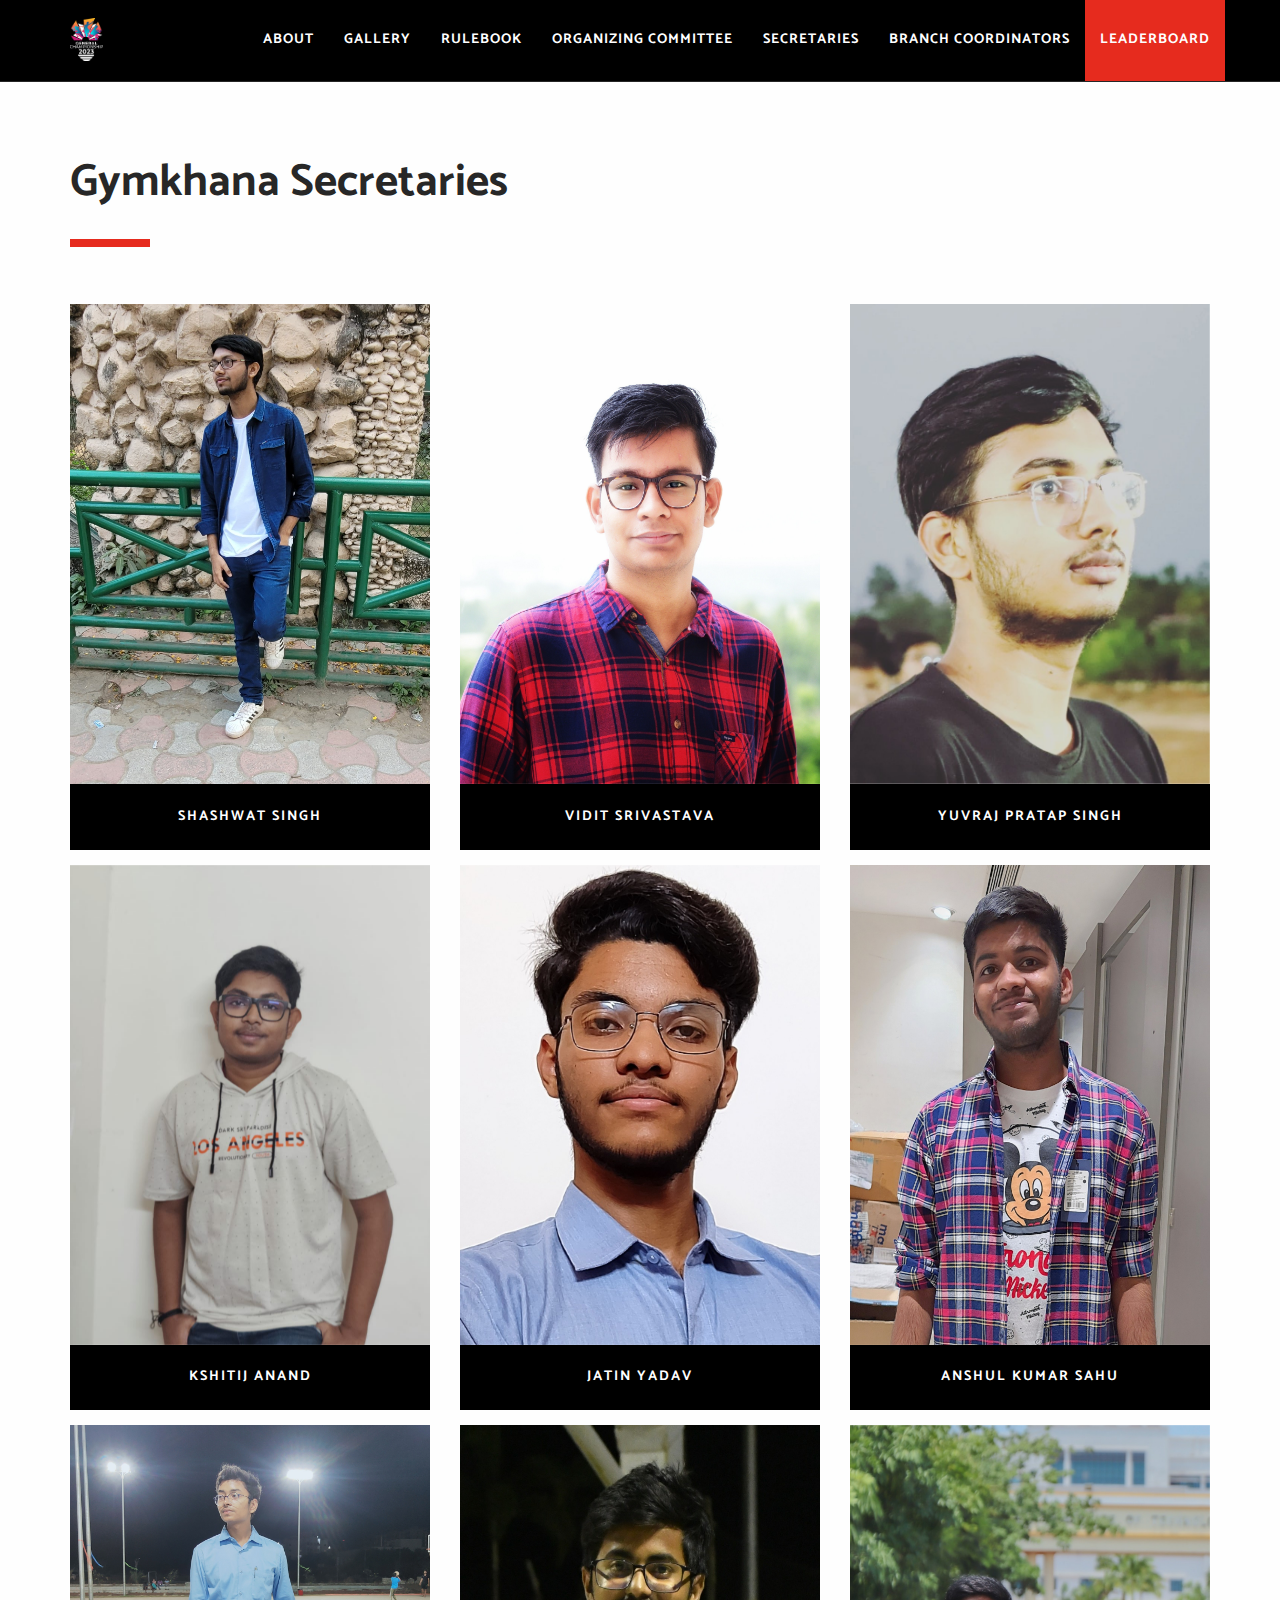
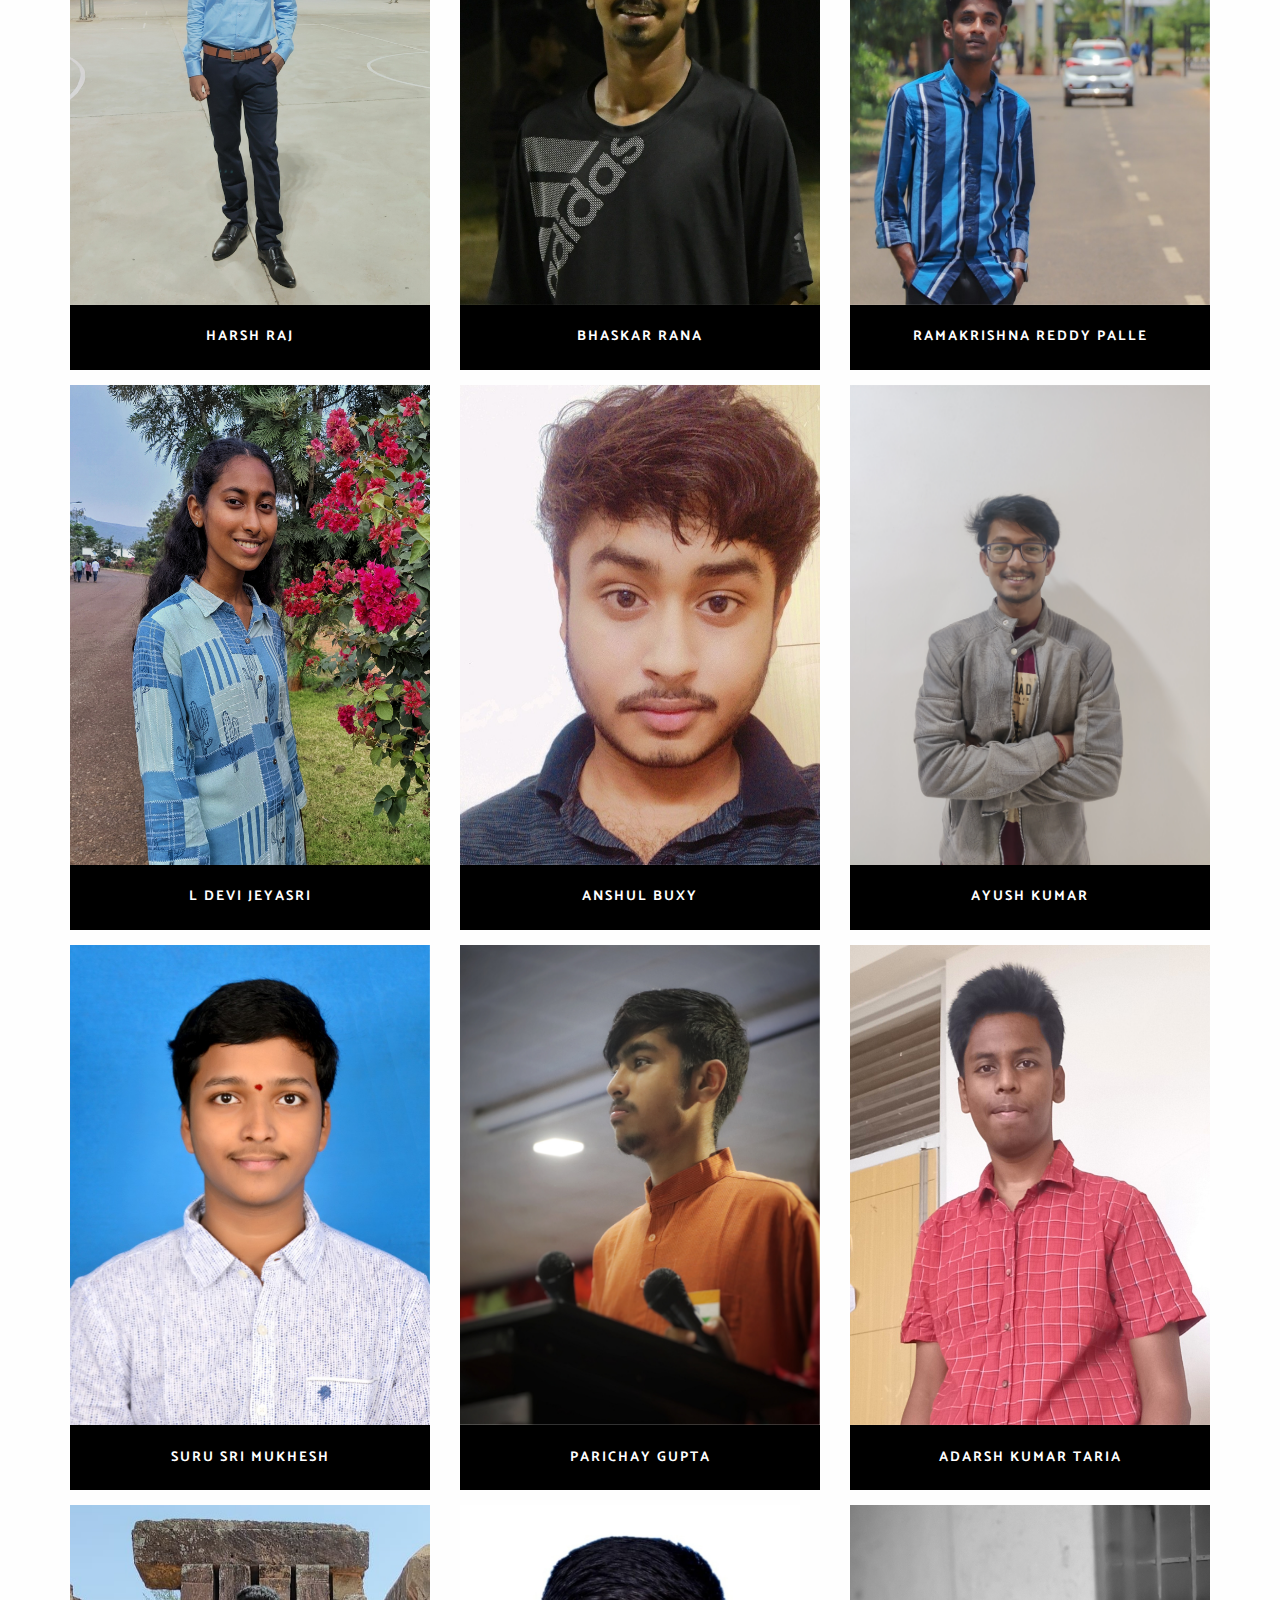
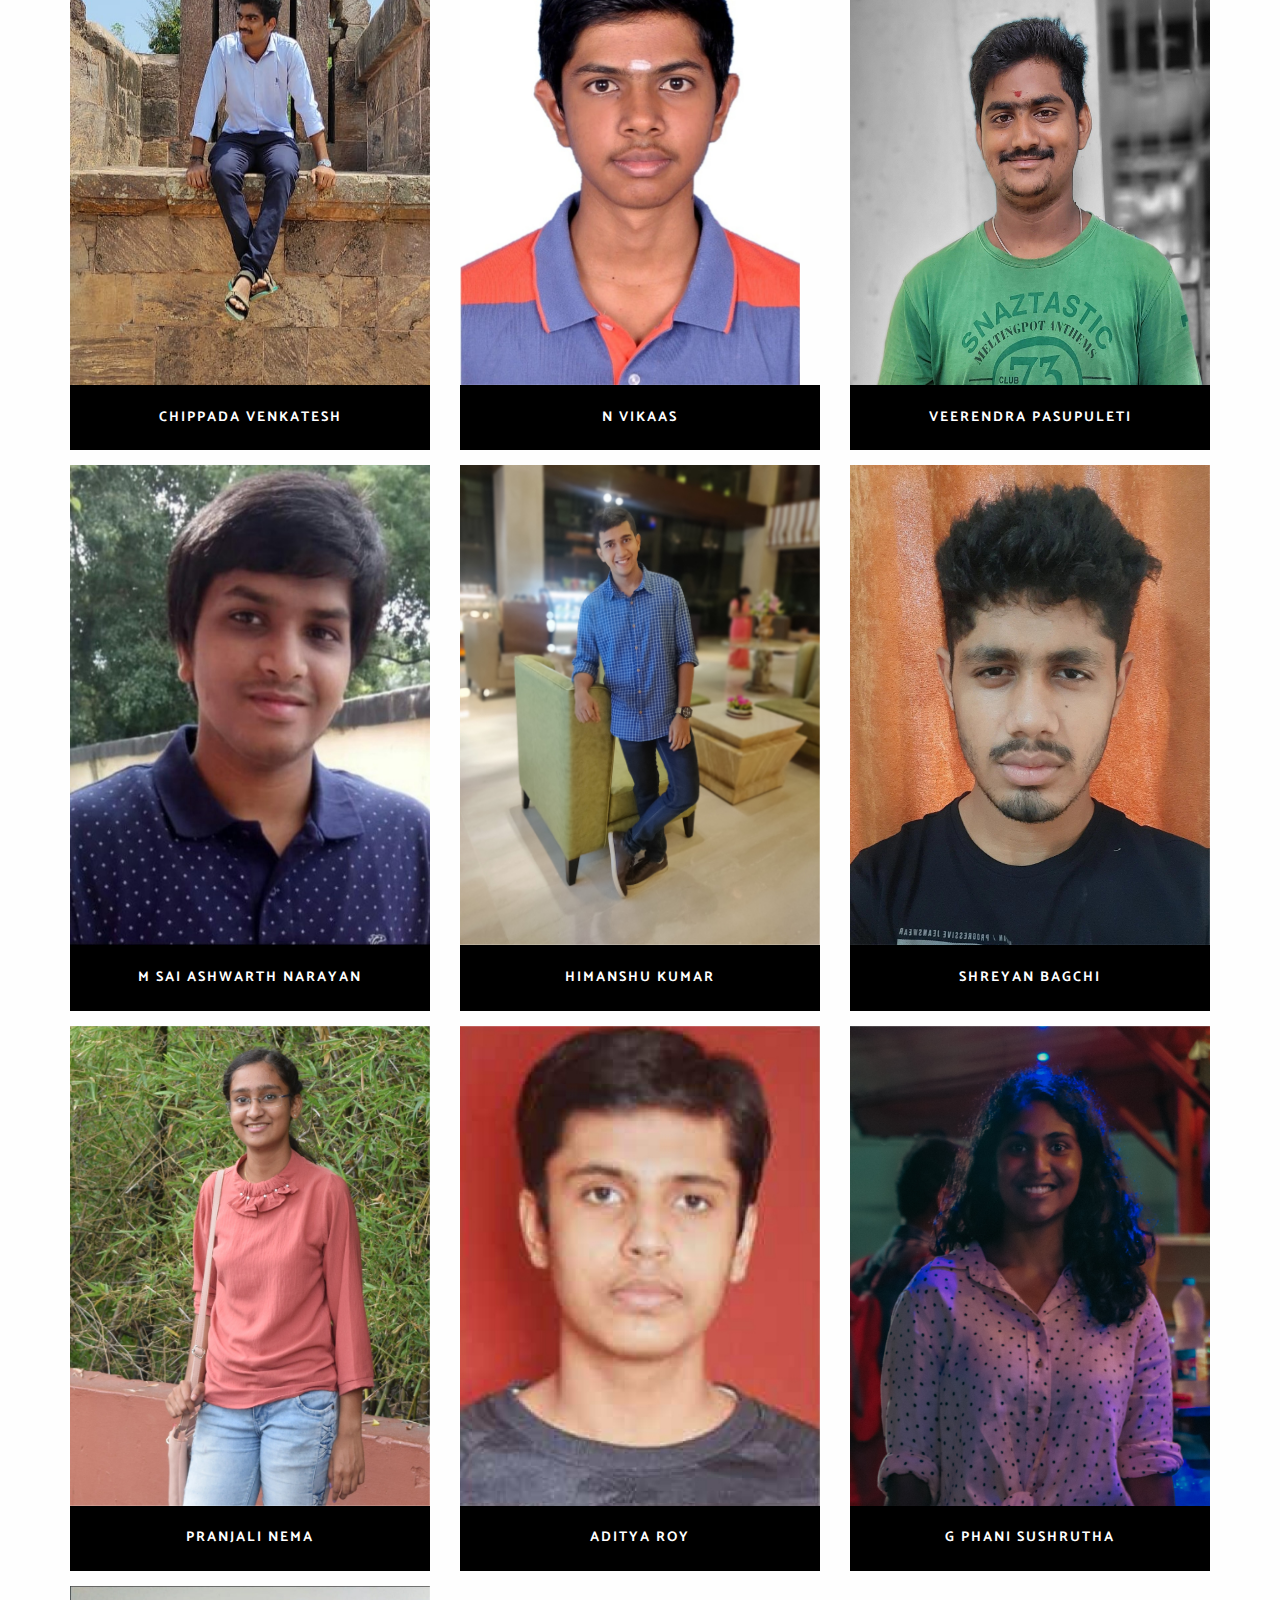
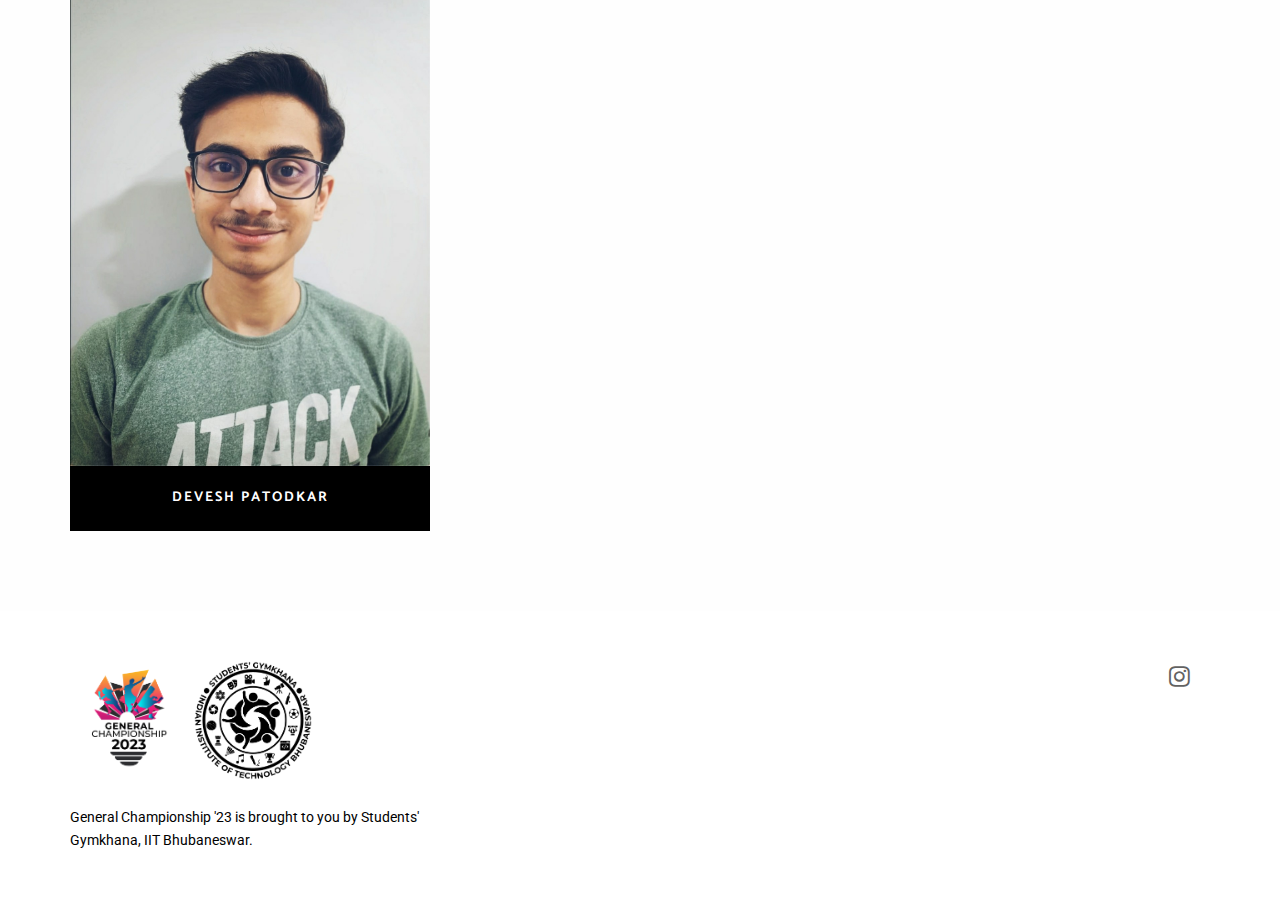
<file: secy.html>
<!DOCTYPE html>
<!--[if lt IE 7]>      <html class="no-js lt-ie9 lt-ie8 lt-ie7" lang="en"> <![endif]-->
<!--[if IE 7]>         <html class="no-js lt-ie9 lt-ie8" lang="en"> <![endif]-->
<!--[if IE 8]>         <html class="no-js lt-ie9" lang="en"> <![endif]-->
<!--[if gt IE 8]><!-->
<html class="no-js" lang="en">
<!--<![endif]-->

<head>
  <meta charset="utf-8">
  <meta name="viewport" content="width=device-width, initial-scale=1.0, maximum-scale=1">
  <meta http-equiv="X-UA-Compatible" content="IE=edge">

<!-- Title, icon, description and keywords -->
<title>GC' 23 IIT BBS</title>
<link rel="shortcut icon" href="res/images/favicon.ico">
<meta name="description" content="GC' 23 IIT BBS">
<meta name="keywords" content="GC, IIT BBS">

<!-- Social media tags -->
<!-- Open Graph -->
<meta property="og:title" content="GC'23 IIT BBS">
<meta property="og:description" content="GC'23 IIT BBS">
<meta property="og:image" content="https://gciitbbs.com/res/images/logos/dark.png">
<meta property="og:url" content="https://gciitbbs.com">
<!-- Twitter -->
<meta name="twitter:card" content="summary_large_image">
<meta name="twitter:site" content="@">
<!-- Google+ -->
<meta itemprop="name" content="GC '23">
<meta itemprop="description" content="GC '23">
<meta itemprop="image" content="https://gciitbbs.com/res/images/logos/dark.png">

  <!-- Browser themes -->
  <meta name="theme-color" content="#000">

  <!-- Bootstrap -->
  <link rel="stylesheet" href="res/css/bootstrap.min.css">

  <!-- Font Icons -->
  <link rel="stylesheet" href="res/css/font-awesome.min.css">

  <!-- Plugins -->
  <link rel="stylesheet" href="res/css/flickity.min.css">
  <link rel="stylesheet" href="res/css/magnific-popup.css">

  <!-- Main styles -->
  <link rel="stylesheet" href="res/css/main.css">
  <link rel="stylesheet" href="res/css/style.css">

  <!-- Color skin -->
  <link rel="stylesheet" href="res/css/color_red.css">

  <!-- Modernizr JS for IE8 support of HTML5 elements and media queries -->
  <!--[if lt IE 8]>
  <script src="res/js/modernizr.min.js"></script>
  <![endif]-->
</head>

<body id="page-top">
  <!-- Navigation Start -->
  <nav id="navigation" class="navbar navbar-fixed-top navbar-dark">
    <div class="container">
      <div class="row">
        <div class="navbar-header col-lg-1">
          <button type="button" class="navbar-toggle collapsed" data-toggle="collapse" data-target="#navbar">
            <span class="sr-only">Toggle navigation</span>
            <span class="icon-bar"></span>
            <span class="icon-bar"></span>
            <span class="icon-bar"></span>
          </button>

          <a class="navbar-brand font-family-alt letter-spacing-1 text-extra-large text-uppercase" href="/">
            <img class="logo-navbar-dark" src="res/images/logos/dark.png" alt=""/>
            <img class="logo-navbar-white" src="res/images/logos/light.png" alt=""/>
          </a>
        </div>
        <!-- //.navbar-header -->

        <div id="navbar" class="navbar-collapse collapse col-lg-9 pull-right">
          <ul class="nav navbar-nav font-family-alt letter-spacing-1 text-uppercase font-weight-700">
            <li><a href="index.html" class="page-scroll">About</a></li>
            <li><a href="gallery.html" class="line-height-unset">Gallery</a></li>
            <li><a href="rulebook.pdf" class="line-height-unset">Rulebook</a></li>
            <li><a href="organizing.html" class="line-height-unset">Organizing Committee</a></li>
            <li><a href="secy.html" class="line-height-unset">Secretaries</a></li>
            <li><a href="coordinators.html" class="line-height-unset">Branch Coordinators</a></li>
            <li class="bg-base-color">
              <a href="https://leaderboard.gciitbbs.com/" class="line-height-unset width-100">
                Leaderboard
              </a>
            </li>
          </ul>
        </div>
        <!-- //.navbar-collapse -->
      </div>
      <!-- //.row -->
    </div>
    <!-- //.container -->
  </nav>
  <!-- //Navigation End -->



  <!-- Section - Speakers start -->
  <section id="speakers" class="bg-white-2">
    <div class="container">
      <div class="row no-padding-rl">
        <div class="col-md-12">
          <h2 class="font-family-alt font-weight-700 sm-title-large title-extra-large-2 text-gray-dark-2">
            Gymkhana Secretaries
          </h2>
          <span class="bg-base-color xs-margin-6 xs-no-margin-rl margin-3 no-margin-rl separator-line-extra-thick-long"></span>
          <br>
        </div>
        <!-- //.col-md-10 -->
      </div>
      <!-- //.row -->

      <div class="row">
        <!-- Speaker Box Start -->
        <div class="features-box speaker-box col-sm-6 col-md-4">
          <div class="overflow-hidden position-relative width-100">
            <div class="img-wrapper">
              <img src="res/images/secys/webd.jpg" alt=""/>
            </div>
            <!-- //.img-wrapper -->

            <div class="bg-black no-padding-rl padding-6 position-relative text-center">
              <span class="display-block font-family-alt font-weight-700 letter-spacing-2 text-white text-medium text-uppercase">
                Shashwat Singh
              </span>
            </div>
            <!-- //.bg-black -->

            <div class="ease height-100 padding-2 position-absolute position-top position-left show-on-hover width-100">
              <div class="bg-base-color height-100 width-100">
                <div class="display-table height-100 width-100">
                  <div class="display-table-cell no-padding-tb padding-11 vertical-align-middle text-uppercase text-white">
                    <span class="display-block font-family-alt letter-spacing-1 title-small">
                      Shashwat Singh
                    </span>
                    <br>
                    <span class="display-block font-weight-700 letter-spacing-1 text-medium">
                      Secretary, Web & Design, Students' Gymkhana
                    </span>
                  </div>
                  <!-- //.display-table-cell -->
                </div>
                <!-- //.display-table -->
              </div>
              <!-- //.bg-base-color -->
            </div>
            <!-- //.ease -->
          </div>
          <!-- //.overflow-hidden -->
        </div>
        <!-- //Speaker Box End -->

        <!-- Speaker Box Start -->
        <div class="features-box speaker-box col-sm-6 col-md-4">
          <div class="overflow-hidden position-relative width-100">
            <div class="img-wrapper">
              <img src="res/images/secys/risc.jpg" alt=""/>
            </div>
            <!-- //.img-wrapper -->

            <div class="bg-black no-padding-rl padding-6 position-relative text-center">
              <span class="display-block font-family-alt font-weight-700 letter-spacing-2 text-white text-medium text-uppercase">
                Vidit Srivastava
              </span>
            </div>
            <!-- //.bg-black -->

            <div class="ease height-100 padding-2 position-absolute position-top position-left show-on-hover width-100">
              <div class="bg-base-color height-100 width-100">
                <div class="display-table height-100 width-100">
                  <div class="display-table-cell no-padding-tb padding-11 vertical-align-middle text-uppercase text-white">
                    <span class="display-block font-family-alt letter-spacing-1 title-small">
                      Vidit Srivastava
                    </span>
                    <br>
                    <span class="display-block font-weight-700 letter-spacing-1 text-medium">
                      Secretary, Robotics, Students' Gymkhana
                    </span>
                  </div>
                  <!-- //.display-table-cell -->
                </div>
                <!-- //.display-table -->
              </div>
              <!-- //.bg-base-color -->
            </div>
            <!-- //.ease -->
          </div>
          <!-- //.overflow-hidden -->
        </div>
        <!-- //Speaker Box End -->

        <!-- Speaker Box Start -->
        <div class="features-box speaker-box col-sm-6 col-md-4">
          <div class="overflow-hidden position-relative width-100">
            <div class="img-wrapper">
              <img src="res/images/secys/naksh.jpg" alt=""/>
            </div>
            <!-- //.img-wrapper -->

            <div class="bg-black no-padding-rl padding-6 position-relative text-center">
              <span class="display-block font-family-alt font-weight-700 letter-spacing-2 text-white text-medium text-uppercase">
                Yuvraj Pratap Singh
              </span>
            </div>
            <!-- //.bg-black -->

            <div class="ease height-100 padding-2 position-absolute position-top position-left show-on-hover width-100">
              <div class="bg-base-color height-100 width-100">
                <div class="display-table height-100 width-100">
                  <div class="display-table-cell no-padding-tb padding-11 vertical-align-middle text-uppercase text-white">
                    <span class="display-block font-family-alt letter-spacing-1 title-small">
                      Yuvraj Pratap Singh
                    </span>
                    <br>
                    <span class="display-block font-weight-700 letter-spacing-1 text-medium">
                      Secretary, Astronomy, Students' Gymkhana
                    </span>
                  </div>
                  <!-- //.display-table-cell -->
                </div>
                <!-- //.display-table -->
              </div>
              <!-- //.bg-base-color -->
            </div>
            <!-- //.ease -->
          </div>
          <!-- //.overflow-hidden -->
        </div>
        <!-- //Speaker Box End -->

        <!-- Speaker Box Start -->
        <div class="features-box speaker-box col-sm-6 col-md-4">
          <div class="overflow-hidden position-relative width-100">
            <div class="img-wrapper">
              <img src="res/images/secys/febs.jpeg" alt=""/>
            </div>
            <!-- //.img-wrapper -->

            <div class="bg-black no-padding-rl padding-6 position-relative text-center">
              <span class="display-block font-family-alt font-weight-700 letter-spacing-2 text-white text-medium text-uppercase">
                Kshitij Anand
              </span>
            </div>
            <!-- //.bg-black -->

            <div class="ease height-100 padding-2 position-absolute position-top position-left show-on-hover width-100">
              <div class="bg-base-color height-100 width-100">
                <div class="display-table height-100 width-100">
                  <div class="display-table-cell no-padding-tb padding-11 vertical-align-middle text-uppercase text-white">
                    <span class="display-block font-family-alt letter-spacing-1 title-small">
                      Kshitij Anand
                    </span>
                    <br>
                    <span class="display-block font-weight-700 letter-spacing-1 text-medium">
                      Secretary, FEBS, Students' Gymkhana
                    </span>
                  </div>
                  <!-- //.display-table-cell -->
                </div>
                <!-- //.display-table -->
              </div>
              <!-- //.bg-base-color -->
            </div>
            <!-- //.ease -->
          </div>
          <!-- //.overflow-hidden -->
        </div>
        <!-- //Speaker Box End -->

        <!-- Speaker Box Start -->
        <div class="features-box speaker-box col-sm-6 col-md-4">
          <div class="overflow-hidden position-relative width-100">
            <div class="img-wrapper">
              <img src="res/images/secys/neuro.jpg" alt=""/>
            </div>
            <!-- //.img-wrapper -->

            <div class="bg-black no-padding-rl padding-6 position-relative text-center">
              <span class="display-block font-family-alt font-weight-700 letter-spacing-2 text-white text-medium text-uppercase">
                Jatin Yadav
              </span>
            </div>
            <!-- //.bg-black -->

            <div class="ease height-100 padding-2 position-absolute position-top position-left show-on-hover width-100">
              <div class="bg-base-color height-100 width-100">
                <div class="display-table height-100 width-100">
                  <div class="display-table-cell no-padding-tb padding-11 vertical-align-middle text-uppercase text-white">
                    <span class="display-block font-family-alt letter-spacing-1 title-small">
                      Jatin Yadav
                    </span>
                    <br>
                    <span class="display-block font-weight-700 letter-spacing-1 text-medium">
                      Secretary, Programming, Students' Gymkhana
                    </span>
                  </div>
                  <!-- //.display-table-cell -->
                </div>
                <!-- //.display-table -->
              </div>
              <!-- //.bg-base-color -->
            </div>
            <!-- //.ease -->
          </div>
          <!-- //.overflow-hidden -->
        </div>
        <!-- //Speaker Box End -->

        <!-- Speaker Box Start -->
        <div class="features-box speaker-box col-sm-6 col-md-4">
          <div class="overflow-hidden position-relative width-100">
            <div class="img-wrapper">
              <img src="res/images/secys/s4s.jpg" alt=""/>
            </div>
            <!-- //.img-wrapper -->

            <div class="bg-black no-padding-rl padding-6 position-relative text-center">
              <span class="display-block font-family-alt font-weight-700 letter-spacing-2 text-white text-medium text-uppercase">
                Anshul Kumar Sahu
              </span>
            </div>
            <!-- //.bg-black -->

            <div class="ease height-100 padding-2 position-absolute position-top position-left show-on-hover width-100">
              <div class="bg-base-color height-100 width-100">
                <div class="display-table height-100 width-100">
                  <div class="display-table-cell no-padding-tb padding-11 vertical-align-middle text-uppercase text-white">
                    <span class="display-block font-family-alt letter-spacing-1 title-small">
                      Anshul Kumar Sahu
                    </span>
                    <br>
                    <span class="display-block font-weight-700 letter-spacing-1 text-medium">
                      Secretary, Souls for Solace, Students' Gymkhana
                    </span>
                  </div>
                  <!-- //.display-table-cell -->
                </div>
                <!-- //.display-table -->
              </div>
              <!-- //.bg-base-color -->
            </div>
            <!-- //.ease -->
          </div>
          <!-- //.overflow-hidden -->
        </div>
        <!-- //Speaker Box End -->

        <!-- Speaker Box Start -->
        <div class="features-box speaker-box col-sm-6 col-md-4">
          <div class="overflow-hidden position-relative width-100">
            <div class="img-wrapper">
              <img src="res/images/secys/litsoc.jpg" alt=""/>
            </div>
            <!-- //.img-wrapper -->

            <div class="bg-black no-padding-rl padding-6 position-relative text-center">
              <span class="display-block font-family-alt font-weight-700 letter-spacing-2 text-white text-medium text-uppercase">
                Harsh Raj
              </span>
            </div>
            <!-- //.bg-black -->

            <div class="ease height-100 padding-2 position-absolute position-top position-left show-on-hover width-100">
              <div class="bg-base-color height-100 width-100">
                <div class="display-table height-100 width-100">
                  <div class="display-table-cell no-padding-tb padding-11 vertical-align-middle text-uppercase text-white">
                    <span class="display-block font-family-alt letter-spacing-1 title-small">
                      Harsh Raj
                    </span>
                    <br>
                    <span class="display-block font-weight-700 letter-spacing-1 text-medium">
                      Secretary, Literary, Students' Gymkhana
                    </span>
                  </div>
                  <!-- //.display-table-cell -->
                </div>
                <!-- //.display-table -->
              </div>
              <!-- //.bg-base-color -->
            </div>
            <!-- //.ease -->
          </div>
          <!-- //.overflow-hidden -->
        </div>
        <!-- //Speaker Box End -->

        <!-- Speaker Box Start -->
        <div class="features-box speaker-box col-sm-6 col-md-4">
          <div class="overflow-hidden position-relative width-100">
            <div class="img-wrapper">
              <img src="res/images/secys/cinewave.jpeg" alt=""/>
            </div>
            <!-- //.img-wrapper -->

            <div class="bg-black no-padding-rl padding-6 position-relative text-center">
              <span class="display-block font-family-alt font-weight-700 letter-spacing-2 text-white text-medium text-uppercase">
                Bhaskar Rana
              </span>
            </div>
            <!-- //.bg-black -->

            <div class="ease height-100 padding-2 position-absolute position-top position-left show-on-hover width-100">
              <div class="bg-base-color height-100 width-100">
                <div class="display-table height-100 width-100">
                  <div class="display-table-cell no-padding-tb padding-11 vertical-align-middle text-uppercase text-white">
                    <span class="display-block font-family-alt letter-spacing-1 title-small">
                      Bhaskar Rana
                    </span>
                    <br>
                    <span class="display-block font-weight-700 letter-spacing-1 text-medium">
                      Secretary, Cinematics, Students' Gymkhana
                    </span>
                  </div>
                  <!-- //.display-table-cell -->
                </div>
                <!-- //.display-table -->
              </div>
              <!-- //.bg-base-color -->
            </div>
            <!-- //.ease -->
          </div>
          <!-- //.overflow-hidden -->
        </div>
        <!-- //Speaker Box End -->
      
         <!-- Speaker Box Start -->
         <div class="features-box speaker-box col-sm-6 col-md-4">
          <div class="overflow-hidden position-relative width-100">
            <div class="img-wrapper">
              <img src="res/images/secys/music.jpeg" alt=""/>
            </div>
            <!-- //.img-wrapper -->

            <div class="bg-black no-padding-rl padding-6 position-relative text-center">
              <span class="display-block font-family-alt font-weight-700 letter-spacing-2 text-white text-medium text-uppercase">
                Ramakrishna Reddy Palle
              </span>
            </div>
            <!-- //.bg-black -->

            <div class="ease height-100 padding-2 position-absolute position-top position-left show-on-hover width-100">
              <div class="bg-base-color height-100 width-100">
                <div class="display-table height-100 width-100">
                  <div class="display-table-cell no-padding-tb padding-11 vertical-align-middle text-uppercase text-white">
                    <span class="display-block font-family-alt letter-spacing-1 title-small">
                      Ramakrishna Reddy Palle
                    </span>
                    <br>
                    <span class="display-block font-weight-700 letter-spacing-1 text-medium">
                      Secretary, Music, Students' Gymkhana
                    </span>
                  </div>
                  <!-- //.display-table-cell -->
                </div>
                <!-- //.display-table -->
              </div>
              <!-- //.bg-base-color -->
            </div>
            <!-- //.ease -->
          </div>
          <!-- //.overflow-hidden -->
        </div>
        <!-- //Speaker Box End -->

         <!-- Speaker Box Start -->
         <div class="features-box speaker-box col-sm-6 col-md-4">
          <div class="overflow-hidden position-relative width-100">
            <div class="img-wrapper">
              <img src="res/images/secys/dance.jpg" alt=""/>
            </div>
            <!-- //.img-wrapper -->

            <div class="bg-black no-padding-rl padding-6 position-relative text-center">
              <span class="display-block font-family-alt font-weight-700 letter-spacing-2 text-white text-medium text-uppercase">
                L Devi Jeyasri
              </span>
            </div>
            <!-- //.bg-black -->

            <div class="ease height-100 padding-2 position-absolute position-top position-left show-on-hover width-100">
              <div class="bg-base-color height-100 width-100">
                <div class="display-table height-100 width-100">
                  <div class="display-table-cell no-padding-tb padding-11 vertical-align-middle text-uppercase text-white">
                    <span class="display-block font-family-alt letter-spacing-1 title-small">
                      L Devi Jeyasri
                    </span>
                    <br>
                    <span class="display-block font-weight-700 letter-spacing-1 text-medium">
                      Secretary, Dance, Students' Gymkhana
                    </span>
                  </div>
                  <!-- //.display-table-cell -->
                </div>
                <!-- //.display-table -->
              </div>
              <!-- //.bg-base-color -->
            </div>
            <!-- //.ease -->
          </div>
          <!-- //.overflow-hidden -->
        </div>
        <!-- //Speaker Box End -->
         <!-- Speaker Box Start -->
         <div class="features-box speaker-box col-sm-6 col-md-4">
          <div class="overflow-hidden position-relative width-100">
            <div class="img-wrapper">
              <img src="res/images/secys/finearts.jpg" alt=""/>
            </div>
            <!-- //.img-wrapper -->

            <div class="bg-black no-padding-rl padding-6 position-relative text-center">
              <span class="display-block font-family-alt font-weight-700 letter-spacing-2 text-white text-medium text-uppercase">
                Anshul Buxy
              </span>
            </div>
            <!-- //.bg-black -->

            <div class="ease height-100 padding-2 position-absolute position-top position-left show-on-hover width-100">
              <div class="bg-base-color height-100 width-100">
                <div class="display-table height-100 width-100">
                  <div class="display-table-cell no-padding-tb padding-11 vertical-align-middle text-uppercase text-white">
                    <span class="display-block font-family-alt letter-spacing-1 title-small">
                      Anshul Buxy
                    </span>
                    <br>
                    <span class="display-block font-weight-700 letter-spacing-1 text-medium">
                      Secretary, Fine Arts, Students' Gymkhana
                    </span>
                  </div>
                  <!-- //.display-table-cell -->
                </div>
                <!-- //.display-table -->
              </div>
              <!-- //.bg-base-color -->
            </div>
            <!-- //.ease -->
          </div>
          <!-- //.overflow-hidden -->
        </div>
        <!-- //Speaker Box End -->
 <!-- Speaker Box Start -->
        <div class="features-box speaker-box col-sm-6 col-md-4">
          <div class="overflow-hidden position-relative width-100">
            <div class="img-wrapper">
              <img src="res/images/secys/drams.jpg" alt=""/>
            </div>
            <!-- //.img-wrapper -->

            <div class="bg-black no-padding-rl padding-6 position-relative text-center">
              <span class="display-block font-family-alt font-weight-700 letter-spacing-2 text-white text-medium text-uppercase">
                Ayush Kumar
              </span>
            </div>
            <!-- //.bg-black -->

            <div class="ease height-100 padding-2 position-absolute position-top position-left show-on-hover width-100">
              <div class="bg-base-color height-100 width-100">
                <div class="display-table height-100 width-100">
                  <div class="display-table-cell no-padding-tb padding-11 vertical-align-middle text-uppercase text-white">
                    <span class="display-block font-family-alt letter-spacing-1 title-small">
                      Ayush Kumar
                    </span>
                    <br>
                    <span class="display-block font-weight-700 letter-spacing-1 text-medium">
                      Secretary, Dramatics, Students' Gymkhana
                    </span>
                  </div>
                  <!-- //.display-table-cell -->
                </div>
                <!-- //.display-table -->
              </div>
              <!-- //.bg-base-color -->
            </div>
            <!-- //.ease -->
          </div>
          <!-- //.overflow-hidden -->
        </div>
        <!-- //Speaker Box End -->
         <!-- Speaker Box Start -->
         <div class="features-box speaker-box col-sm-6 col-md-4">
          <div class="overflow-hidden position-relative width-100">
            <div class="img-wrapper">
              <img src="res/images/secys/clix.jpg" alt=""/>
            </div>
            <!-- //.img-wrapper -->

            <div class="bg-black no-padding-rl padding-6 position-relative text-center">
              <span class="display-block font-family-alt font-weight-700 letter-spacing-2 text-white text-medium text-uppercase">
                Suru Sri Mukhesh
              </span>
            </div>
            <!-- //.bg-black -->

            <div class="ease height-100 padding-2 position-absolute position-top position-left show-on-hover width-100">
              <div class="bg-base-color height-100 width-100">
                <div class="display-table height-100 width-100">
                  <div class="display-table-cell no-padding-tb padding-11 vertical-align-middle text-uppercase text-white">
                    <span class="display-block font-family-alt letter-spacing-1 title-small">
                      Suru Sri Mukhesh
                    </span>
                    <br>
                    <span class="display-block font-weight-700 letter-spacing-1 text-medium">
                      Secretary, Clix, Students' Gymkhana
                    </span>
                  </div>
                  <!-- //.display-table-cell -->
                </div>
                <!-- //.display-table -->
              </div>
              <!-- //.bg-base-color -->
            </div>
            <!-- //.ease -->
          </div>
          <!-- //.overflow-hidden -->
        </div>
        <!-- //Speaker Box End -->
        <!-- Speaker Box Start -->
        <div class="features-box speaker-box col-sm-6 col-md-4">
          <div class="overflow-hidden position-relative width-100">
            <div class="img-wrapper">
              <img src="res/images/secys/panacea.jpg" alt=""/>
            </div>
            <!-- //.img-wrapper -->

            <div class="bg-black no-padding-rl padding-6 position-relative text-center">
              <span class="display-block font-family-alt font-weight-700 letter-spacing-2 text-white text-medium text-uppercase">
                Parichay Gupta
              </span>
            </div>
            <!-- //.bg-black -->

            <div class="ease height-100 padding-2 position-absolute position-top position-left show-on-hover width-100">
              <div class="bg-base-color height-100 width-100">
                <div class="display-table height-100 width-100">
                  <div class="display-table-cell no-padding-tb padding-11 vertical-align-middle text-uppercase text-white">
                    <span class="display-block font-family-alt letter-spacing-1 title-small">
                      Parichay Gupta
                    </span>
                    <br>
                    <span class="display-block font-weight-700 letter-spacing-1 text-medium">
                      Club Head, Panacea
                    </span>
                  </div>
                  <!-- //.display-table-cell -->
                </div>
                <!-- //.display-table -->
              </div>
              <!-- //.bg-base-color -->
            </div>
            <!-- //.ease -->
          </div>
          <!-- //.overflow-hidden -->
        </div>
        <!-- //Speaker Box End -->
        <!-- Speaker Box Start -->
        <div class="features-box speaker-box col-sm-6 col-md-4">
          <div class="overflow-hidden position-relative width-100">
            <div class="img-wrapper">
              <img src="res/images/secys/quiz.jpg" alt=""/>
            </div>
            <!-- //.img-wrapper -->

            <div class="bg-black no-padding-rl padding-6 position-relative text-center">
              <span class="display-block font-family-alt font-weight-700 letter-spacing-2 text-white text-medium text-uppercase">
                Adarsh Kumar Taria
              </span>
            </div>
            <!-- //.bg-black -->

            <div class="ease height-100 padding-2 position-absolute position-top position-left show-on-hover width-100">
              <div class="bg-base-color height-100 width-100">
                <div class="display-table height-100 width-100">
                  <div class="display-table-cell no-padding-tb padding-11 vertical-align-middle text-uppercase text-white">
                    <span class="display-block font-family-alt letter-spacing-1 title-small">
                      Adarsh Kumar Taria
                    </span>
                    <br>
                    <span class="display-block font-weight-700 letter-spacing-1 text-medium">
                      Secretary, Quiz Society, Students' Gymkhana
                    </span>
                  </div>
                  <!-- //.display-table-cell -->
                </div>
                <!-- //.display-table -->
              </div>
              <!-- //.bg-base-color -->
            </div>
            <!-- //.ease -->
          </div>
          <!-- //.overflow-hidden -->
        </div>
        <!-- //Speaker Box End -->
        <!-- Speaker Box Start -->
        <div class="features-box speaker-box col-sm-6 col-md-4">
          <div class="overflow-hidden position-relative width-100">
            <div class="img-wrapper">
              <img src="res/images/secys/cricket.jpg" alt=""/>
            </div>
            <!-- //.img-wrapper -->

            <div class="bg-black no-padding-rl padding-6 position-relative text-center">
              <span class="display-block font-family-alt font-weight-700 letter-spacing-2 text-white text-medium text-uppercase">
                Chippada Venkatesh
              </span>
            </div>
            <!-- //.bg-black -->

            <div class="ease height-100 padding-2 position-absolute position-top position-left show-on-hover width-100">
              <div class="bg-base-color height-100 width-100">
                <div class="display-table height-100 width-100">
                  <div class="display-table-cell no-padding-tb padding-11 vertical-align-middle text-uppercase text-white">
                    <span class="display-block font-family-alt letter-spacing-1 title-small">
                      Chippada Venkatesh
                    </span>
                    <br>
                    <span class="display-block font-weight-700 letter-spacing-1 text-medium">
                      Secretary, Cricket, Students' Gymkhana
                    </span>
                  </div>
                  <!-- //.display-table-cell -->
                </div>
                <!-- //.display-table -->
              </div>
              <!-- //.bg-base-color -->
            </div>
            <!-- //.ease -->
          </div>
          <!-- //.overflow-hidden -->
        </div>
        <!-- //Speaker Box End -->
        <!-- Speaker Box Start -->
        <div class="features-box speaker-box col-sm-6 col-md-4">
          <div class="overflow-hidden position-relative width-100">
            <div class="img-wrapper">
              <img src="res/images/secys/basky.jpg" alt=""/>
            </div>
            <!-- //.img-wrapper -->

            <div class="bg-black no-padding-rl padding-6 position-relative text-center">
              <span class="display-block font-family-alt font-weight-700 letter-spacing-2 text-white text-medium text-uppercase">
                N Vikaas
              </span>
            </div>
            <!-- //.bg-black -->

            <div class="ease height-100 padding-2 position-absolute position-top position-left show-on-hover width-100">
              <div class="bg-base-color height-100 width-100">
                <div class="display-table height-100 width-100">
                  <div class="display-table-cell no-padding-tb padding-11 vertical-align-middle text-uppercase text-white">
                    <span class="display-block font-family-alt letter-spacing-1 title-small">
                      N Vikaas
                    </span>
                    <br>
                    <span class="display-block font-weight-700 letter-spacing-1 text-medium">
                      Secretary, Basketball, Students' Gymkhana
                    </span>
                  </div>
                  <!-- //.display-table-cell -->
                </div>
                <!-- //.display-table -->
              </div>
              <!-- //.bg-base-color -->
            </div>
            <!-- //.ease -->
          </div>
          <!-- //.overflow-hidden -->
        </div>
        <!-- //Speaker Box End -->
        <!-- Speaker Box Start -->
        <div class="features-box speaker-box col-sm-6 col-md-4">
          <div class="overflow-hidden position-relative width-100">
            <div class="img-wrapper">
              <img src="res/images/secys/volleyball.jpg" alt=""/>
            </div>
            <!-- //.img-wrapper -->

            <div class="bg-black no-padding-rl padding-6 position-relative text-center">
              <span class="display-block font-family-alt font-weight-700 letter-spacing-2 text-white text-medium text-uppercase">
                Veerendra Pasupuleti
              </span>
            </div>
            <!-- //.bg-black -->

            <div class="ease height-100 padding-2 position-absolute position-top position-left show-on-hover width-100">
              <div class="bg-base-color height-100 width-100">
                <div class="display-table height-100 width-100">
                  <div class="display-table-cell no-padding-tb padding-11 vertical-align-middle text-uppercase text-white">
                    <span class="display-block font-family-alt letter-spacing-1 title-small">
                      Veerendra Pasupuleti
                    </span>
                    <br>
                    <span class="display-block font-weight-700 letter-spacing-1 text-medium">
                      Secretary, Volleyball, Students' Gymkhana
                    </span>
                  </div>
                  <!-- //.display-table-cell -->
                </div>
                <!-- //.display-table -->
              </div>
              <!-- //.bg-base-color -->
            </div>
            <!-- //.ease -->
          </div>
          <!-- //.overflow-hidden -->
        </div>
        <!-- //Speaker Box End -->
        <!-- Speaker Box Start -->
        <div class="features-box speaker-box col-sm-6 col-md-4">
          <div class="overflow-hidden position-relative width-100">
            <div class="img-wrapper">
              <img src="res/images/secys/tennis.jpg" alt=""/>
            </div>
            <!-- //.img-wrapper -->

            <div class="bg-black no-padding-rl padding-6 position-relative text-center">
              <span class="display-block font-family-alt font-weight-700 letter-spacing-2 text-white text-medium text-uppercase">
                M Sai Ashwarth Narayan
              </span>
            </div>
            <!-- //.bg-black -->

            <div class="ease height-100 padding-2 position-absolute position-top position-left show-on-hover width-100">
              <div class="bg-base-color height-100 width-100">
                <div class="display-table height-100 width-100">
                  <div class="display-table-cell no-padding-tb padding-11 vertical-align-middle text-uppercase text-white">
                    <span class="display-block font-family-alt letter-spacing-1 title-small">
                      M Sai Ashwarth Narayan
                    </span>
                    <br>
                    <span class="display-block font-weight-700 letter-spacing-1 text-medium">
                      Secretary, Tennis, Students' Gymkhana
                    </span>
                  </div>
                  <!-- //.display-table-cell -->
                </div>
                <!-- //.display-table -->
              </div>
              <!-- //.bg-base-color -->
            </div>
            <!-- //.ease -->
          </div>
          <!-- //.overflow-hidden -->
        </div>
        <!-- //Speaker Box End -->
        <!-- Speaker Box Start -->
        <div class="features-box speaker-box col-sm-6 col-md-4">
          <div class="overflow-hidden position-relative width-100">
            <div class="img-wrapper">
              <img src="res/images/secys/gym.jpg" alt=""/>
            </div>
            <!-- //.img-wrapper -->

            <div class="bg-black no-padding-rl padding-6 position-relative text-center">
              <span class="display-block font-family-alt font-weight-700 letter-spacing-2 text-white text-medium text-uppercase">
                Himanshu Kumar
              </span>
            </div>
            <!-- //.bg-black -->

            <div class="ease height-100 padding-2 position-absolute position-top position-left show-on-hover width-100">
              <div class="bg-base-color height-100 width-100">
                <div class="display-table height-100 width-100">
                  <div class="display-table-cell no-padding-tb padding-11 vertical-align-middle text-uppercase text-white">
                    <span class="display-block font-family-alt letter-spacing-1 title-small">
                      Himanshu Kumar
                    </span>
                    <br>
                    <span class="display-block font-weight-700 letter-spacing-1 text-medium">
                      Secretary, Gym & Weightlifting, Students' Gymkhana
                    </span>
                  </div>
                  <!-- //.display-table-cell -->
                </div>
                <!-- //.display-table -->
              </div>
              <!-- //.bg-base-color -->
            </div>
            <!-- //.ease -->
          </div>
          <!-- //.overflow-hidden -->
        </div>
        <!-- //Speaker Box End -->
        <!-- Speaker Box Start -->
        <div class="features-box speaker-box col-sm-6 col-md-4">
          <div class="overflow-hidden position-relative width-100">
            <div class="img-wrapper">
              <img src="res/images/secys/football.jpg" alt=""/>
            </div>
            <!-- //.img-wrapper -->

            <div class="bg-black no-padding-rl padding-6 position-relative text-center">
              <span class="display-block font-family-alt font-weight-700 letter-spacing-2 text-white text-medium text-uppercase">
                Shreyan Bagchi
              </span>
            </div>
            <!-- //.bg-black -->

            <div class="ease height-100 padding-2 position-absolute position-top position-left show-on-hover width-100">
              <div class="bg-base-color height-100 width-100">
                <div class="display-table height-100 width-100">
                  <div class="display-table-cell no-padding-tb padding-11 vertical-align-middle text-uppercase text-white">
                    <span class="display-block font-family-alt letter-spacing-1 title-small">
                      Shreyan Bagchi
                    </span>
                    <br>
                    <span class="display-block font-weight-700 letter-spacing-1 text-medium">
                      Secretary, Football, Students' Gymkhana
                    </span>
                  </div>
                  <!-- //.display-table-cell -->
                </div>
                <!-- //.display-table -->
              </div>
              <!-- //.bg-base-color -->
            </div>
            <!-- //.ease -->
          </div>
          <!-- //.overflow-hidden -->
        </div>
        <!-- //Speaker Box End -->
        <!-- Speaker Box Start -->
        <div class="features-box speaker-box col-sm-6 col-md-4">
          <div class="overflow-hidden position-relative width-100">
            <div class="img-wrapper">
              <img src="res/images/secys/tt.jpg" alt=""/>
            </div>
            <!-- //.img-wrapper -->

            <div class="bg-black no-padding-rl padding-6 position-relative text-center">
              <span class="display-block font-family-alt font-weight-700 letter-spacing-2 text-white text-medium text-uppercase">
                Pranjali Nema
              </span>
            </div>
            <!-- //.bg-black -->

            <div class="ease height-100 padding-2 position-absolute position-top position-left show-on-hover width-100">
              <div class="bg-base-color height-100 width-100">
                <div class="display-table height-100 width-100">
                  <div class="display-table-cell no-padding-tb padding-11 vertical-align-middle text-uppercase text-white">
                    <span class="display-block font-family-alt letter-spacing-1 title-small">
                      Pranjali Nema
                    </span>
                    <br>
                    <span class="display-block font-weight-700 letter-spacing-1 text-medium">
                      Secretary, Table Tennis, Students' Gymkhana
                    </span>
                  </div>
                  <!-- //.display-table-cell -->
                </div>
                <!-- //.display-table -->
              </div>
              <!-- //.bg-base-color -->
            </div>
            <!-- //.ease -->
          </div>
          <!-- //.overflow-hidden -->
        </div>
        <!-- //Speaker Box End -->
        <!-- Speaker Box Start -->
        <div class="features-box speaker-box col-sm-6 col-md-4">
          <div class="overflow-hidden position-relative width-100">
            <div class="img-wrapper">
              <img src="res/images/secys/badm.jpg" alt=""/>
            </div>
            <!-- //.img-wrapper -->

            <div class="bg-black no-padding-rl padding-6 position-relative text-center">
              <span class="display-block font-family-alt font-weight-700 letter-spacing-2 text-white text-medium text-uppercase">
                Aditya Roy
              </span>
            </div>
            <!-- //.bg-black -->

            <div class="ease height-100 padding-2 position-absolute position-top position-left show-on-hover width-100">
              <div class="bg-base-color height-100 width-100">
                <div class="display-table height-100 width-100">
                  <div class="display-table-cell no-padding-tb padding-11 vertical-align-middle text-uppercase text-white">
                    <span class="display-block font-family-alt letter-spacing-1 title-small">
                      Aditya Roy
                    </span>
                    <br>
                    <span class="display-block font-weight-700 letter-spacing-1 text-medium">
                      Secretary, Badminton, Students' Gymkhana
                    </span>
                  </div>
                  <!-- //.display-table-cell -->
                </div>
                <!-- //.display-table -->
              </div>
              <!-- //.bg-base-color -->
            </div>
            <!-- //.ease -->
          </div>
          <!-- //.overflow-hidden -->
        </div>
        <!-- //Speaker Box End -->
        <!-- Speaker Box Start -->
        <div class="features-box speaker-box col-sm-6 col-md-4">
          <div class="overflow-hidden position-relative width-100">
            <div class="img-wrapper">
              <img src="res/images/secys/athletics.jpg" alt=""/>
            </div>
            <!-- //.img-wrapper -->

            <div class="bg-black no-padding-rl padding-6 position-relative text-center">
              <span class="display-block font-family-alt font-weight-700 letter-spacing-2 text-white text-medium text-uppercase">
                G Phani Sushrutha
              </span>
            </div>
            <!-- //.bg-black -->

            <div class="ease height-100 padding-2 position-absolute position-top position-left show-on-hover width-100">
              <div class="bg-base-color height-100 width-100">
                <div class="display-table height-100 width-100">
                  <div class="display-table-cell no-padding-tb padding-11 vertical-align-middle text-uppercase text-white">
                    <span class="display-block font-family-alt letter-spacing-1 title-small">
                      G Phani Sushrutha
                    </span>
                    <br>
                    <span class="display-block font-weight-700 letter-spacing-1 text-medium">
                      Secretary, Athletics, Students' Gymkhana
                    </span>
                  </div>
                  <!-- //.display-table-cell -->
                </div>
                <!-- //.display-table -->
              </div>
              <!-- //.bg-base-color -->
            </div>
            <!-- //.ease -->
          </div>
          <!-- //.overflow-hidden -->
        </div>
        <!-- //Speaker Box End -->
        <!-- Speaker Box Start -->
        <div class="features-box speaker-box col-sm-6 col-md-4">
          <div class="overflow-hidden position-relative width-100">
            <div class="img-wrapper">
              <img src="res/images/secys/boardgames.jpg" alt=""/>
            </div>
            <!-- //.img-wrapper -->

            <div class="bg-black no-padding-rl padding-6 position-relative text-center">
              <span class="display-block font-family-alt font-weight-700 letter-spacing-2 text-white text-medium text-uppercase">
                Devesh Patodkar
              </span>
            </div>
            <!-- //.bg-black -->

            <div class="ease height-100 padding-2 position-absolute position-top position-left show-on-hover width-100">
              <div class="bg-base-color height-100 width-100">
                <div class="display-table height-100 width-100">
                  <div class="display-table-cell no-padding-tb padding-11 vertical-align-middle text-uppercase text-white">
                    <span class="display-block font-family-alt letter-spacing-1 title-small">
                      Devesh Patodkar
                    </span>
                    <br>
                    <span class="display-block font-weight-700 letter-spacing-1 text-medium">
                      Secretary, Board Games, Students' Gymkhana
                    </span>
                  </div>
                  <!-- //.display-table-cell -->
                </div>
                <!-- //.display-table -->
              </div>
              <!-- //.bg-base-color -->
            </div>
            <!-- //.ease -->
          </div>
          <!-- //.overflow-hidden -->
        </div>
        <!-- //Speaker Box End -->
        
      </div>
      <!-- //.row -->
    </div>
    <!-- //.container -->
  </section>
  <!-- //Section - Speakers End -->






  


   <!-- Footer Start -->
   <footer class="footer bg-white">
    <div class="container">
      <div class="row">
        <div class="col-sm-4">
          <div class="footer-logo xs-text-center">
            <img src="res/images/logos/light.png" alt="">
            <img src="res/images/logos/gymkhana.png" alt="">
          </div>
          <!-- //.footer-logo -->
          <p class="disclaimer xs-text-center">
            General Championship '23 is brought to you by Students' Gymkhana, IIT Bhubaneswar.
          </p>
          <!-- //.disclaimer -->
        </div>
        <!-- //.col-sm-4 -->

        <div class="col-sm-8">
          <div class="footer-social text-right">
            <ul class="list-inline list-unstyled no-margin xs-text-center xs-title-small title-medium">
              <!-- <li><a href="https://facebook.com/tedxjmi"><i class="fa fa-facebook"></i></a></li> -->
              <!-- <li><a href="https://twitter.com/TEDx_JMI"><i class="fa fa-twitter"></i></a></li> -->
              <li><a href="https://www.instagram.com/gc.iitbbs/"><i class="fa fa-instagram"></i></a></li>
            </ul>
          </div>
          <!-- //.footer-social -->
        </div>
        <!-- //.col-sm-8 -->
      </div>
      <!-- //.row -->
    </div>
    <!-- //.container -->
  </footer>
  <!-- //Footer End -->


  <!-- Scroll to top -->
  <a href="#page-top" class="page-scroll scroll-to-top"><i class="fa fa-angle-up"></i></a>


  <!-- jQuery -->
  <script src="res/js/jquery.min.js"></script>

  <!-- Bootstrap -->
  <script src="res/js/bootstrap.min.js"></script>

  <!-- Plugins -->
  <script src="res/js/pace.min.js"></script>
  <script src="res/js/debouncer.min.js"></script>
  <script src="res/js/jquery.easing.min.js"></script>
  <script src="res/js/jquery.inview.min.js"></script>
  <script src="res/js/jquery.matchHeight.js"></script>
  <script src="res/js/isotope.pkgd.min.js"></script>
  <script src="res/js/imagesloaded.pkgd.min.js"></script>
  <script src="res/js/flickity.pkgd.min.js"></script>
  <script src="res/js/jquery.magnific-popup.min.js"></script>
  <script src="res/js/jquery.validate.min.js"></script>

  <!-- BG Parallax JS -->
  <script src="res/js/TweenMax.min.js"></script>
  <script src="res/js/ScrollMagic.min.js"></script>
  <script src="res/js/animation.gsap.min.js"></script>

  <!-- Theme -->
  <script src="res/js/main.js"></script>

  <!-- Countdown -->
  <script src="res/js/jquery.countdown.min.js"></script>
  <script src="res/js/countdown.js"></script>

</body>

</html>
</file>
<file: res/css/main.css>
@import url(https://fonts.googleapis.com/css?family=Roboto:300,400,700);
@import url(https://fonts.googleapis.com/css?family=Catamaran:400,700,900);

body,
html,
ul {
  margin: 0;
  padding: 0
}
ol {
  padding-left: 0
}

.features-box p,
img {
  -webkit-backface-visibility: hidden
}

body,
html {
  height: 100%
}

body {
  color: #000;
  font-family: Roboto, sans-serif;
  font-size: 14px;
  -webkit-font-smoothing: antialiased;
  line-height: 23px;
  overflow-x: hidden
}

p {
  font-size: 16px
}

a,
a:active {
  color: #626262;
  text-decoration: none
}

a:focus,
a:hover {
  color: #272727;
  text-decoration: none
}

a:focus {
  outline: 0!important
}

img {
  height: auto;
  max-width: 100%
}

video {
  background-size: cover;
  display: table-cell;
  vertical-align: middle;
  width: 100%
}

dl,
ol,
ul {
  list-style-position: outside
}

ul {
  list-style: none
}

iframe {
  border: 0
}

input,
select,
textarea {
  letter-spacing: 1px;
  margin: 0 0 20px;
  max-width: 100%;
  padding: 8px 15px;
  resize: none;
  width: 100%;
  border: 2px solid rgba(0, 0, 0, .13)!important;
  font-size: 13px
}

input[type=button],
input[type=text],
input[type=email],
input[type=search],
input[type=password],
input[type=submit],
select,
textarea {
  -webkit-appearance: none;
  -moz-appearance: none;
  appearance: none;
  border-radius: 0;
  -webkit-transition: border .2s ease-in-out;
  -moz-transition: border .2s ease-in-out;
  -o-transition: border .2s ease-in-out;
  transition: border .2s ease-in-out;
  padding: 12px 24px
}

input:focus,
textarea:focus {
  border: 1px solid #989898;
  outline: 0
}

input[type=submit] {
  width: auto
}

select {
  color: #272727;
  outline: 0
}

select::-ms-expand {
  display: none
}

.select-wrapper {
  background: url(../images/icons/select-arrow.png) 97% 50% no-repeat #fff;
  box-shadow: none;
  margin-bottom: 20px;
  overflow: hidden;
  width: 100%
}

.select-wrapper select {
  background-color: transparent;
  background-image: none;
  cursor: pointer;
  margin-bottom: 0
}

form .error {
  border-color: #c00!important
}

form label.error {
  display: none!important
}

::selection {
  background: #dfdfdf;
  color: #000
}

::-moz-selection {
  background: #dfdfdf;
  color: #000
}

::-webkit-input-placeholder {
  color: #666!important;
  font-size: 13px;
  text-overflow: ellipsis
}

:-moz-placeholder {
  color: #666!important;
  font-size: 13px;
  opacity: 1;
  text-overflow: ellipsis
}

:-ms-input-placeholder {
  color: #666!important;
  font-size: 13px;
  opacity: 1;
  text-overflow: ellipsis
}

::-webkit-scrollbar {
  width: 12px
}

::-webkit-scrollbar-track {
  -webkit-box-shadow: inset 0 0 6px rgba(0, 0, 0, .3);
  -moz-box-shadow: inset 0 0 6px rgba(0, 0, 0, .3);
  box-shadow: inset 0 0 6px rgba(0, 0, 0, .3)
}

::-webkit-scrollbar-thumb {
  background: rgba(210, 210, 210, .8);
  -webkit-box-shadow: inset 0 0 6px rgba(0, 0, 0, .5);
  -moz-box-shadow: inset 0 0 6px rgba(0, 0, 0, .5);
  box-shadow: inset 0 0 6px rgba(0, 0, 0, .5)
}

::-webkit-scrollbar-thumb:window-inactive {
  background: rgba(210, 210, 210, .4)
}

h1,
h2,
h3,
h4,
h5,
h6 {
  margin: 0;
  padding: 0
}

.text-extra-small {
  font-size: 10px!important;
  line-height: 15px!important
}

.text-small {
  font-size: 11px!important;
  line-height: 20px!important
}

.text-medium {
  font-size: 14px!important;
  line-height: 22px!important
}

.text-large {
  font-size: 15px!important;
  line-height: 24px!important
}

.text-extra-large {
  font-size: 18px!important;
  line-height: 26px!important
}

.title-small {
  font-size: 20px!important;
  line-height: 30px!important
}

.title-medium {
  font-size: 24px!important;
  line-height: 32px!important
}

.title-large {
  font-size: 28px!important;
  line-height: 34px!important
}

.title-extra-large {
  font-size: 35px!important;
  line-height: 38px!important
}

.title-extra-large-2 {
  font-size: 45px!important;
  line-height: 45px!important
}

.title-extra-large-3 {
  font-size: 50px!important;
  line-height: 50px!important
}

.title-extra-large-4 {
  font-size: 70px!important;
  line-height: 70px!important
}

.title-extra-large-5 {
  font-size: 80px!important;
  line-height: 80px!important
}

.title-big {
  font-size: 100px!important;
  line-height: 100px!important
}

.title-big-2 {
  font-size: 125px!important;
  line-height: 125px!important
}

.title-big-3 {
  font-size: 150px!important;
  line-height: 150px!important
}

.font-family-base {
  font-family: Roboto, sans-serif!important
}

.btn,
.font-family-alt {
  font-family: Catamaran, sans-serif!important
}

.font-weight-100 {
  font-weight: 100!important
}

.font-weight-300 {
  font-weight: 300!important
}

.font-weight-400 {
  font-weight: 400!important
}

.font-weight-600 {
  font-weight: 600!important
}

.font-weight-700 {
  font-weight: 700!important
}

.font-weight-900 {
  font-weight: 900!important
}

.letter-spacing-1 {
  letter-spacing: 1px!important
}

.letter-spacing-2 {
  letter-spacing: 2px!important
}

.letter-spacing-3 {
  letter-spacing: 3px!important
}

.letter-spacing-4 {
  letter-spacing: 4px!important
}

.letter-spacing-5 {
  letter-spacing: 5px!important
}

.letter-spacing-6 {
  letter-spacing: 6px!important
}

.letter-spacing-7 {
  letter-spacing: 7px!important
}

.letter-spacing-8 {
  letter-spacing: 8px!important
}

.letter-spacing-9 {
  letter-spacing: 9px!important
}

.letter-spacing-10 {
  letter-spacing: 10px!important
}

.no-letter-spacing {
  letter-spacing: 0!important
}

.line-height-none {
  line-height: 0!important
}

.line-height-unset {
  line-height: unset!important
}

.text-decoration-line-through {
  text-decoration: line-through!important
}

.text-decoration-underline {
  text-decoration: underline!important
}

.text-transform-none {
  text-transform: none!important
}

.text-transform-unset {
  text-transform: unset!important
}

.word-wrap {
  word-wrap: break-word
}

.bg-cover,
.bg-fix,
.bg-parallax {
  background-repeat: no-repeat!important;
  overflow: hidden;
  background-position: center center!important;
  position: relative;
  background-size: cover!important
}

.bg-fix {
  -webkit-animation-duration: 0s;
  -webkit-animation-fill-mode: none;
  background-attachment: fixed!important
}

.bg-parallax {
  height: 150%;
  top: -75%
}

.bg-position-top {
  background-position: right top!important
}

.bg-position-right {
  background-position: right center!important
}

.bg-position-left {
  background-position: left center!important
}

.bg-hover-transparent:hover {
  background-color: transparent!important
}

.bg-overlay-black-1,
.bg-overlay-black-2,
.bg-overlay-black-3,
.bg-overlay-black-4,
.bg-overlay-black-5,
.bg-overlay-black-6,
.bg-overlay-black-7,
.bg-overlay-black-8,
.bg-overlay-black-9,
.bg-overlay-gray-1,
.bg-overlay-gray-2,
.bg-overlay-gray-3,
.bg-overlay-gray-4,
.bg-overlay-gray-5,
.bg-overlay-gray-6,
.bg-overlay-gray-7,
.bg-overlay-gray-8,
.bg-overlay-gray-9 {
  position: relative
}

.bg-overlay-black-1:before,
.bg-overlay-black-2:before,
.bg-overlay-black-3:before,
.bg-overlay-black-4:before,
.bg-overlay-black-5:before,
.bg-overlay-black-6:before,
.bg-overlay-black-7:before,
.bg-overlay-black-8:before,
.bg-overlay-black-9:before,
.bg-overlay-gray-1:before,
.bg-overlay-gray-2:before,
.bg-overlay-gray-3:before,
.bg-overlay-gray-4:before,
.bg-overlay-gray-5:before,
.bg-overlay-gray-6:before,
.bg-overlay-gray-7:before,
.bg-overlay-gray-8:before,
.bg-overlay-gray-9:before {
  content: '';
  display: block;
  height: 100%;
  left: 0;
  position: absolute;
  top: 0;
  width: 100%
}

.bg-overlay-black-1:before {
  background: rgba(0, 0, 0, .1)!important
}

.bg-overlay-black-2:before {
  background: rgba(0, 0, 0, .2)!important
}

.bg-overlay-black-3:before {
  background: rgba(0, 0, 0, .3)!important
}

.bg-overlay-black-4:before {
  background: rgba(0, 0, 0, .4)!important
}

.bg-overlay-black-5:before {
  background: rgba(0, 0, 0, .5)!important
}

.bg-overlay-black-6:before {
  background: rgba(0, 0, 0, .6)!important
}

.bg-overlay-black-7:before {
  background: rgba(0, 0, 0, .7)!important
}

.bg-overlay-black-8:before {
  background: rgba(0, 0, 0, .8)!important
}

.bg-overlay-black-9:before {
  background: rgba(0, 0, 0, .9)!important
}

.bg-overlay-gray-1:before {
  background: rgba(37, 37, 37, .1)!important
}

.bg-overlay-gray-2:before {
  background: rgba(37, 37, 37, .2)!important
}

.bg-overlay-gray-3:before {
  background: rgba(37, 37, 37, .3)!important
}

.bg-overlay-gray-4:before {
  background: rgba(37, 37, 37, .4)!important
}

.bg-overlay-gray-5:before {
  background: rgba(37, 37, 37, .5)!important
}

.bg-overlay-gray-6:before {
  background: rgba(37, 37, 37, .6)!important
}

.bg-overlay-gray-7:before {
  background: rgba(37, 37, 37, .7)!important
}

.bg-overlay-gray-8:before {
  background: rgba(37, 37, 37, .8)!important
}

.bg-overlay-gray-9:before {
  background: rgba(37, 37, 37, .9)!important
}

.border {
  border: 1px solid rgba(0, 0, 0, .1)!important
}

.border-top {
  border-top: 1px solid rgba(0, 0, 0, .1)
}

.border-right {
  border-right: 1px solid rgba(0, 0, 0, .1)
}

.border-bottom {
  border-bottom: 1px solid rgba(0, 0, 0, .1)
}

.border-left {
  border-left: 1px solid rgba(0, 0, 0, .1)
}

.border-thick {
  border-width: 2px!important
}

.border-medium-thick {
  border-width: 3px!important
}

.border-extra-thick {
  border-width: 4px!important
}

.no-border-tb,
.no-border-top {
  border-top: none!important
}

.no-border-bottom,
.no-border-tb {
  border-bottom: none!important
}

.no-border-right,
.no-border-rl {
  border-right: none!important
}

.no-border-left,
.no-border-rl {
  border-left: none!important
}

.border-circle {
  border-radius: 50%!important
}

.border-round {
  border-radius: 3px!important
}

.no-border {
  border: none!important
}

.no-border-radius {
  border-radius: 0!important
}

.button {
  margin-top: 0;
  margin-bottom: 0
}

.btn {
  border: 2px solid transparent;
  border-radius: 0;
  display: inline-block;
  font-size: 12px;
  font-weight: 600;
  letter-spacing: 1px;
  margin-right: 15px;
  padding: 8px 20px 9px;
  text-transform: uppercase;
  width: auto;
  -webkit-transition: all .2s ease-in-out;
  -moz-transition: all .2s ease-in-out;
  -o-transition: all .2s ease-in-out;
  transition: all .2s ease-in-out
}

.btn:hover {
  background-color: transparent
}

.btn:focus {
  border-width: 2px!important
}

.btn i {
  margin-right: 5px
}

.btn-round {
  border-radius: 4px!important
}

.btn.btn-extra-small {
  font-size: 9px;
  padding: 4px 12px 3px
}

.btn.btn-small {
  font-size: 11px;
  padding: 5px 14px
}

.btn.btn-medium {
  font-size: 14px;
  padding: 10px 22px
}

.btn.btn-large {
  font-size: 16px;
  padding: 16px 30px
}

.btn.btn-extra-large {
  font-size: 18px;
  padding: 18px 35px
}

.btn.btn-hover-transparent:hover {
  background-color: transparent!important
}

.btn.btn-border-thin,
.btn.btn-border-thin:focus {
  border-width: 1px!important
}

.btn.btn-border-thick,
.btn.btn-border-thick:focus {
  border-width: 4px!important
}

.display-block {
  display: block!important
}

.display-inherit {
  display: inherit!important
}

.display-inline {
  display: inline!important
}

.display-inline-block {
  display: inline-block!important
}

.display-none {
  display: none!important
}

.display-table {
  display: table!important
}

.display-table-cell {
  display: table-cell!important
}

.ease {
  -webkit-transition: all .2s ease-in-out;
  -moz-transition: all .2s ease-in-out;
  -o-transition: all .2s ease-in-out;
  transition: all .2s ease-in-out
}

.title-sideline-base-color,
.title-sideline-black,
.title-sideline-blue,
.title-sideline-gray,
.title-sideline-gray-dark,
.title-sideline-gray-dark-2,
.title-sideline-gray-light,
.title-sideline-gray-light-2,
.title-sideline-green,
.title-sideline-green-2,
.title-sideline-orange,
.title-sideline-orange-2,
.title-sideline-pink,
.title-sideline-purple,
.title-sideline-red,
.title-sideline-white,
.title-sideline-white-2,
.title-sideline-white-3,
.title-strikethrough-base-color,
.title-strikethrough-black,
.title-strikethrough-blue,
.title-strikethrough-gray,
.title-strikethrough-gray-dark,
.title-strikethrough-gray-dark-2,
.title-strikethrough-gray-light,
.title-strikethrough-gray-light-2,
.title-strikethrough-green,
.title-strikethrough-green-2,
.title-strikethrough-orange,
.title-strikethrough-orange-2,
.title-strikethrough-pink,
.title-strikethrough-purple,
.title-strikethrough-red,
.title-strikethrough-white,
.title-strikethrough-white-2,
.title-strikethrough-white-3,
.title-underline-base-color,
.title-underline-black,
.title-underline-blue,
.title-underline-gray,
.title-underline-gray-dark,
.title-underline-gray-dark-2,
.title-underline-gray-light,
.title-underline-gray-light-2,
.title-underline-green,
.title-underline-green-2,
.title-underline-orange,
.title-underline-orange-2,
.title-underline-pink,
.title-underline-purple,
.title-underline-red,
.title-underline-thick-base-color,
.title-underline-thick-black,
.title-underline-thick-blue,
.title-underline-thick-gray,
.title-underline-thick-gray-dark,
.title-underline-thick-gray-dark-2,
.title-underline-thick-gray-light,
.title-underline-thick-gray-light-2,
.title-underline-thick-green,
.title-underline-thick-green-2,
.title-underline-thick-orange,
.title-underline-thick-orange-2,
.title-underline-thick-pink,
.title-underline-thick-purple,
.title-underline-thick-red,
.title-underline-thick-white,
.title-underline-thick-white-2,
.title-underline-thick-white-3,
.title-underline-white,
.title-underline-white-2,
.title-underline-white-3 {
  display: inline-block
}

.title-sideline-base-color,
.title-sideline-black,
.title-sideline-blue,
.title-sideline-gray,
.title-sideline-gray-dark,
.title-sideline-gray-dark-2,
.title-sideline-gray-light,
.title-sideline-gray-light-2,
.title-sideline-green,
.title-sideline-green-2,
.title-sideline-orange,
.title-sideline-orange-2,
.title-sideline-pink,
.title-sideline-purple,
.title-sideline-red,
.title-sideline-white,
.title-sideline-white-2,
.title-sideline-white-3,
.title-strikethrough-base-color,
.title-strikethrough-black,
.title-strikethrough-blue,
.title-strikethrough-gray,
.title-strikethrough-gray-dark,
.title-strikethrough-gray-dark-2,
.title-strikethrough-gray-light,
.title-strikethrough-gray-light-2,
.title-strikethrough-green,
.title-strikethrough-green-2,
.title-strikethrough-orange,
.title-strikethrough-orange-2,
.title-strikethrough-pink,
.title-strikethrough-purple,
.title-strikethrough-red,
.title-strikethrough-white,
.title-strikethrough-white-2,
.title-strikethrough-white-3 {
  position: relative
}

.title-underline-base-color,
.title-underline-black,
.title-underline-blue,
.title-underline-gray,
.title-underline-gray-dark,
.title-underline-gray-dark-2,
.title-underline-gray-light,
.title-underline-gray-light-2,
.title-underline-green,
.title-underline-green-2,
.title-underline-orange,
.title-underline-orange-2,
.title-underline-pink,
.title-underline-purple,
.title-underline-red,
.title-underline-white,
.title-underline-white-2,
.title-underline-white-3 {
  border-bottom: 2px solid transparent;
  padding-bottom: 3px
}

.title-underline-thick-base-color,
.title-underline-thick-black,
.title-underline-thick-blue,
.title-underline-thick-gray,
.title-underline-thick-gray-dark,
.title-underline-thick-gray-dark-2,
.title-underline-thick-gray-light,
.title-underline-thick-gray-light-2,
.title-underline-thick-green,
.title-underline-thick-green-2,
.title-underline-thick-orange,
.title-underline-thick-orange-2,
.title-underline-thick-pink,
.title-underline-thick-purple,
.title-underline-thick-red,
.title-underline-thick-white,
.title-underline-thick-white-2,
.title-underline-thick-white-3 {
  border-bottom: 5px solid transparent;
  padding-bottom: 4px
}

.title-sideline-base-color,
.title-sideline-black,
.title-sideline-blue,
.title-sideline-gray,
.title-sideline-gray-dark,
.title-sideline-gray-dark-2,
.title-sideline-gray-light,
.title-sideline-gray-light-2,
.title-sideline-green,
.title-sideline-green-2,
.title-sideline-orange,
.title-sideline-orange-2,
.title-sideline-pink,
.title-sideline-purple,
.title-sideline-red,
.title-sideline-white,
.title-sideline-white-2,
.title-sideline-white-3 {
  padding: 0
}

.title-sideline-base-color:before,
.title-sideline-black:before,
.title-sideline-blue:before,
.title-sideline-gray-dark-2:before,
.title-sideline-gray-dark:before,
.title-sideline-gray-light-2:before,
.title-sideline-gray-light:before,
.title-sideline-gray:before,
.title-sideline-green-2:before,
.title-sideline-green:before,
.title-sideline-orange-2:before,
.title-sideline-orange:before,
.title-sideline-pink:before,
.title-sideline-purple:before,
.title-sideline-red:before,
.title-sideline-white-2:before,
.title-sideline-white-3:before,
.title-sideline-white:before {
  content: '';
  margin-top: -2px;
  position: absolute;
  left: -20px;
  top: 50%;
  width: 12px;
  height: 4px
}

.title-strikethrough-base-color:before,
.title-strikethrough-black:before,
.title-strikethrough-blue:before,
.title-strikethrough-gray-dark-2:before,
.title-strikethrough-gray-dark:before,
.title-strikethrough-gray-light-2:before,
.title-strikethrough-gray-light:before,
.title-strikethrough-gray:before,
.title-strikethrough-green-2:before,
.title-strikethrough-green:before,
.title-strikethrough-orange-2:before,
.title-strikethrough-orange:before,
.title-strikethrough-pink:before,
.title-strikethrough-purple:before,
.title-strikethrough-red:before,
.title-strikethrough-white-2:before,
.title-strikethrough-white-3:before,
.title-strikethrough-white:before {
  content: '';
  display: block;
  margin-top: -1px;
  position: absolute;
  top: 50%;
  left: 0;
  width: 100%;
  height: 2px
}

.height-50 {
  height: 50%!important
}

.height-100 {
  height: 100%!important
}

.height-auto {
  height: auto!important
}

.min-height-100 {
  min-height: 100%
}

.img-box-shadow {
  box-shadow: 0 0 25px 0 rgba(0, 0, 0, .04)
}

.img-box-shadow-shallow {
  box-shadow: 0 0 20px 0 rgba(0, 0, 0, .06)
}

.img-box-shadow-wide {
  box-shadow: 0 23px 40px rgba(0, 0, 0, .2)
}

.margin-1 {
  margin: 1%!important
}

.margin-1-5 {
  margin: 1.5%!important
}

.margin-2 {
  margin: 2%!important
}

.margin-2-5 {
  margin: 2.5%!important
}

.margin-3 {
  margin: 3%!important
}

.margin-3-5 {
  margin: 3.5%!important
}

.margin-4 {
  margin: 4%!important
}

.margin-4-5 {
  margin: 4.5%!important
}

.margin-5 {
  margin: 5%!important
}

.margin-5-5 {
  margin: 5.5%!important
}

.margin-6 {
  margin: 6%!important
}

.margin-6-5 {
  margin: 6.5%!important
}

.margin-7 {
  margin: 7%!important
}

.margin-7-5 {
  margin: 7.5%!important
}

.margin-8 {
  margin: 8%!important
}

.margin-8-5 {
  margin: 8.5%!important
}

.margin-9 {
  margin: 9%!important
}

.margin-9-5 {
  margin: 9.5%!important
}

.margin-10 {
  margin: 10%!important
}

.margin-10-5 {
  margin: 10.5%!important
}

.margin-11 {
  margin: 11%!important
}

.margin-11-5 {
  margin: 11.5%!important
}

.margin-12 {
  margin: 12%!important
}

.margin-12-5 {
  margin: 12.5%!important
}

.margin-13 {
  margin: 13%!important
}

.margin-13-5 {
  margin: 13.5%!important
}

.margin-14 {
  margin: 14%!important
}

.margin-14-5 {
  margin: 14.5%!important
}

.margin-15 {
  margin: 15%!important
}

.margin-15-5 {
  margin: 15.5%!important
}

.margin-16 {
  margin: 16%!important
}

.margin-16-5 {
  margin: 16.5%!important
}

.margin-17 {
  margin: 17%!important
}

.margin-17-5 {
  margin: 17.5%!important
}

.margin-18 {
  margin: 18%!important
}

.margin-18-5 {
  margin: 18.5%!important
}

.margin-19 {
  margin: 19%!important
}

.margin-19-5 {
  margin: 19.5%!important
}

.margin-20 {
  margin: 20%!important
}

.margin-20-5 {
  margin: 20.5%!important
}

.no-margin-tb,
.no-margin-top {
  margin-top: 0!important
}

.no-margin-bottom,
.no-margin-tb {
  margin-bottom: 0!important
}

.margin-rl-auto {
  margin-right: auto!important;
  margin-left: auto!important
}

.margin-top-16p {
  margin-top: 16px;
}

.no-margin-right,
.no-margin-rl {
  margin-right: 0!important
}

.no-margin-left,
.no-margin-rl {
  margin-left: 0!important
}

.no-margin {
  margin: 0!important
}

.opacity-0 {
  opacity: 0!important
}

.opacity-1 {
  opacity: .1!important
}

.opacity-2 {
  opacity: .2!important
}

.opacity-3 {
  opacity: .3!important
}

.opacity-4 {
  opacity: .4!important
}

.opacity-5 {
  opacity: .5!important
}

.opacity-6 {
  opacity: .6!important
}

.opacity-7 {
  opacity: .7!important
}

.opacity-8 {
  opacity: .8!important
}

.opacity-9 {
  opacity: .9!important
}

.no-opacity {
  opacity: 1!important
}

.overflow-auto {
  overflow: auto!important
}

.overflow-hidden {
  overflow: hidden!important
}

.overflow-visible {
  overflow: visible!important
}

.padding-1 {
  padding: 1%!important
}

.padding-1-5 {
  padding: 1.5%!important
}

.padding-2 {
  padding: 2%!important
}

.padding-2-5 {
  padding: 2.5%!important
}

.padding-3 {
  padding: 3%!important
}

.padding-3-5 {
  padding: 3.5%!important
}

.padding-4 {
  padding: 4%!important
}

.padding-4-5 {
  padding: 4.5%!important
}

.padding-5 {
  padding: 5%!important
}

.padding-5-5 {
  padding: 5.5%!important
}

.padding-6 {
  padding: 6%!important
}

.padding-6-5 {
  padding: 6.5%!important
}

.padding-7 {
  padding: 7%!important
}

.padding-7-5 {
  padding: 7.5%!important
}

.padding-8 {
  padding: 8%!important
}

.padding-8-5 {
  padding: 8.5%!important
}

.padding-9 {
  padding: 9%!important
}

.padding-9-5 {
  padding: 9.5%!important
}

.padding-10 {
  padding: 10%!important
}

.padding-10-5 {
  padding: 10.5%!important
}

.padding-11 {
  padding: 11%!important
}

.padding-11-5 {
  padding: 11.5%!important
}

.padding-12 {
  padding: 12%!important
}

.padding-12-5 {
  padding: 12.5%!important
}

.padding-13 {
  padding: 13%!important
}

.padding-13-5 {
  padding: 13.5%!important
}

.padding-14 {
  padding: 14%!important
}

.padding-14-5 {
  padding: 14.5%!important
}

.padding-15 {
  padding: 15%!important
}

.padding-15-5 {
  padding: 15.5%!important
}

.padding-16 {
  padding: 16%!important
}

.padding-16-5 {
  padding: 16.5%!important
}

.padding-17 {
  padding: 17%!important
}

.padding-17-5 {
  padding: 17.5%!important
}

.padding-18 {
  padding: 18%!important
}

.padding-18-5 {
  padding: 18.5%!important
}

.padding-19 {
  padding: 19%!important
}

.padding-19-5 {
  padding: 19.5%!important
}

.padding-20 {
  padding: 20%!important
}

.padding-20-5 {
  padding: 20.5%!important
}

.padding-tb-9px {
  padding-top: 9px;
  padding-bottom: 9px
}

.no-padding-tb,
.no-padding-top {
  padding-top: 0!important
}

.no-padding-bottom,
.no-padding-tb {
  padding-bottom: 0!important
}

.padding-rl-13px {
  padding-right: 13px;
  padding-left: 13px
}

.no-padding-right,
.no-padding-rl {
  padding-right: 0!important
}

.no-padding-left,
.no-padding-rl {
  padding-left: 0!important
}

.no-padding {
  padding: 0!important
}

.position-absolute {
  position: absolute!important
}

.position-fixed {
  position: fixed!important
}

.position-relative {
  position: relative!important
}

.position-top {
  top: 0!important
}

.position-right {
  right: 0!important
}

.position-bottom {
  bottom: 0!important
}

.position-left {
  left: 0!important
}

.position-top-50 {
  top: 50%!important
}

.position-left-50 {
  left: 50%!important
}

.separator-line,
.separator-line-extra-thick,
.separator-line-extra-thick-full,
.separator-line-extra-thick-long,
.separator-line-full,
.separator-line-long,
.separator-line-medium-thick,
.separator-line-medium-thick-full,
.separator-line-medium-thick-long,
.separator-line-thick,
.separator-line-thick-full,
.separator-line-thick-long,
.separator-line-thin,
.separator-line-thin-full,
.separator-line-thin-long {
  display: block
}

.separator-line-thin,
.separator-line-thin-full,
.separator-line-thin-long {
  height: 1px
}

.separator-line,
.separator-line-full,
.separator-line-long {
  height: 2px
}

.separator-line-thick,
.separator-line-thick-full,
.separator-line-thick-long {
  height: 4px
}

.separator-line-medium-thick,
.separator-line-medium-thick-full,
.separator-line-medium-thick-long {
  height: 6px
}

.separator-line-extra-thick,
.separator-line-extra-thick-full,
.separator-line-extra-thick-long {
  height: 8px
}

.separator-line,
.separator-line-extra-thick,
.separator-line-medium-thick,
.separator-line-thick,
.separator-line-thin {
  width: 30px
}

.separator-line-extra-thick-long,
.separator-line-long,
.separator-line-medium-thick-long,
.separator-line-thick-long,
.separator-line-thin-long {
  width: 80px
}

.separator-line-extra-thick-full,
.separator-line-full,
.separator-line-medium-thick-full,
.separator-line-thick-full,
.separator-line-thin-full {
  width: 100%
}

.vertical-align-top {
  vertical-align: top!important
}

.vertical-align-middle {
  vertical-align: middle!important
}

.vertical-align-bottom {
  vertical-align: bottom!important
}

.width-20 {
  width: 20%!important
}

.width-25 {
  width: 25%!important
}

.width-50 {
  width: 50%!important
}

.width-100 {
  width: 100%!important
}

.width-auto {
  width: auto!important
}

.min-width-100 {
  min-width: 100%
}

.features-box:hover .show-on-hover:not(.disabled) {
  opacity: .8
}

.features-box .box-shadow-yes {
  -webkit-box-shadow: 5px 5px 30px 0 rgba(0, 0, 0, .03);
  -moz-box-shadow: 5px 5px 30px 0 rgba(0, 0, 0, .03);
  box-shadow: 5px 5px 30px 0 rgba(0, 0, 0, .03)
}

.features-box .show-on-hover {
  opacity: 0
}

.features-box .show-on-hover.active {
  opacity: .8
}

.carousel.carousel-fullscreen,
.carousel.carousel-fullscreen .flickity-viewport {
  height: 100%!important;
  width: 100%!important
}

.gallery-grid figcaption,
.gallery-grid figcaption .display-table,
.gallery-grid img {
  -webkit-transition: all .3s ease;
  -moz-transition: all .3s ease;
  -o-transition: all .3s ease;
  transition: all .3s ease
}

.gallery-wrapper {
  clear: both;
  width: 100%
}

.gallery-grid .item {
  float: left
}

.gallery-grid figure {
  overflow: hidden;
  position: relative;
  width: 100%;
  height: 100%
}

.gallery-grid figcaption {
  background-color: rgba(0, 0, 0, .6);
  height: 100%;
  opacity: 0;
  position: absolute;
  top: 0;
  left: 0;
  width: 100%
}

.gallery-grid figure:hover figcaption,
.mfp-bg {
  opacity: 1
}

.gallery-grid figcaption a {
  display: block;
  height: 100%;
  position: absolute;
  top: 0;
  left: 0;
  width: 100%
}

.gallery-grid figcaption .display-table {
  bottom: 0;
  margin-bottom: -100%;
  position: absolute;
  text-align: center;
  left: 0;
  width: 100%;
  height: 50%
}

.gallery-grid figcaption .display-table-cell {
  padding: 0 50px;
  vertical-align: middle
}

.gallery-grid img {
  display: block;
  position: relative;
  top: 0;
  width: 100%
}

.gallery-grid.grid-col-2 .item {
  width: 50%
}

.gallery-grid.grid-col-3 .item {
  width: 33.33%
}

.gallery-grid.grid-col-4 .item {
  width: 25%
}

.gallery-grid.gutter-small {
  margin-left: -11px
}

.gallery-grid.gutter-small .item {
  padding: 0 0 11px 11px
}

.gallery-grid.gutter-medium {
  margin-left: -22px
}

.gallery-grid.gutter-medium .item {
  padding: 0 0 22px 22px
}

.gallery-grid.gutter-wide {
  margin-left: -40px
}

.gallery-grid.gutter-wide .item {
  padding: 0 0 40px 40px
}

.gallery-grid figure a {
  cursor: url(../images/icons/zoom-in-white.png), pointer
}

.gallery-grid figure:hover img {
  transform: scale(1.2, 1.2);
  -webkit-transform: scale(1.2, 1.2);
  -ms-transform: scale(1.2, 1.2)
}

.gallery-grid figure:hover figcaption .display-table {
  margin-bottom: 0
}

.mfp-bg {
  background: #fefefe
}

.mfp-figure:after {
  -webkit-box-shadow: 0 50px 80px 0 rgba(0, 0, 0, .2);
  -moz-box-shadow: 0 50px 80px 0 rgba(0, 0, 0, .2);
  box-shadow: 0 50px 80px 0 rgba(0, 0, 0, .2)
}

.mfp-counter,
.mfp-title {
  font-family: Catamaran, sans-serif;
  font-size: 11px;
  font-weight: 700;
  text-transform: uppercase;
  letter-spacing: 1px
}

.mfp-counter-curr,
.mfp-title {
  color: #000
}

.mfp-counter {
  color: #626262
}

.mfp-iframe-holder .mfp-close,
.mfp-image-holder .mfp-close,
.navbar.navbar-white.shrink .navbar-brand,
.navbar.navbar-white.shrink .navbar-nav>li>a {
  color: #000
}

.mfp-zoom-out-cur,
.mfp-zoom-out-cur .mfp-image-holder .mfp-close {
  cursor: url(../images/icons/zoom-out-dark.png), -moz-zoom-out;
  cursor: url(../images/icons/zoom-out-dark.png), -webkit-zoom-out;
  cursor: url(../images/icons/zoom-out-dark.png), zoom-out
}

.mfp-arrow {
  height: 60px!important;
  margin-top: -30px!important;
  width: 60px!important
}

.mfp-arrow:after,
.mfp-arrow:before {
  display: none!important
}

.mfp-arrow-left,
.mfp-arrow-right {
  background-position: center center!important;
  background-repeat: no-repeat!important
}

.mfp-arrow-right {
  background-image: url(../images/icons/arrow-right-dark.png)!important;
  right: 25px!important
}

.mfp-arrow-left {
  background-image: url(../images/icons/arrow-left-dark.png)!important;
  left: 25px!important
}

.mfp-fade.mfp-bg,
.mfp-fade.mfp-wrap .mfp-content {
  -webkit-transition: all .15s ease-out;
  -moz-transition: all .15s ease-out;
  -o-transition: all .15s ease-out;
  transition: all .15s ease-out
}

.mfp-fade.mfp-bg,
.mfp-fade.mfp-bg.mfp-removing,
.mfp-fade.mfp-wrap .mfp-content,
.mfp-fade.mfp-wrap.mfp-removing .mfp-content {
  opacity: 0
}

.mfp-fade.mfp-bg.mfp-ready {
  opacity: .98
}

.mfp-fade.mfp-wrap.mfp-ready .mfp-content {
  opacity: 1
}

.pace {
  -webkit-pointer-events: none;
  pointer-events: none;
  -webkit-user-select: none;
  -moz-user-select: none;
  user-select: none
}

.pace-inactive {
  display: none
}

.pace .pace-progress {
  height: 3px;
  position: fixed;
  right: 100%;
  top: 0;
  width: 100%;
  z-index: 2000
}

.navbar,
.navbar.navbar-white.shrink .navbar-nav>li.active>a:before,
.navbar.shrink {
  background-color: #000
}

.navbar .navbar-nav>li.active>a:before,
.navbar .navbar-toggle .icon-bar,
.navbar.navbar-white.shrink {
  background-color: #fff
}

.navbar .navbar-brand,
.navbar .navbar-nav>li>a {
  color: #fff
}

.navbar,
.navbar .container,
.navbar .header-action-button,
.navbar .navbar-brand,
.navbar .navbar-brand img,
.navbar .navbar-nav>li {
  -webkit-transition: all .2s ease-in-out;
  -moz-transition: all .2s ease-in-out;
  -o-transition: all .2s ease-in-out;
  transition: all .2s ease-in-out
}

.navbar {
  border: none;
  border-radius: 0;
  display: inline-table;
  margin: 0;
  width: 100%
}

.navbar .container {
  display: table-cell;
  position: relative;
  vertical-align: middle;
  height: 80px
}

.navbar .navbar-brand {
  height: 80px;
  line-height: 80px!important;
  padding: 0 15px
}

.navbar .navbar-brand img {
  display: inline-block;
  max-height: 43px;
  position: absolute;
  top: 18px;
  left: auto
}

.navbar .navbar-brand img.logo-navbar-white {
  opacity: 0
}

.navbar .navbar-toggle {
  border: 1px solid #fff;
  border-radius: 0;
  margin-top: 24px
}

.navbar .navbar-toggle:focus,
.navbar .navbar-toggle:hover {
  background-color: transparent;
  cursor: pointer
}

.navbar .navbar-nav>li.active>a,
.navbar .navbar-nav>li>a:focus,
.navbar .navbar-nav>li>a:hover {
  background-color: inherit
}

.navbar .navbar-collapse {
  box-shadow: none
}

.navbar .navbar-nav>li {
  padding: 10px 0 10px 30px
}

.navbar .navbar-nav>li.active>a:focus,
.navbar .navbar-nav>li.active>a:hover {
  background-color: inherit;
  opacity: 1
}

.navbar .navbar-nav>li.active>a:before {
  content: '';
  display: block;
  position: absolute;
  bottom: 0;
  left: 0;
  width: 100%;
  height: 1px
}

.navbar .navbar-nav>li>a {
  display: inline-block;
  padding: 0 0 1px;
  position: relative;
  -webkit-transition: opacity .2s ease-in-out;
  -moz-transition: opacity .2s ease-in-out;
  -o-transition: opacity .2s ease-in-out;
  transition: opacity .2s ease-in-out
}

.navbar .navbar-nav>li>a:hover {
  opacity: .8
}

.scroll-to-top,
.title-sideline-black:before {
  background-color: #000
}

.navbar .navbar-nav>li.action-button>a:focus,
.navbar .navbar-nav>li.action-button>a:hover {
  opacity: 1
}

.navbar .header-action-button {
  height: 80px;
  line-height: 80px
}

.navbar.shrink {
  -webkit-box-shadow: 0 8px 17px -8px rgba(0, 0, 0, .1);
  -moz-box-shadow: 0 8px 17px -8px rgba(0, 0, 0, .1);
  box-shadow: 0 8px 17px -8px rgba(0, 0, 0, .1)
}

.navbar.shrink .header-action-button {
  height: 60px;
  line-height: 60px
}

.navbar.navbar-white.shrink {
  opacity: .96
}

.navbar.navbar-white.shrink .navbar-brand img.logo-navbar-dark {
  opacity: 0
}

.navbar.navbar-white.shrink .navbar-brand img.logo-navbar-white {
  opacity: 1
}

section {
  padding: 0;
  padding-top: 120px;
  padding-bottom: 60px;
  position: relative
}
section.pull-up {
  padding-top: 60px;
}

.scroll-to-top {
  border-radius: 2px;
  display: none;
  position: fixed;
  right: 35px;
  top: 94%;
  text-align: center;
  z-index: 999
}

.scroll-to-top i {
  color: #fff;
  font-size: 18px;
  margin: 0 6px
}

.title-underline-black,
.title-underline-thick-black {
  border-color: #000
}

.title-underline-gray,
.title-underline-thick-gray {
  border-color: #989898
}

.title-underline-gray-dark,
.title-underline-thick-gray-dark {
  border-color: #626262
}

.title-underline-gray-dark-2,
.title-underline-thick-gray-dark-2 {
  border-color: #272727
}

.title-underline-gray-light,
.title-underline-thick-gray-light {
  border-color: #dfdfdf
}

.title-underline-gray-light-2,
.title-underline-thick-gray-light-2 {
  border-color: #f6f6f6
}

.title-underline-thick-white,
.title-underline-white {
  border-color: #fff
}

.title-underline-thick-white-2,
.title-underline-white-2 {
  border-color: #fefefe
}

.title-underline-thick-white-3,
.title-underline-white-3 {
  border-color: #fcfcfc
}

.title-underline-blue,
.title-underline-thick-blue {
  border-color: #4a90e2
}

.title-underline-green,
.title-underline-thick-green {
  border-color: #33cb98
}

.title-underline-green-2,
.title-underline-thick-green-2 {
  border-color: #66b772
}

.title-underline-orange,
.title-underline-thick-orange {
  border-color: #ff7e5b
}

.title-underline-orange-2,
.title-underline-thick-orange-2 {
  border-color: #ffa84c
}

.title-underline-pink,
.title-underline-thick-pink {
  border-color: #ff4081
}

.title-underline-purple,
.title-underline-thick-purple {
  border-color: #aa2e85
}

.title-underline-red,
.title-underline-thick-red {
  border-color: #ef494d
}

.title-sideline-gray:before {
  background-color: #989898
}

.title-sideline-gray-dark:before {
  background-color: #626262
}

.title-sideline-gray-dark-2:before {
  background-color: #272727
}

.title-sideline-gray-light:before {
  background-color: #dfdfdf
}

.title-sideline-gray-light-2:before {
  background-color: #f6f6f6
}

.title-sideline-white:before {
  background-color: #fff
}

.title-sideline-white-2:before {
  background-color: #fefefe
}

.title-sideline-white-3:before {
  background-color: #fcfcfc
}

.title-sideline-blue:before {
  background-color: #4a90e2
}

.title-sideline-green:before {
  background-color: #33cb98
}

.title-sideline-green-2:before {
  background-color: #66b772
}

.title-sideline-orange:before {
  background-color: #ff7e5b
}

.title-sideline-orange-2:before {
  background-color: #ffa84c
}

.title-sideline-pink:before {
  background-color: #ff4081
}

.title-sideline-purple:before {
  background-color: #aa2e85
}

.title-sideline-red:before {
  background-color: #ef494d
}

.title-strikethrough-black:before {
  background-color: #000
}

.title-strikethrough-gray:before {
  background-color: #989898
}

.title-strikethrough-gray-dark:before {
  background-color: #626262
}

.title-strikethrough-gray-dark-2:before {
  background-color: #272727
}

.title-strikethrough-gray-light:before {
  background-color: #dfdfdf
}

.title-strikethrough-gray-light-2:before {
  background-color: #f6f6f6
}

.title-strikethrough-white:before {
  background-color: #fff
}

.title-strikethrough-white-2:before {
  background-color: #fefefe
}

.title-strikethrough-white-3:before {
  background-color: #fcfcfc
}

.title-strikethrough-blue:before {
  background-color: #4a90e2
}

.title-strikethrough-green:before {
  background-color: #33cb98
}

.title-strikethrough-green-2:before {
  background-color: #66b772
}

.title-strikethrough-orange:before {
  background-color: #ff7e5b
}

.title-strikethrough-orange-2:before {
  background-color: #ffa84c
}

.title-strikethrough-pink:before {
  background-color: #ff4081
}

.title-strikethrough-purple:before {
  background-color: #aa2e85
}

.title-strikethrough-red:before {
  background-color: #ef494d
}

.text-black {
  color: #000!important
}

.text-gray {
  color: #989898!important
}

.text-gray-dark {
  color: #626262!important
}

.text-gray-dark-2 {
  color: #272727!important
}

.text-gray-light {
  color: #dfdfdf!important
}

.text-gray-light-2 {
  color: #f6f6f6!important
}

.text-white {
  color: #fff!important
}

.text-white-2 {
  color: #fefefe!important
}

.text-white-3 {
  color: #fcfcfc!important
}

.text-blue {
  color: #4a90e2!important
}

.text-green {
  color: #33cb98!important
}

.text-green-2 {
  color: #66b772!important
}

.text-orange {
  color: #ff7e5b!important
}

.text-orange-2 {
  color: #ffa84c!important
}

.text-pink {
  color: #ff4081!important
}

.text-purple {
  color: #aa2e85!important
}

.text-red {
  color: #ef494d!important
}

.text-hover-black:focus,
.text-hover-black:hover {
  color: #000!important
}

.text-hover-gray:focus,
.text-hover-gray:hover {
  color: #989898!important
}

.text-hover-gray-dark:focus,
.text-hover-gray-dark:hover {
  color: #626262!important
}

.text-hover-gray-dark-2:focus,
.text-hover-gray-dark-2:hover {
  color: #272727!important
}

.text-hover-gray-light:focus,
.text-hover-gray-light:hover {
  color: #dfdfdf!important
}

.text-hover-gray-light-2:focus,
.text-hover-gray-light-2:hover {
  color: #f6f6f6!important
}

.text-hover-white:focus,
.text-hover-white:hover {
  color: #fff!important
}

.text-hover-white-2:focus,
.text-hover-white-2:hover {
  color: #fefefe!important
}

.text-hover-white-3:focus,
.text-hover-white-3:hover {
  color: #fcfcfc!important
}

.text-hover-blue:focus,
.text-hover-blue:hover {
  color: #4a90e2!important
}

.text-hover-green:focus,
.text-hover-green:hover {
  color: #33cb98!important
}

.text-hover-green-2:focus,
.text-hover-green-2:hover {
  color: #66b772!important
}

.text-hover-orange:focus,
.text-hover-orange:hover {
  color: #ff7e5b!important
}

.text-hover-orange-2:focus,
.text-hover-orange-2:hover {
  color: #ffa84c!important
}

.text-hover-pink:focus,
.text-hover-pink:hover {
  color: #ff4081!important
}

.text-hover-purple:focus,
.text-hover-purple:hover {
  color: #aa2e85!important
}

.text-hover-red:focus,
.text-hover-red:hover {
  color: #ef494d!important
}

.bg-black {
  background-color: #000!important
}

.bg-gray {
  background-color: #989898!important
}

.bg-gray-dark {
  background-color: #626262!important
}

.bg-gray-dark-2 {
  background-color: #272727!important
}

.bg-gray-light {
  background-color: #dfdfdf!important
}

.bg-gray-light-2 {
  background-color: #f6f6f6!important
}

.bg-white {
  background-color: #fff!important
}

.bg-white-2 {
  background-color: #fefefe!important
}

.bg-white-3 {
  background-color: #fcfcfc!important
}

.bg-blue {
  background-color: #4a90e2!important
}

.bg-green {
  background-color: #33cb98!important
}

.bg-green-2 {
  background-color: #66b772!important
}

.bg-orange {
  background-color: #ff7e5b!important
}

.bg-orange-2 {
  background-color: #ffa84c!important
}

.bg-pink {
  background-color: #ff4081!important
}

.bg-purple {
  background-color: #aa2e85!important
}

.bg-red {
  background-color: #ef494d!important
}

.bg-hover-black:hover {
  background-color: #000!important
}

.bg-hover-gray:hover {
  background-color: #989898!important
}

.bg-hover-gray-dark:hover {
  background-color: #626262!important
}

.bg-hover-gray-dark-2:hover {
  background-color: #272727!important
}

.bg-hover-gray-light:hover {
  background-color: #dfdfdf!important
}

.bg-hover-gray-light-2:hover {
  background-color: #f6f6f6!important
}

.bg-hover-white:hover {
  background-color: #fff!important
}

.bg-hover-white-2:hover {
  background-color: #fefefe!important
}

.bg-hover-white-3:hover {
  background-color: #fcfcfc!important
}

.bg-hover-blue:hover {
  background-color: #4a90e2!important
}

.bg-hover-green:hover {
  background-color: #33cb98!important
}

.bg-hover-green-2:hover {
  background-color: #66b772!important
}

.bg-hover-orange:hover {
  background-color: #ff7e5b!important
}

.bg-hover-orange-2:hover {
  background-color: #ffa84c!important
}

.bg-hover-pink:hover {
  background-color: #ff4081!important
}

.bg-hover-purple:hover {
  background-color: #aa2e85!important
}

.bg-hover-red:hover {
  background-color: #ef494d!important
}

.border-black {
  border-color: #000!important
}

.border-gray {
  border-color: #989898!important
}

.border-gray-dark {
  border-color: #626262!important
}

.border-gray-dark-2 {
  border-color: #272727!important
}

.border-gray-light {
  border-color: #dfdfdf!important
}

.border-gray-light-2 {
  border-color: #f6f6f6!important
}

.border-white {
  border-color: #fff!important
}

.border-white-2 {
  border-color: #fefefe!important
}

.border-white-3 {
  border-color: #fcfcfc!important
}

.border-blue {
  border-color: #4a90e2!important
}

.border-green {
  border-color: #33cb98!important
}

.border-green-2 {
  border-color: #66b772!important
}

.border-orange {
  border-color: #ff7e5b!important
}

.border-orange-2 {
  border-color: #ffa84c!important
}

.border-pink {
  border-color: #ff4081!important
}

.border-purple {
  border-color: #aa2e85!important
}

.border-red {
  border-color: #ef494d!important
}

.btn.btn-base-color {
  color: #fff
}

.btn.btn-base-color:hover {
  opacity: .9
}

.btn.btn-base-color.btn-hover-transparent:hover {
  opacity: 1
}

.btn.btn-color-black {
  background-color: #000;
  color: #fff
}

.btn.btn-color-black:hover {
  opacity: .9
}

.btn.btn-color-black.btn-hover-transparent:hover {
  border-color: #000;
  color: #000;
  opacity: 1
}

.btn.btn-color-gray {
  background-color: #989898;
  color: #fff
}

.btn.btn-color-gray:hover {
  opacity: .9
}

.btn.btn-color-gray.btn-hover-transparent:hover {
  border-color: #989898;
  color: #989898;
  opacity: 1
}

.btn.btn-color-gray-dark {
  background-color: #626262;
  color: #fff
}

.btn.btn-color-gray-dark:hover {
  opacity: .9
}

.btn.btn-color-gray-dark.btn-hover-transparent:hover {
  border-color: #626262;
  color: #626262;
  opacity: 1
}

.btn.btn-color-gray-dark-2 {
  background-color: #272727;
  color: #fff
}

.btn.btn-color-gray-dark-2:hover {
  opacity: .9
}

.btn.btn-color-gray-dark-2.btn-hover-transparent:hover {
  border-color: #272727;
  color: #272727;
  opacity: 1
}

.btn.btn-color-gray-light {
  background-color: #dfdfdf;
  color: #fff
}

.btn.btn-color-gray-light:hover {
  opacity: .9
}

.btn.btn-color-gray-light.btn-hover-transparent:hover {
  border-color: #dfdfdf;
  color: #dfdfdf;
  opacity: 1
}

.btn.btn-color-gray-light-2 {
  background-color: #f6f6f6;
  color: #fff
}

.btn.btn-color-gray-light-2:hover {
  opacity: .9
}

.btn.btn-color-gray-light-2.btn-hover-transparent:hover {
  border-color: #f6f6f6;
  color: #f6f6f6;
  opacity: 1
}

.btn.btn-color-white {
  background-color: #fff;
  color: #fff
}

.btn.btn-color-white:hover {
  opacity: .9
}

.btn.btn-color-white.btn-hover-transparent:hover {
  border-color: #fff;
  color: #fff;
  opacity: 1
}

.btn.btn-color-white-2 {
  background-color: #fefefe;
  color: #fff
}

.btn.btn-color-white-2:hover {
  opacity: .9
}

.btn.btn-color-white-2.btn-hover-transparent:hover {
  border-color: #fefefe;
  color: #fefefe;
  opacity: 1
}

.btn.btn-color-white-3 {
  background-color: #fcfcfc;
  color: #fff
}

.btn.btn-color-white-3:hover {
  opacity: .9
}

.btn.btn-color-white-3.btn-hover-transparent:hover {
  border-color: #fcfcfc;
  color: #fcfcfc;
  opacity: 1
}

.btn.btn-color-blue {
  background-color: #4a90e2;
  color: #fff
}

.btn.btn-color-blue:hover {
  opacity: .9
}

.btn.btn-color-blue.btn-hover-transparent:hover {
  border-color: #4a90e2;
  color: #4a90e2;
  opacity: 1
}

.btn.btn-color-green {
  background-color: #33cb98;
  color: #fff
}

.btn.btn-color-green:hover {
  opacity: .9
}

.btn.btn-color-green.btn-hover-transparent:hover {
  border-color: #33cb98;
  color: #33cb98;
  opacity: 1
}

.btn.btn-color-green-2 {
  background-color: #66b772;
  color: #fff
}

.btn.btn-color-green-2:hover {
  opacity: .9
}

.btn.btn-color-green-2.btn-hover-transparent:hover {
  border-color: #66b772;
  color: #66b772;
  opacity: 1
}

.btn.btn-color-orange {
  background-color: #ff7e5b;
  color: #fff
}

.btn.btn-color-orange:hover {
  opacity: .9
}

.btn.btn-color-orange.btn-hover-transparent:hover {
  border-color: #ff7e5b;
  color: #ff7e5b;
  opacity: 1
}

.btn.btn-color-orange-2 {
  background-color: #ffa84c;
  color: #fff
}

.btn.btn-color-orange-2:hover {
  opacity: .9
}

.btn.btn-color-orange-2.btn-hover-transparent:hover {
  border-color: #ffa84c;
  color: #ffa84c;
  opacity: 1
}

.btn.btn-color-pink {
  background-color: #ff4081;
  color: #fff
}

.btn.btn-color-pink:hover {
  opacity: .9
}

.btn.btn-color-pink.btn-hover-transparent:hover {
  border-color: #ff4081;
  color: #ff4081;
  opacity: 1
}

.btn.btn-color-purple {
  background-color: #aa2e85;
  color: #fff
}

.btn.btn-color-purple:hover {
  opacity: .9
}

.btn.btn-color-purple.btn-hover-transparent:hover {
  border-color: #aa2e85;
  color: #aa2e85;
  opacity: 1
}

.btn.btn-color-red {
  background-color: #ef494d;
  color: #fff
}

.btn.btn-color-red:hover {
  opacity: .9
}

.btn.btn-color-red.btn-hover-transparent:hover {
  border-color: #ef494d;
  color: #ef494d;
  opacity: 1
}

.btn.btn-color-white.btn-hover-transparent:focus {
  background-color: #fff!important;
  color: #000!important
}

.btn.btn-color-white-2.btn-hover-transparent:focus {
  background-color: #fefefe!important;
  color: #000!important
}

.btn.btn-outline-base-color:focus,
.btn.btn-outline-base-color:hover {
  color: #fff
}

.btn.btn-outline-base-color.btn-hover-transparent:focus,
.btn.btn-outline-base-color.btn-hover-transparent:hover {
  background-color: transparent
}

.btn.btn-outline-black {
  border-color: #000;
  color: #000
}

.btn.btn-outline-black:focus,
.btn.btn-outline-black:hover {
  background-color: #000;
  color: #fff
}

.btn.btn-outline-black.btn-hover-transparent:focus,
.btn.btn-outline-black.btn-hover-transparent:hover {
  background-color: transparent;
  color: #000
}

.btn.btn-outline-gray {
  border-color: #989898;
  color: #989898
}

.btn.btn-outline-gray:focus,
.btn.btn-outline-gray:hover {
  background-color: #989898;
  color: #fff
}

.btn.btn-outline-gray.btn-hover-transparent:focus,
.btn.btn-outline-gray.btn-hover-transparent:hover {
  background-color: transparent;
  color: #989898
}

.btn.btn-outline-gray-dark {
  border-color: #626262;
  color: #626262
}

.btn.btn-outline-gray-dark:focus,
.btn.btn-outline-gray-dark:hover {
  background-color: #626262;
  color: #fff
}

.btn.btn-outline-gray-dark.btn-hover-transparent:focus,
.btn.btn-outline-gray-dark.btn-hover-transparent:hover {
  background-color: transparent;
  color: #626262
}

.btn.btn-outline-gray-dark-2 {
  border-color: #272727;
  color: #272727
}

.btn.btn-outline-gray-dark-2:focus,
.btn.btn-outline-gray-dark-2:hover {
  background-color: #272727;
  color: #fff
}

.btn.btn-outline-gray-dark-2.btn-hover-transparent:focus,
.btn.btn-outline-gray-dark-2.btn-hover-transparent:hover {
  background-color: transparent;
  color: #272727
}

.btn.btn-outline-gray-light {
  border-color: #dfdfdf;
  color: #dfdfdf
}

.btn.btn-outline-gray-light:focus,
.btn.btn-outline-gray-light:hover {
  background-color: #dfdfdf;
  color: #fff
}

.btn.btn-outline-gray-light.btn-hover-transparent:focus,
.btn.btn-outline-gray-light.btn-hover-transparent:hover {
  background-color: transparent;
  color: #dfdfdf
}

.btn.btn-outline-gray-light-2 {
  border-color: #f6f6f6;
  color: #f6f6f6
}

.btn.btn-outline-gray-light-2:focus,
.btn.btn-outline-gray-light-2:hover {
  background-color: #f6f6f6;
  color: #fff
}

.btn.btn-outline-gray-light-2.btn-hover-transparent:focus,
.btn.btn-outline-gray-light-2.btn-hover-transparent:hover {
  background-color: transparent;
  color: #f6f6f6
}

.btn.btn-outline-white {
  border-color: #fff;
  color: #fff
}

.btn.btn-outline-white:focus,
.btn.btn-outline-white:hover {
  background-color: #fff;
  color: #000
}

.btn.btn-outline-white.btn-hover-transparent:focus,
.btn.btn-outline-white.btn-hover-transparent:hover {
  background-color: transparent;
  color: #fff
}

.btn.btn-outline-white-2 {
  border-color: #fefefe;
  color: #fefefe
}

.btn.btn-outline-white-2:focus,
.btn.btn-outline-white-2:hover {
  background-color: #fefefe;
  color: #fff
}

.btn.btn-outline-white-2.btn-hover-transparent:focus,
.btn.btn-outline-white-2.btn-hover-transparent:hover {
  background-color: transparent;
  color: #fefefe
}

.btn.btn-outline-white-3 {
  border-color: #fcfcfc;
  color: #fcfcfc
}

.btn.btn-outline-white-3:focus,
.btn.btn-outline-white-3:hover {
  background-color: #fcfcfc;
  color: #fff
}

.btn.btn-outline-white-3.btn-hover-transparent:focus,
.btn.btn-outline-white-3.btn-hover-transparent:hover {
  background-color: transparent;
  color: #fcfcfc
}

.btn.btn-outline-blue {
  border-color: #4a90e2;
  color: #4a90e2
}

.btn.btn-outline-blue:focus,
.btn.btn-outline-blue:hover {
  background-color: #4a90e2;
  color: #fff
}

.btn.btn-outline-blue.btn-hover-transparent:focus,
.btn.btn-outline-blue.btn-hover-transparent:hover {
  background-color: transparent;
  color: #4a90e2
}

.btn.btn-outline-green {
  border-color: #33cb98;
  color: #33cb98
}

.btn.btn-outline-green:focus,
.btn.btn-outline-green:hover {
  background-color: #33cb98;
  color: #fff
}

.btn.btn-outline-green.btn-hover-transparent:focus,
.btn.btn-outline-green.btn-hover-transparent:hover {
  background-color: transparent;
  color: #33cb98
}

.btn.btn-outline-green-2 {
  border-color: #66b772;
  color: #66b772
}

.btn.btn-outline-green-2:focus,
.btn.btn-outline-green-2:hover {
  background-color: #66b772;
  color: #fff
}

.btn.btn-outline-green-2.btn-hover-transparent:focus,
.btn.btn-outline-green-2.btn-hover-transparent:hover {
  background-color: transparent;
  color: #66b772
}

.btn.btn-outline-orange {
  border-color: #ff7e5b;
  color: #ff7e5b
}

.btn.btn-outline-orange:focus,
.btn.btn-outline-orange:hover {
  background-color: #ff7e5b;
  color: #fff
}

.btn.btn-outline-orange.btn-hover-transparent:focus,
.btn.btn-outline-orange.btn-hover-transparent:hover {
  background-color: transparent;
  color: #ff7e5b
}

.btn.btn-outline-orange-2 {
  border-color: #ffa84c;
  color: #ffa84c
}

.btn.btn-outline-orange-2:focus,
.btn.btn-outline-orange-2:hover {
  background-color: #ffa84c;
  color: #fff
}

.btn.btn-outline-orange-2.btn-hover-transparent:focus,
.btn.btn-outline-orange-2.btn-hover-transparent:hover {
  background-color: transparent;
  color: #ffa84c
}

.btn.btn-outline-pink {
  border-color: #ff4081;
  color: #ff4081
}

.btn.btn-outline-pink:focus,
.btn.btn-outline-pink:hover {
  background-color: #ff4081;
  color: #fff
}

.btn.btn-outline-pink.btn-hover-transparent:focus,
.btn.btn-outline-pink.btn-hover-transparent:hover {
  background-color: transparent;
  color: #ff4081
}

.btn.btn-outline-purple {
  border-color: #aa2e85;
  color: #aa2e85
}

.btn.btn-outline-purple:focus,
.btn.btn-outline-purple:hover {
  background-color: #aa2e85;
  color: #fff
}

.btn.btn-outline-purple.btn-hover-transparent:focus,
.btn.btn-outline-purple.btn-hover-transparent:hover {
  background-color: transparent;
  color: #aa2e85
}

.btn.btn-outline-red {
  border-color: #ef494d;
  color: #ef494d
}

.btn.btn-outline-red:focus,
.btn.btn-outline-red:hover {
  background-color: #ef494d;
  color: #fff
}

.btn.btn-outline-red.btn-hover-transparent:focus,
.btn.btn-outline-red.btn-hover-transparent:hover {
  background-color: transparent;
  color: #ef494d
}

@media (max-width:1199px) {
  .md-text-extra-small {
    font-size: 10px!important;
    line-height: 15px!important
  }
  .md-text-small {
    font-size: 11px!important;
    line-height: 20px!important
  }
  .md-text-medium {
    font-size: 14px!important;
    line-height: 22px!important
  }
  .md-text-large {
    font-size: 15px!important;
    line-height: 24px!important
  }
  .md-text-extra-large {
    font-size: 18px!important;
    line-height: 26px!important
  }
  .md-title-small {
    font-size: 20px!important;
    line-height: 30px!important
  }
  .md-title-medium {
    font-size: 24px!important;
    line-height: 32px!important
  }
  .md-title-large {
    font-size: 28px!important;
    line-height: 34px!important
  }
  .md-title-extra-large {
    font-size: 35px!important;
    line-height: 38px!important
  }
  .md-title-extra-large-2 {
    font-size: 45px!important;
    line-height: 45px!important
  }
  .md-title-extra-large-3 {
    font-size: 50px!important;
    line-height: 50px!important
  }
  .md-title-extra-large-4 {
    font-size: 70px!important;
    line-height: 70px!important
  }
  .md-title-extra-large-5 {
    font-size: 80px!important;
    line-height: 80px!important
  }
  .md-title-big {
    font-size: 100px!important;
    line-height: 100px!important
  }
  .md-title-big-2 {
    font-size: 125px!important;
    line-height: 125px!important
  }
  .md-title-big-3 {
    font-size: 150px!important;
    line-height: 150px!important
  }
  .md-no-border {
    border: none!important
  }
  .md-no-border-radius {
    border-radius: 0!important
  }
}

@media (max-width:991px) {
  .sm-text-extra-small {
    font-size: 10px!important;
    line-height: 15px!important
  }
  .sm-text-small {
    font-size: 11px!important;
    line-height: 20px!important
  }
  .sm-text-medium {
    font-size: 14px!important;
    line-height: 22px!important
  }
  .sm-text-large {
    font-size: 15px!important;
    line-height: 24px!important
  }
  .sm-text-extra-large {
    font-size: 18px!important;
    line-height: 26px!important
  }
  .sm-title-small {
    font-size: 20px!important;
    line-height: 30px!important
  }
  .sm-title-medium {
    font-size: 24px!important;
    line-height: 32px!important
  }
  .sm-title-large {
    font-size: 28px!important;
    line-height: 34px!important
  }
  .sm-title-extra-large {
    font-size: 35px!important;
    line-height: 38px!important
  }
  .sm-title-extra-large-2 {
    font-size: 45px!important;
    line-height: 45px!important
  }
  .sm-title-extra-large-3 {
    font-size: 50px!important;
    line-height: 50px!important
  }
  .sm-title-extra-large-4 {
    font-size: 70px!important;
    line-height: 70px!important
  }
  .sm-title-extra-large-5 {
    font-size: 80px!important;
    line-height: 80px!important
  }
  .sm-title-big {
    font-size: 100px!important;
    line-height: 100px!important
  }
  .sm-title-big-2 {
    font-size: 125px!important;
    line-height: 125px!important
  }
  .sm-title-big-3 {
    font-size: 150px!important;
    line-height: 150px!important
  }
}

@media (max-width:991px) {
  .sm-no-border {
    border: none!important
  }
  .sm-no-border-radius {
    border-radius: 0!important
  }
}

@media (max-width:767px) {
  .xs-text-extra-small {
    font-size: 10px!important;
    line-height: 15px!important
  }
  .xs-text-small {
    font-size: 11px!important;
    line-height: 20px!important
  }
  .xs-text-medium {
    font-size: 14px!important;
    line-height: 22px!important
  }
  .xs-text-large {
    font-size: 15px!important;
    line-height: 24px!important
  }
  .xs-text-extra-large {
    font-size: 18px!important;
    line-height: 26px!important
  }
  .xs-title-small {
    font-size: 20px!important;
    line-height: 30px!important
  }
  .xs-title-medium {
    font-size: 24px!important;
    line-height: 32px!important
  }
  .xs-title-large {
    font-size: 28px!important;
    line-height: 34px!important
  }
  .xs-title-extra-large {
    font-size: 35px!important;
    line-height: 38px!important
  }
  .xs-title-extra-large-2 {
    font-size: 45px!important;
    line-height: 45px!important
  }
  .xs-title-extra-large-3 {
    font-size: 50px!important;
    line-height: 50px!important
  }
  .xs-title-extra-large-4 {
    font-size: 70px!important;
    line-height: 70px!important
  }
  .xs-title-extra-large-5 {
    font-size: 80px!important;
    line-height: 80px!important
  }
  .xs-title-big {
    font-size: 100px!important;
    line-height: 100px!important
  }
  .xs-title-big-2 {
    font-size: 125px!important;
    line-height: 125px!important
  }
  .xs-title-big-3 {
    font-size: 150px!important;
    line-height: 150px!important
  }
  .xs-no-border {
    border: none!important
  }
  .xs-no-border-radius {
    border-radius: 0!important
  }
}

@media (max-width:1199px) {
  .btn.md-btn-extra-small {
    font-size: 9px;
    padding: 4px 12px 3px
  }
  .btn.md-btn-small {
    font-size: 11px;
    padding: 5px 14px
  }
  .btn.md-btn-medium {
    font-size: 14px;
    padding: 10px 22px
  }
  .btn.md-btn-large {
    font-size: 16px;
    padding: 16px 30px
  }
  .btn.md-btn-extra-large {
    font-size: 18px;
    padding: 18px 35px
  }
  .md-display-block {
    display: block!important
  }
  .md-display-inline {
    display: inline!important
  }
  .md-display-inline-block {
    display: inline-block!important
  }
  .md-display-none {
    display: none!important
  }
}

@media (max-width:991px) {
  .btn.sm-btn-extra-small {
    font-size: 9px;
    padding: 4px 12px 3px
  }
  .btn.sm-btn-small {
    font-size: 11px;
    padding: 5px 14px
  }
  .btn.sm-btn-medium {
    font-size: 14px;
    padding: 10px 22px
  }
  .btn.sm-btn-large {
    font-size: 16px;
    padding: 16px 30px
  }
  .btn.sm-btn-extra-large {
    font-size: 18px;
    padding: 18px 35px
  }
}

@media (max-width:991px) {
  .sm-display-block {
    display: block!important
  }
  .sm-display-inline {
    display: inline!important
  }
  .sm-display-inline-block {
    display: inline-block!important
  }
  .sm-display-none {
    display: none!important
  }
}

@media (max-width:1199px) {
  .md-height-50 {
    height: 50%!important
  }
  .md-height-100 {
    height: 100%!important
  }
  .md-margin-1 {
    margin: 1%!important
  }
  .md-margin-1-5 {
    margin: 1.5%!important
  }
  .md-margin-2 {
    margin: 2%!important
  }
  .md-margin-2-5 {
    margin: 2.5%!important
  }
  .md-margin-3 {
    margin: 3%!important
  }
  .md-margin-3-5 {
    margin: 3.5%!important
  }
  .md-margin-4 {
    margin: 4%!important
  }
  .md-margin-4-5 {
    margin: 4.5%!important
  }
  .md-margin-5 {
    margin: 5%!important
  }
  .md-margin-5-5 {
    margin: 5.5%!important
  }
  .md-margin-6 {
    margin: 6%!important
  }
  .md-margin-6-5 {
    margin: 6.5%!important
  }
  .md-margin-7 {
    margin: 7%!important
  }
  .md-margin-7-5 {
    margin: 7.5%!important
  }
  .md-margin-8 {
    margin: 8%!important
  }
  .md-margin-8-5 {
    margin: 8.5%!important
  }
  .md-margin-9 {
    margin: 9%!important
  }
  .md-margin-9-5 {
    margin: 9.5%!important
  }
  .md-margin-10 {
    margin: 10%!important
  }
  .md-margin-10-5 {
    margin: 10.5%!important
  }
  .md-margin-11 {
    margin: 11%!important
  }
  .md-margin-11-5 {
    margin: 11.5%!important
  }
  .md-margin-12 {
    margin: 12%!important
  }
  .md-margin-12-5 {
    margin: 12.5%!important
  }
  .md-margin-13 {
    margin: 13%!important
  }
  .md-margin-13-5 {
    margin: 13.5%!important
  }
  .md-margin-14 {
    margin: 14%!important
  }
  .md-margin-14-5 {
    margin: 14.5%!important
  }
  .md-margin-15 {
    margin: 15%!important
  }
  .md-margin-15-5 {
    margin: 15.5%!important
  }
  .md-margin-16 {
    margin: 16%!important
  }
  .md-margin-16-5 {
    margin: 16.5%!important
  }
  .md-margin-17 {
    margin: 17%!important
  }
  .md-margin-17-5 {
    margin: 17.5%!important
  }
  .md-margin-18 {
    margin: 18%!important
  }
  .md-margin-18-5 {
    margin: 18.5%!important
  }
  .md-margin-19 {
    margin: 19%!important
  }
  .md-margin-19-5 {
    margin: 19.5%!important
  }
  .md-margin-20 {
    margin: 20%!important
  }
  .md-margin-20-5 {
    margin: 20.5%!important
  }
  .md-no-margin-tb,
  .md-no-margin-top {
    margin-top: 0!important
  }
  .md-no-margin-bottom,
  .md-no-margin-tb {
    margin-bottom: 0!important
  }
  .md-margin-rl-auto {
    margin-right: auto!important;
    margin-left: auto!important
  }
  .md-no-margin-right,
  .md-no-margin-rl {
    margin-right: 0!important
  }
  .md-no-margin-left,
  .md-no-margin-rl {
    margin-left: 0!important
  }
  .md-no-margin {
    margin: 0!important
  }
}

@media (max-width:991px) {
  .sm-height-50 {
    height: 50%!important
  }
  .sm-height-100 {
    height: 100%!important
  }
}

@media (max-width:991px) {
  .sm-margin-1 {
    margin: 1%!important
  }
  .sm-margin-1-5 {
    margin: 1.5%!important
  }
  .sm-margin-2 {
    margin: 2%!important
  }
  .sm-margin-2-5 {
    margin: 2.5%!important
  }
  .sm-margin-3 {
    margin: 3%!important
  }
  .sm-margin-3-5 {
    margin: 3.5%!important
  }
  .sm-margin-4 {
    margin: 4%!important
  }
  .sm-margin-4-5 {
    margin: 4.5%!important
  }
  .sm-margin-5 {
    margin: 5%!important
  }
  .sm-margin-5-5 {
    margin: 5.5%!important
  }
  .sm-margin-6 {
    margin: 6%!important
  }
  .sm-margin-6-5 {
    margin: 6.5%!important
  }
  .sm-margin-7 {
    margin: 7%!important
  }
  .sm-margin-7-5 {
    margin: 7.5%!important
  }
  .sm-margin-8 {
    margin: 8%!important
  }
  .sm-margin-8-5 {
    margin: 8.5%!important
  }
  .sm-margin-9 {
    margin: 9%!important
  }
  .sm-margin-9-5 {
    margin: 9.5%!important
  }
  .sm-margin-10 {
    margin: 10%!important
  }
  .sm-margin-10-5 {
    margin: 10.5%!important
  }
  .sm-margin-11 {
    margin: 11%!important
  }
  .sm-margin-11-5 {
    margin: 11.5%!important
  }
  .sm-margin-12 {
    margin: 12%!important
  }
  .sm-margin-12-5 {
    margin: 12.5%!important
  }
  .sm-margin-13 {
    margin: 13%!important
  }
  .sm-margin-13-5 {
    margin: 13.5%!important
  }
  .sm-margin-14 {
    margin: 14%!important
  }
  .sm-margin-14-5 {
    margin: 14.5%!important
  }
  .sm-margin-15 {
    margin: 15%!important
  }
  .sm-margin-15-5 {
    margin: 15.5%!important
  }
  .sm-margin-16 {
    margin: 16%!important
  }
  .sm-margin-16-5 {
    margin: 16.5%!important
  }
  .sm-margin-17 {
    margin: 17%!important
  }
  .sm-margin-17-5 {
    margin: 17.5%!important
  }
  .sm-margin-18 {
    margin: 18%!important
  }
  .sm-margin-18-5 {
    margin: 18.5%!important
  }
  .sm-margin-19 {
    margin: 19%!important
  }
  .sm-margin-19-5 {
    margin: 19.5%!important
  }
  .sm-margin-20 {
    margin: 20%!important
  }
  .sm-margin-20-5 {
    margin: 20.5%!important
  }
  .sm-no-margin-tb,
  .sm-no-margin-top {
    margin-top: 0!important
  }
  .sm-no-margin-bottom,
  .sm-no-margin-tb {
    margin-bottom: 0!important
  }
  .sm-margin-rl-auto {
    margin-right: auto!important;
    margin-left: auto!important
  }
  .sm-no-margin-right,
  .sm-no-margin-rl {
    margin-right: 0!important
  }
  .sm-no-margin-left,
  .sm-no-margin-rl {
    margin-left: 0!important
  }
  .sm-no-margin {
    margin: 0!important
  }
}

@media (max-width:1199px) {
  .md-opacity-0 {
    opacity: 0!important
  }
  .md-opacity-1 {
    opacity: .1!important
  }
  .md-opacity-2 {
    opacity: .2!important
  }
  .md-opacity-3 {
    opacity: .3!important
  }
  .md-opacity-4 {
    opacity: .4!important
  }
  .md-opacity-5 {
    opacity: .5!important
  }
  .md-opacity-6 {
    opacity: .6!important
  }
  .md-opacity-7 {
    opacity: .7!important
  }
  .md-opacity-8 {
    opacity: .8!important
  }
  .md-opacity-9 {
    opacity: .9!important
  }
  .md-no-opacity {
    opacity: 1!important
  }
  .md-overflow-hidden {
    overflow: hidden!important
  }
  .md-overflow-visible {
    overflow: visible!important
  }
}

@media (max-width:991px) {
  .sm-opacity-0 {
    opacity: 0!important
  }
  .sm-opacity-1 {
    opacity: .1!important
  }
  .sm-opacity-2 {
    opacity: .2!important
  }
  .sm-opacity-3 {
    opacity: .3!important
  }
  .sm-opacity-4 {
    opacity: .4!important
  }
  .sm-opacity-5 {
    opacity: .5!important
  }
  .sm-opacity-6 {
    opacity: .6!important
  }
  .sm-opacity-7 {
    opacity: .7!important
  }
  .sm-opacity-8 {
    opacity: .8!important
  }
  .sm-opacity-9 {
    opacity: .9!important
  }
  .sm-no-opacity {
    opacity: 1!important
  }
}

@media (max-width:991px) {
  .sm-overflow-hidden {
    overflow: hidden!important
  }
  .sm-overflow-visible {
    overflow: visible!important
  }
}

@media (max-width:767px) {
  .btn.xs-btn-extra-small {
    font-size: 9px;
    padding: 4px 12px 3px
  }
  .btn.xs-btn-small {
    font-size: 11px;
    padding: 5px 14px
  }
  .btn.xs-btn-medium {
    font-size: 14px;
    padding: 10px 22px
  }
  .btn.xs-btn-large {
    font-size: 16px;
    padding: 16px 30px
  }
  .btn.xs-btn-extra-large {
    font-size: 18px;
    padding: 18px 35px
  }
  .xs-display-block {
    display: block!important
  }
  .xs-display-inline {
    display: inline!important
  }
  .xs-display-inline-block {
    display: inline-block!important
  }
  .xs-display-none {
    display: none!important
  }
  .xs-height-50 {
    height: 50%!important
  }
  .xs-height-100 {
    height: 100%!important
  }
  .xs-margin-1 {
    margin: 1%!important
  }
  .xs-margin-1-5 {
    margin: 1.5%!important
  }
  .xs-margin-2 {
    margin: 2%!important
  }
  .xs-margin-2-5 {
    margin: 2.5%!important
  }
  .xs-margin-3 {
    margin: 3%!important
  }
  .xs-margin-3-5 {
    margin: 3.5%!important
  }
  .xs-margin-4 {
    margin: 4%!important
  }
  .xs-margin-4-5 {
    margin: 4.5%!important
  }
  .xs-margin-5 {
    margin: 5%!important
  }
  .xs-margin-5-5 {
    margin: 5.5%!important
  }
  .xs-margin-6 {
    margin: 6%!important
  }
  .xs-margin-6-5 {
    margin: 6.5%!important
  }
  .xs-margin-7 {
    margin: 7%!important
  }
  .xs-margin-7-5 {
    margin: 7.5%!important
  }
  .xs-margin-8 {
    margin: 8%!important
  }
  .xs-margin-8-5 {
    margin: 8.5%!important
  }
  .xs-margin-9 {
    margin: 9%!important
  }
  .xs-margin-9-5 {
    margin: 9.5%!important
  }
  .xs-margin-10 {
    margin: 10%!important
  }
  .xs-margin-10-5 {
    margin: 10.5%!important
  }
  .xs-margin-11 {
    margin: 11%!important
  }
  .xs-margin-11-5 {
    margin: 11.5%!important
  }
  .xs-margin-12 {
    margin: 12%!important
  }
  .xs-margin-12-5 {
    margin: 12.5%!important
  }
  .xs-margin-13 {
    margin: 13%!important
  }
  .xs-margin-13-5 {
    margin: 13.5%!important
  }
  .xs-margin-14 {
    margin: 14%!important
  }
  .xs-margin-14-5 {
    margin: 14.5%!important
  }
  .xs-margin-15 {
    margin: 15%!important
  }
  .xs-margin-15-5 {
    margin: 15.5%!important
  }
  .xs-margin-16 {
    margin: 16%!important
  }
  .xs-margin-16-5 {
    margin: 16.5%!important
  }
  .xs-margin-17 {
    margin: 17%!important
  }
  .xs-margin-17-5 {
    margin: 17.5%!important
  }
  .xs-margin-18 {
    margin: 18%!important
  }
  .xs-margin-18-5 {
    margin: 18.5%!important
  }
  .xs-margin-19 {
    margin: 19%!important
  }
  .xs-margin-19-5 {
    margin: 19.5%!important
  }
  .xs-margin-20 {
    margin: 20%!important
  }
  .xs-margin-20-5 {
    margin: 20.5%!important
  }
  .xs-no-margin-tb,
  .xs-no-margin-top {
    margin-top: 0!important
  }
  .xs-no-margin-bottom,
  .xs-no-margin-tb {
    margin-bottom: 0!important
  }
  .xs-margin-rl-auto {
    margin-right: auto!important;
    margin-left: auto!important
  }
  .xs-no-margin-right,
  .xs-no-margin-rl {
    margin-right: 0!important
  }
  .xs-no-margin-left,
  .xs-no-margin-rl {
    margin-left: 0!important
  }
  .xs-no-margin {
    margin: 0!important
  }
  .xs-opacity-0 {
    opacity: 0!important
  }
  .xs-opacity-1 {
    opacity: .1!important
  }
  .xs-opacity-2 {
    opacity: .2!important
  }
  .xs-opacity-3 {
    opacity: .3!important
  }
  .xs-opacity-4 {
    opacity: .4!important
  }
  .xs-opacity-5 {
    opacity: .5!important
  }
  .xs-opacity-6 {
    opacity: .6!important
  }
  .xs-opacity-7 {
    opacity: .7!important
  }
  .xs-opacity-8 {
    opacity: .8!important
  }
  .xs-opacity-9 {
    opacity: .9!important
  }
  .xs-no-opacity {
    opacity: 1!important
  }
  .xs-overflow-hidden {
    overflow: hidden!important
  }
  .xs-overflow-visible {
    overflow: visible!important
  }
}

@media (max-width:1199px) {
  .md-padding-1 {
    padding: 1%!important
  }
  .md-padding-1-5 {
    padding: 1.5%!important
  }
  .md-padding-2 {
    padding: 2%!important
  }
  .md-padding-2-5 {
    padding: 2.5%!important
  }
  .md-padding-3 {
    padding: 3%!important
  }
  .md-padding-3-5 {
    padding: 3.5%!important
  }
  .md-padding-4 {
    padding: 4%!important
  }
  .md-padding-4-5 {
    padding: 4.5%!important
  }
  .md-padding-5 {
    padding: 5%!important
  }
  .md-padding-5-5 {
    padding: 5.5%!important
  }
  .md-padding-6 {
    padding: 6%!important
  }
  .md-padding-6-5 {
    padding: 6.5%!important
  }
  .md-padding-7 {
    padding: 7%!important
  }
  .md-padding-7-5 {
    padding: 7.5%!important
  }
  .md-padding-8 {
    padding: 8%!important
  }
  .md-padding-8-5 {
    padding: 8.5%!important
  }
  .md-padding-9 {
    padding: 9%!important
  }
  .md-padding-9-5 {
    padding: 9.5%!important
  }
  .md-padding-10 {
    padding: 10%!important
  }
  .md-padding-10-5 {
    padding: 10.5%!important
  }
  .md-padding-11 {
    padding: 11%!important
  }
  .md-padding-11-5 {
    padding: 11.5%!important
  }
  .md-padding-12 {
    padding: 12%!important
  }
  .md-padding-12-5 {
    padding: 12.5%!important
  }
  .md-padding-13 {
    padding: 13%!important
  }
  .md-padding-13-5 {
    padding: 13.5%!important
  }
  .md-padding-14 {
    padding: 14%!important
  }
  .md-padding-14-5 {
    padding: 14.5%!important
  }
  .md-padding-15 {
    padding: 15%!important
  }
  .md-padding-15-5 {
    padding: 15.5%!important
  }
  .md-padding-16 {
    padding: 16%!important
  }
  .md-padding-16-5 {
    padding: 16.5%!important
  }
  .md-padding-17 {
    padding: 17%!important
  }
  .md-padding-17-5 {
    padding: 17.5%!important
  }
  .md-padding-18 {
    padding: 18%!important
  }
  .md-padding-18-5 {
    padding: 18.5%!important
  }
  .md-padding-19 {
    padding: 19%!important
  }
  .md-padding-19-5 {
    padding: 19.5%!important
  }
  .md-padding-20 {
    padding: 20%!important
  }
  .md-padding-20-5 {
    padding: 20.5%!important
  }
  .md-no-padding-tb,
  .md-no-padding-top {
    padding-top: 0!important
  }
  .md-no-padding-bottom,
  .md-no-padding-tb {
    padding-bottom: 0!important
  }
  .md-no-padding-right,
  .md-no-padding-rl {
    padding-right: 0!important
  }
  .md-no-padding-left,
  .md-no-padding-rl {
    padding-left: 0!important
  }
  .md-no-padding {
    padding: 0!important
  }
  .md-position-absolute {
    position: absolute!important
  }
  .md-position-fixed {
    position: fixed!important
  }
  .md-position-relative {
    position: relative!important
  }
  .md-position-top {
    top: 0!important
  }
  .md-position-right {
    right: 0!important;
    left: auto!important
  }
  .md-position-bottom {
    bottom: 0!important
  }
  .md-position-left {
    left: 0!important
  }
  .md-position-top-50 {
    top: 50%!important
  }
  .md-position-left-50 {
    left: 50%!important
  }
}

@media (max-width:991px) {
  .sm-padding-1 {
    padding: 1%!important
  }
  .sm-padding-1-5 {
    padding: 1.5%!important
  }
  .sm-padding-2 {
    padding: 2%!important
  }
  .sm-padding-2-5 {
    padding: 2.5%!important
  }
  .sm-padding-3 {
    padding: 3%!important
  }
  .sm-padding-3-5 {
    padding: 3.5%!important
  }
  .sm-padding-4 {
    padding: 4%!important
  }
  .sm-padding-4-5 {
    padding: 4.5%!important
  }
  .sm-padding-5 {
    padding: 5%!important
  }
  .sm-padding-5-5 {
    padding: 5.5%!important
  }
  .sm-padding-6 {
    padding: 6%!important
  }
  .sm-padding-6-5 {
    padding: 6.5%!important
  }
  .sm-padding-7 {
    padding: 7%!important
  }
  .sm-padding-7-5 {
    padding: 7.5%!important
  }
  .sm-padding-8 {
    padding: 8%!important
  }
  .sm-padding-8-5 {
    padding: 8.5%!important
  }
  .sm-padding-9 {
    padding: 9%!important
  }
  .sm-padding-9-5 {
    padding: 9.5%!important
  }
  .sm-padding-10 {
    padding: 10%!important
  }
  .sm-padding-10-5 {
    padding: 10.5%!important
  }
  .sm-padding-11 {
    padding: 11%!important
  }
  .sm-padding-11-5 {
    padding: 11.5%!important
  }
  .sm-padding-12 {
    padding: 12%!important
  }
  .sm-padding-12-5 {
    padding: 12.5%!important
  }
  .sm-padding-13 {
    padding: 13%!important
  }
  .sm-padding-13-5 {
    padding: 13.5%!important
  }
  .sm-padding-14 {
    padding: 14%!important
  }
  .sm-padding-14-5 {
    padding: 14.5%!important
  }
  .sm-padding-15 {
    padding: 15%!important
  }
  .sm-padding-15-5 {
    padding: 15.5%!important
  }
  .sm-padding-16 {
    padding: 16%!important
  }
  .sm-padding-16-5 {
    padding: 16.5%!important
  }
  .sm-padding-17 {
    padding: 17%!important
  }
  .sm-padding-17-5 {
    padding: 17.5%!important
  }
  .sm-padding-18 {
    padding: 18%!important
  }
  .sm-padding-18-5 {
    padding: 18.5%!important
  }
  .sm-padding-19 {
    padding: 19%!important
  }
  .sm-padding-19-5 {
    padding: 19.5%!important
  }
  .sm-padding-20 {
    padding: 20%!important
  }
  .sm-padding-20-5 {
    padding: 20.5%!important
  }
  .sm-no-padding-tb,
  .sm-no-padding-top {
    padding-top: 0!important
  }
  .sm-no-padding-bottom,
  .sm-no-padding-tb {
    padding-bottom: 0!important
  }
  .sm-no-padding-right,
  .sm-no-padding-rl {
    padding-right: 0!important
  }
  .sm-no-padding-left,
  .sm-no-padding-rl {
    padding-left: 0!important
  }
  .sm-no-padding {
    padding: 0!important
  }
}

@media (max-width:991px) {
  .sm-position-absolute {
    position: absolute!important
  }
  .sm-position-fixed {
    position: fixed!important
  }
  .sm-position-relative {
    position: relative!important
  }
  .sm-position-top {
    top: 0!important
  }
  .sm-position-right {
    right: 0!important;
    left: auto!important
  }
  .sm-position-bottom {
    bottom: 0!important
  }
  .sm-position-left {
    left: 0!important
  }
  .sm-position-top-50 {
    top: 50%!important
  }
  .sm-position-left-50 {
    left: 50%!important
  }
}

@media (max-width:1199px) {
  .md-text-right {
    text-align: right!important
  }
  .md-text-left {
    text-align: left!important
  }
  .md-text-center {
    text-align: center!important
  }
  .md-text-justify {
    text-align: justify!important
  }
  .md-width-50 {
    width: 50%!important
  }
  .md-width-100 {
    width: 100%!important
  }
}

@media (max-width:991px) {
  .sm-text-right {
    text-align: right!important
  }
  .sm-text-left {
    text-align: left!important
  }
  .sm-text-center {
    text-align: center!important
  }
  .sm-text-justify {
    text-align: justify!important
  }
}

@media (max-width:991px) {
  .sm-width-50 {
    width: 50%!important
  }
  .sm-width-100 {
    width: 100%!important
  }
}

@media (max-width:767px) {
  .xs-padding-1 {
    padding: 1%!important
  }
  .xs-padding-1-5 {
    padding: 1.5%!important
  }
  .xs-padding-2 {
    padding: 2%!important
  }
  .xs-padding-2-5 {
    padding: 2.5%!important
  }
  .xs-padding-3 {
    padding: 3%!important
  }
  .xs-padding-3-5 {
    padding: 3.5%!important
  }
  .xs-padding-4 {
    padding: 4%!important
  }
  .xs-padding-4-5 {
    padding: 4.5%!important
  }
  .xs-padding-5 {
    padding: 5%!important
  }
  .xs-padding-5-5 {
    padding: 5.5%!important
  }
  .xs-padding-6 {
    padding: 6%!important
  }
  .xs-padding-6-5 {
    padding: 6.5%!important
  }
  .xs-padding-7 {
    padding: 7%!important
  }
  .xs-padding-7-5 {
    padding: 7.5%!important
  }
  .xs-padding-8 {
    padding: 8%!important
  }
  .xs-padding-8-5 {
    padding: 8.5%!important
  }
  .xs-padding-9 {
    padding: 9%!important
  }
  .xs-padding-9-5 {
    padding: 9.5%!important
  }
  .xs-padding-10 {
    padding: 10%!important
  }
  .xs-padding-10-5 {
    padding: 10.5%!important
  }
  .xs-padding-11 {
    padding: 11%!important
  }
  .xs-padding-11-5 {
    padding: 11.5%!important
  }
  .xs-padding-12 {
    padding: 12%!important
  }
  .xs-padding-12-5 {
    padding: 12.5%!important
  }
  .xs-padding-13 {
    padding: 13%!important
  }
  .xs-padding-13-5 {
    padding: 13.5%!important
  }
  .xs-padding-14 {
    padding: 14%!important
  }
  .xs-padding-14-5 {
    padding: 14.5%!important
  }
  .xs-padding-15 {
    padding: 15%!important
  }
  .xs-padding-15-5 {
    padding: 15.5%!important
  }
  .xs-padding-16 {
    padding: 16%!important
  }
  .xs-padding-16-5 {
    padding: 16.5%!important
  }
  .xs-padding-17 {
    padding: 17%!important
  }
  .xs-padding-17-5 {
    padding: 17.5%!important
  }
  .xs-padding-18 {
    padding: 18%!important
  }
  .xs-padding-18-5 {
    padding: 18.5%!important
  }
  .xs-padding-19 {
    padding: 19%!important
  }
  .xs-padding-19-5 {
    padding: 19.5%!important
  }
  .xs-padding-20 {
    padding: 20%!important
  }
  .xs-padding-20-5 {
    padding: 20.5%!important
  }
  .xs-no-padding-tb,
  .xs-no-padding-top {
    padding-top: 0!important
  }
  .xs-no-padding-bottom,
  .xs-no-padding-tb {
    padding-bottom: 0!important
  }
  .xs-no-padding-right,
  .xs-no-padding-rl {
    padding-right: 0!important
  }
  .xs-no-padding-left,
  .xs-no-padding-rl {
    padding-left: 0!important
  }
  .xs-no-padding {
    padding: 0!important
  }
  .xs-position-absolute {
    position: absolute!important
  }
  .xs-position-fixed {
    position: fixed!important
  }
  .xs-position-relative {
    position: relative!important
  }
  .xs-position-top {
    top: 0!important
  }
  .xs-position-right {
    right: 0!important;
    left: auto!important
  }
  .xs-position-bottom {
    bottom: 0!important
  }
  .xs-position-left {
    left: 0!important
  }
  .xs-position-top-50 {
    top: 50%!important
  }
  .xs-position-left-50 {
    left: 50%!important
  }
  .xs-text-right {
    text-align: right!important
  }
  .xs-text-left {
    text-align: left!important
  }
  .xs-text-center {
    text-align: center!important
  }
  .xs-text-justify {
    text-align: justify!important
  }
  .xs-width-50 {
    width: 50%!important
  }
  .xs-width-100 {
    width: 100%!important
  }
}

@media (min-width:544px) and (max-width:991px) {
  .gallery-grid figcaption .display-table {
    height: 100%
  }
  .gallery-grid figcaption .display-table-cell {
    padding: 0 20px
  }
}

@media (max-width:991px) {
  .gallery-grid.grid-col-2.gutter-wide,
  .gallery-grid.grid-col-3.gutter-wide {
    margin-left: -22px
  }
  .gallery-grid.grid-col-2.gutter-wide .item,
  .gallery-grid.grid-col-3.gutter-wide .item {
    padding: 0 0 22px 22px
  }
  .gallery-grid.grid-col-4.gutter-medium,
  .gallery-grid.grid-col-4.gutter-wide {
    margin-left: -11px
  }
  .gallery-grid.grid-col-4.gutter-medium .item,
  .gallery-grid.grid-col-4.gutter-wide .item {
    padding: 0 0 11px 11px
  }
}

@media (max-width:767px) {
  .gallery-grid.grid-col-4 .item {
    width: 33.33%
  }
  .gallery-grid.grid-col-3.gutter-medium,
  .gallery-grid.grid-col-3.gutter-wide,
  .gallery-grid.grid-col-4.gutter-medium {
    margin-left: -11px
  }
  .gallery-grid.grid-col-3.gutter-medium .item,
  .gallery-grid.grid-col-3.gutter-wide .item,
  .gallery-grid.grid-col-4.gutter-medium .item {
    padding: 0 0 11px 11px
  }
}

@media (max-width:543px) {
  .gallery-grid.grid-col-2 .item,
  .gallery-grid.grid-col-3 .item,
  .gallery-grid.grid-col-4 .item {
    width: 100%
  }
}

@media (min-width:992px) {
  .mfp-bg {
    opacity: .98
  }
  button.mfp-close {
    display: none!important
  }
}

@media (max-width:1199px) {
  .navbar.navbar-white .navbar-brand,
  .navbar.navbar-white .navbar-nav>li>a {
    color: #000
  }
  .navbar .container {
    width: 100%
  }
  .navbar .navbar-collapse {
    border-top: 1px solid rgba(255, 255, 255, .2)
  }
  .navbar .navbar-collapse.pull-right {
    float: none!important
  }
  .navbar.navbar-white {
    background-color: #fff;
    opacity: .96
  }
  .navbar.navbar-white .navbar-brand img.logo-navbar-dark {
    opacity: 0
  }
  .navbar.navbar-white .navbar-brand img.logo-navbar-white {
    opacity: 1
  }
  .navbar.navbar-white .navbar-toggle {
    border: 1px solid #000
  }
  .navbar.navbar-white .navbar-nav>li.active>a:before,
  .navbar.navbar-white .navbar-toggle .icon-bar {
    background-color: #000
  }
  .navbar.navbar-white .navbar-collapse {
    border-top: 1px solid rgba(0, 0, 0, .08)
  }
}

@media (min-width:1200px) {
  .navbar {
    background-color: rgba(0, 0, 0, .15);
    border-bottom: 1px solid rgba(255, 255, 255, .15)
  }
  .navbar .navbar-nav>li {
    line-height: 80px!important;
    padding: 0 15px
  }
  .navbar.shrink .container {
    height: 60px
  }
  .navbar.shrink .navbar-brand {
    height: 60px;
    line-height: 60px!important
  }
  .navbar.shrink .navbar-brand img {
    max-height: 38px;
    top: 9px
  }
  .navbar.shrink .navbar-nav>li {
    line-height: 60px!important
  }
}

@media (min-width:768px) {
  section {
    padding-top: 140px;
    padding-bottom: 70px;
  }
  section.pull-up {
    padding-top: 70px;
  }
}

@media (min-width:992px) {
  section {
    padding-top: 160px;
    padding-bottom: 80px;
  }
  section.pull-up {
    padding-top: 80px;
  }
}
</file>
<file: res/css/style.css>
/*
  Table of contents
  -----------------
  01. Navbar
  02. Section - Home
    - Home BG Static (default)
    - Home BG Parallax
    - Home BG Slideshow
    - Home BG Slider
  03. Countdown
  04. Intro
  05. Section - Team
  06. Section - Speakers
  07. Section - Venue
  08. Section - Schedule
    - Carousel Schedule
    - Timeline
  09. Milestones
  10. Section - FAQ
    - Accordions
    - Nav Stacked
  11. Section - Ticket
    - Testimonial
    - Pricing
  12. Section - Register
  13. Section - Contact
    - Google map
    - Forms
  14. Event bottom banner
  15. Countdown timer
  16. Footer
  17. Responsive images
  18. Features box
*/



/*
  Navbar
  ------
*/

.navbar-dark {
  background-color: black;
}

.navbar-fixed-top .navbar-collapse,
.navbar-fixed-bottom .navbar-collapse {
  max-height: inherit;
}



/*
  Section - Home
  --------------
*/

/* Home BG Static (default) */

#home {
  background: url("../images/bg-home-1.jpg");
}


/* Home BG Parallax */

#home-bg-parallax > .bg-parallax {
  background: url("../images/bg-parallax.jpg");
}


/* Home BG Slideshow */

#home-bg-slideshow .bg-slideshow-wrapper .slides > .bg-cover:nth-child(1) {
  background: url("../images/bg-home-1.jpg");
}
#home-bg-slideshow .bg-slideshow-wrapper .slides > .bg-cover:nth-child(2) {
  background: url("../images/bg-home-2.jpg");
}
#home-bg-slideshow .bg-slideshow-wrapper .slides > .bg-cover:nth-child(3) {
  background: url("../images/bg-home-3.jpg");
}


/* Home BG Slider */

#home-bg-slider .bg-slider-wrapper .flickity-slider .bg-cover:nth-child(1) {
  background: url("../images/bg-home-1.jpg");
}
#home-bg-slider .bg-slider-wrapper .flickity-slider .bg-cover:nth-child(2) {
  background: url("../images/bg-home-2.jpg");
}
#home-bg-slider .bg-slider-wrapper .flickity-slider .bg-cover:nth-child(3) {
  background: url("../images/bg-home-3.jpg");
}
#home-bg-slideshow .display-table-cell,
#home-bg-slider .display-table-cell {
  position: relative;
  z-index: 20;
}



/*
  Countdown
  ---------
*/

.countdown {
  -webkit-box-shadow: 5px 5px 30px 0px rgba(0, 0, 0, 0.03);
  -moz-box-shadow: 5px 5px 30px 0px rgba(0, 0, 0, 0.03);
  box-shadow: 5px 5px 30px 0px rgba(0, 0, 0, 0.03);
  top: -35px;
  z-index: 20;
}
.countdown .clock {
  height: 70px;
  text-align: center;
}
@media (min-width: 992px) {
  .countdown .clock {
    height: 88px;
    text-align: right;
  }
}
.countdown .clock-item {
  color: #ffffff;
  font-family: "Catamaran", sans-serif;
  border-radius: 2px;
  display: inline-block;
  height: 100%;
  letter-spacing: 1px;
  margin-right: 5px;
  position: relative;
  text-align: center;
  text-transform: uppercase;
  width: 60px;
}
.countdown .clock-item:last-child {
  margin-right: 0;
}
@media (min-width: 992px) {
  .countdown .clock-item {
    margin-right: 7px;
    width: 75px;
  }
}



/*
  Intro
  -----
*/

#intro .features-box .bg-cover {
  -ms-backface-visibility: hidden;
  -moz-backface-visibility: hidden;
  -webkit-backface-visibility: hidden;
  height: 192px;
}
#intro .features-box:nth-child(1) .bg-cover {
  background-image: url("../images/intro-1.jpg");
}
#intro .features-box:nth-child(2) .bg-cover {
  background-image: url("../images/intro-2.jpg");
}
#intro .features-box:nth-child(3) .bg-cover {
  background-image: url("../images/intro-3.jpg");
}



/*
  Section - Team
  --------------
*/

.member-box {
  margin-bottom: 24px;
}



/*
  Section - Speakers
  ------------------
*/

.speaker-box {
  margin-bottom: 24px;
}



/*
  Section - Venue
  ---------------
*/

#venue {
  background-image: url("../images/bg-venue.jpg");
  background-position: center bottom !important;
}



/*
  Section - Schedule
  ------------------
*/

#schedule .nav-tabs > li.active > a,
#schedule .nav-tabs > li.active > a:hover,
#schedule .nav-tabs > li.active > a:focus {
  background-color: #626262;
  color: #ffffff;
}
#schedule .nav-tabs > li > a {
  color: #272727;
}
#schedule .td-session-number {
  width: 110px;
}


/* Carousel Schedule */

.carousel-schedule .carousel-cell {
  width: 100%;
}
@media (min-width: 768px) {
  .carousel-schedule .carousel-cell {
    width: 50%;
  }
}


/* Timeline */

.flickity-enabled.is-draggable .flickity-viewport,
.flickity-enabled.is-draggable .flickity-viewport.is-pointer-down {
  cursor: url("../images/icons/left-right-dark.png"), move;
  cursor: url("../images/icons/left-right-dark.png"), -webkit-grab;
  cursor: url("../images/icons/left-right-dark.png"), grab;
}
.timeline ul {
  margin-left: 20px;
  padding: 15px 0 20px;
}
.timeline ul:before {
  background-color: #dfdfdf;
  border-radius: 50%;
  bottom: 0;
  content: '';
  display: block;
  height: 8px;
  left: 0;
  margin-left: -4px;
  position: absolute;
  width: 8px;
}
.timeline-item {
  padding: 13px 0 13px 33px;
}
.timeline-item:before {
  background-color: #ffffff;
  border: 1px solid #989898;
  border-radius: 50%;
  content: '';
  display: block;
  height: 12px;
  left: 0;
  margin-left: -6px;
  margin-top: -6px;
  position: absolute;
  top: 50%;
  width: 12px;
}
.timeline-item.highlight:before {
  background-color: #989898;
  border: 1px solid #989898;
}
.timeline-content {
  -webkit-box-shadow: 5px 5px 30px 0px rgba(0, 0, 0, 0.03);
  -moz-box-shadow: 5px 5px 30px 0px rgba(0, 0, 0, 0.03);
  box-shadow: 5px 5px 30px 0px rgba(0, 0, 0, 0.03);
  padding: 16px;
}



/*
  Milestones
  ----------
*/

#milestones {
  background-image: url("../images/bg-milestones.jpg");
}



/*
  Section - FAQ
  -------------
*/

/* Accordions */

.panel-group .panel {
  border: 1px solid #dfdfdf;
  -webkit-box-shadow: none;
  box-shadow: none;
  margin-bottom: 17px;
}
.panel-group .panel:last-child {
  margin-bottom: 0;
}
.panel-group .panel.active .panel-heading {
  background-color: #989898;
}
.panel-group .panel.active .panel-heading .panel-title a {
  color: #ffffff;
}
.panel-group .panel.active .panel-heading .panel-title a:before {
  color: #ffffff;
}
.panel-group .panel + .panel {
  margin-top: 0;
}
.panel-group .panel-heading + .panel-collapse > .panel-body {
  border-top: 1px solid #dfdfdf;
}
.panel-heading {
  background-color: transparent;
  border-radius: 0;
  padding: 0;
}
.panel-title a {
  color: #272727;
  display: block;
  padding: 14px 18px 14px 38px;
  position: relative;
}
.panel-title a:before {
  color: #989898;
  content: '\f107';
  display: block;
  font-family: "FontAwesome", sans-serif;
  font-size: 14px;
  left: 0;
  padding: 14px 18px;
  position: absolute;
  top: 0;
}
.panel-title a.collapsed:before {
  content: '\f105';
}
.panel-title a span {
  margin-right: 4px;
}
.panel-body {
  padding: 18px 20px 8px;
}
.panel-body p {
  max-width: 600px;
}


/* Nav Stacked */

.nav.nav-pills.nav-stacked > li:first-child > a {
  border-top-right-radius: 4px !important;
  border-top-left-radius: 4px !important;
}
.nav.nav-pills.nav-stacked > li:last-child > a {
  border-bottom-right-radius: 4px !important;
  border-bottom-left-radius: 4px !important;
}
.nav.nav-pills.nav-stacked > li > a {
  color: #272727;
  padding: 14px 18px;
}



/*
  Section - Ticket
*/

/* Testimonial */

.testimonial {
  max-width: 400px;
}
.testimonial-avatar {
  margin-top: 25px;
}
.testimonial-avatar img {
  left: 0;
  max-height: 75px;
  position: absolute;
  top: 0;
}
.testimonial-avatar-label {
  height: 75px;
  padding-left: 95px;
}


/* Pricing */

.pricing.box-shadow-yes {
  -webkit-box-shadow: 5px 5px 30px 0px rgba(0, 0, 0, 0.05);
  -moz-box-shadow: 5px 5px 30px 0px rgba(0, 0, 0, 0.05);
  box-shadow: 5px 5px 30px 0px rgba(0, 0, 0, 0.05);
}
.pricing.box-shadow-yes:hover {
  -webkit-box-shadow: 5px 5px 50px 0px rgba(0, 0, 0, 0.1);
  -moz-box-shadow: 5px 5px 50px 0px rgba(0, 0, 0, 0.1);
  box-shadow: 5px 5px 50px 0px rgba(0, 0, 0, 0.1);
}
.pricing-dollar {
  bottom: 28px;
}
.pricing ul > li {
  position: relative;
  margin-top: 10px;
}
.pricing ul > li.check-mark {
  padding-left: 32px;
}
.pricing ul > li.check-mark:before {
  background-color: #989898;
  border-radius: 50%;
  color: #ffffff;
  content: '\2713';
  display: block;
  font-size: 11px;
  left: 0;
  line-height: 20px;
  height: 18px;
  position: absolute;
  text-align: center;
  top: 1px;
  width: 18px;
}
.pricing ul > li:first-child {
  margin-top: 0;
}



/*
  Section - Register
  ------------------
*/

#register {
  background-image: url("../images/bg-register.jpg");
}
#register .form-wrapper {
  background: rgba(0, 0, 0, 0.8);
}
#register textarea {
  height: 120px;
}



/*
  Section - Contact
  -----------------
*/

#form-contact textarea {
  height: 120px;
  margin-bottom: 0;
}
@media (max-width: 991px) {
  #form-contact button {
    margin-top: 20px;
  }
}


@media (max-width: 991px) {
  .contact-address {
    margin-top: 48px;
    padding-top: 32px;
    border-top: 1px solid #dfdfdf;
  }
}


/* Google map */

.map {
  position: relative;
  padding-bottom: 100%;    /* aspect ratio 1:1 */
  height: 0;
  overflow: hidden;
}
@media (min-width:420px) {
  .map {
    padding-bottom: 75%;    /* aspect ratio 3:4 */
  }
}
@media (min-width:540px) {
  .map {
    padding-bottom: 60%;    /* aspect ratio 3:5 */
  }
}
@media (min-width:800px) {
  .map {
    padding-bottom: 75%;    /* aspect ratio 3:4 */
  }
}
.map iframe {
  position: absolute;
  border: 0;
  top: 0;
  left: 0;
  width: 100% !important;
  height: 100% !important;
}


/* Forms */

.form {
  position: relative;
  height: 0;
  overflow: hidden;
  border: 0;
}
.form iframe {
  position: absolute;
  top: 0;
  left: 0;
  width: 100% !important;
  height: 100% !important;
}
#volunteer-form {
  padding-bottom: 3000px;    /* height */
}
#nominate-speaker-form {
  padding-bottom: 1950px;    /* height */
}



/*
  Event bottom banner
  -------------------
*/
#event-banner {
  background-image: url("https://toptal.com/designers/subtlepatterns/patterns/whitediamond.png");
}
#event-banner .row {
  display: flex;
  flex-direction: column;
}
#event-banner .row #banner-registration {
  margin-left: auto;
  margin-right: auto;
}
@media (min-width: 768px) {
  #event-banner .row {
    flex-direction: row;
  }
  #event-banner .row #banner-registration {
    margin: auto;
  }
}



/*
  Countdown timer
  ---------------
*/

.countdown-timer {
  display: flex;
  justify-content: center;
}
.countdown-timer div {
  display: flex;
  flex-direction: column;
  padding-left: 2%;
  padding-right: 2%;
}
.countdown-timer .value {
  font-family: Roboto, sans-serif;
  font-size: 36px;
  font-weight: 800;
  color: white;
  align-self: center;
}
.countdown-timer .label {
  font-family: Catamaran, sans-serif;
  font-size: 16px;
  font-weight: 500;
  color: rgba(255, 255, 255, 0.75);
  padding-top: 8px;
  align-self: center;
}
@media (min-width:420px) {
  .countdown-timer .value {
    font-size: 48px;
  }
  .countdown-timer .label {
    padding-top: 16px;
  }
}
@media (min-width:600px) {
  .countdown-timer .value {
    font-size: 56px;
  }
  .countdown-timer .label {
    font-size: 18px;
  }
}
@media (min-width:900px) {
  .countdown-timer .value {
    font-size: 64px;
  }
  .countdown-timer .label {
    padding-top: 24px;
  }
}



/*
  Footer
  ------
*/

.footer {
  padding: 50px 0 32px;
}
.footer-logo {
  padding-bottom: 25px;
}
.footer-logo img {
  width: 120px;
}
.footer .disclaimer {
  padding-bottom: 25px;
  font-size: 14px;
}
.footer-social {
  padding-bottom: 20px;
}
@media (min-width: 768px) {
  .footer-social {
    padding-bottom: 50px;
  }
}
.footer-social ul > li {
  padding-right: 15px;
  padding-left: 15px;
}
@media (min-width: 768px) {
  .footer-social ul > li {
    padding-right: 20px;
    padding-left: 20px;
  }
}
.footer-copyright {
  padding-top: 32px;
}



/*
  Responsive images
  -----------------
*/

.img-wrapper {
  position: relative;
  padding-bottom: 133.33%;    /* 4:3 aspect ratio */
  overflow: hidden;
  width: 100%;
}
.img-wrapper img {
  position: absolute;
  top: 0;
  left: 0;
  height: 100%;
  margin: auto;
}



/*
  Features box
  ------------
*/

@media (min-width: 768px) {
  .row .features-box {
    margin-bottom: 15px;
  }
  .row .features-box:last-child {
    margin-bottom: 0;
  }
}
</file>
<file: res/css/color_red.css>
/*
* Heading style colors
*/

.title-underline-base-color {
    border-color: #e62b1e;
}
.title-underline-thick-base-color {
    border-color: #e62b1e;
}
.title-sideline-base-color:before {
    background-color: #e62b1e;
}
.title-strikethrough-base-color:before {
    background-color: #e62b1e;
}


/*
* Text color
*/

.text-base-color {
    color: #e62b1e !important;
}


/*
* Text color (on hover)
*/

.text-hover-base-color:hover,
.text-hover-base-color:focus {
    color: #e62b1e !important;
}


/*
* Background color
*/

.bg-base-color {
    background-color: #e62b1e !important;
}


/*
* Background color (on hover)
*/

.bg-hover-base-color:hover {
    background-color: #e62b1e !important;
}


/*
* Border color
*/

.border-base-color {
    border-color: #e62b1e !important;
}


/*
* Button colors
*/

.btn.btn-base-color {
    background-color: #e62b1e;
}
.btn.btn-base-color.btn-hover-transparent:hover {
    border-color: #e62b1e;
    color: #e62b1e;
}
.btn.btn-outline-base-color {
    border-color: #e62b1e;
    color: #e62b1e;
}
.btn.btn-outline-base-color:hover,
.btn.btn-outline-base-color:focus {
    background-color: #e62b1e;
}
.btn.btn-outline-base-color.btn-hover-transparent:hover,
.btn.btn-outline-base-color.btn-hover-transparent:focus {
    color: #e62b1e;
}


/*
* Preloader color
*/

.pace .pace-progress {
    background-color: #e62b1e;
}


/*
* Nav tabs (Section - Schedule)
*/

.nav-tabs > li.active > a,
.nav-tabs > li.active > a:hover,
.nav-tabs > li.active > a:focus {
    background-color: #e62b1e !important;
}


/*
* Nav stacked (Section - FAQ)
*/

.nav.nav-pills.nav-stacked > li.active > a,
.nav.nav-pills.nav-stacked > li.active > a:hover,
.nav.nav-pills.nav-stacked > li.active > a:focus {
    background-color: #e62b1e;
    color: #ffffff;
}


/*
* Accordions (Section - FAQ)
*/

.panel-group .panel.active .panel-heading {
    background-color: #e62b1e;
}


/*
* Countdown
*/

.countdown .clock-item {
    background-color: #e62b1e;
}


/*
* Pricing (Section - Ticket)
*/

.pricing ul > li.check-mark:before {
    background-color: #e62b1e;
}


/*
* Timeline (Section - Schedule)
*/

.timeline-item.highlight:before {
    background-color: #e62b1e;
    border: #e62b1e;
}
</file>
